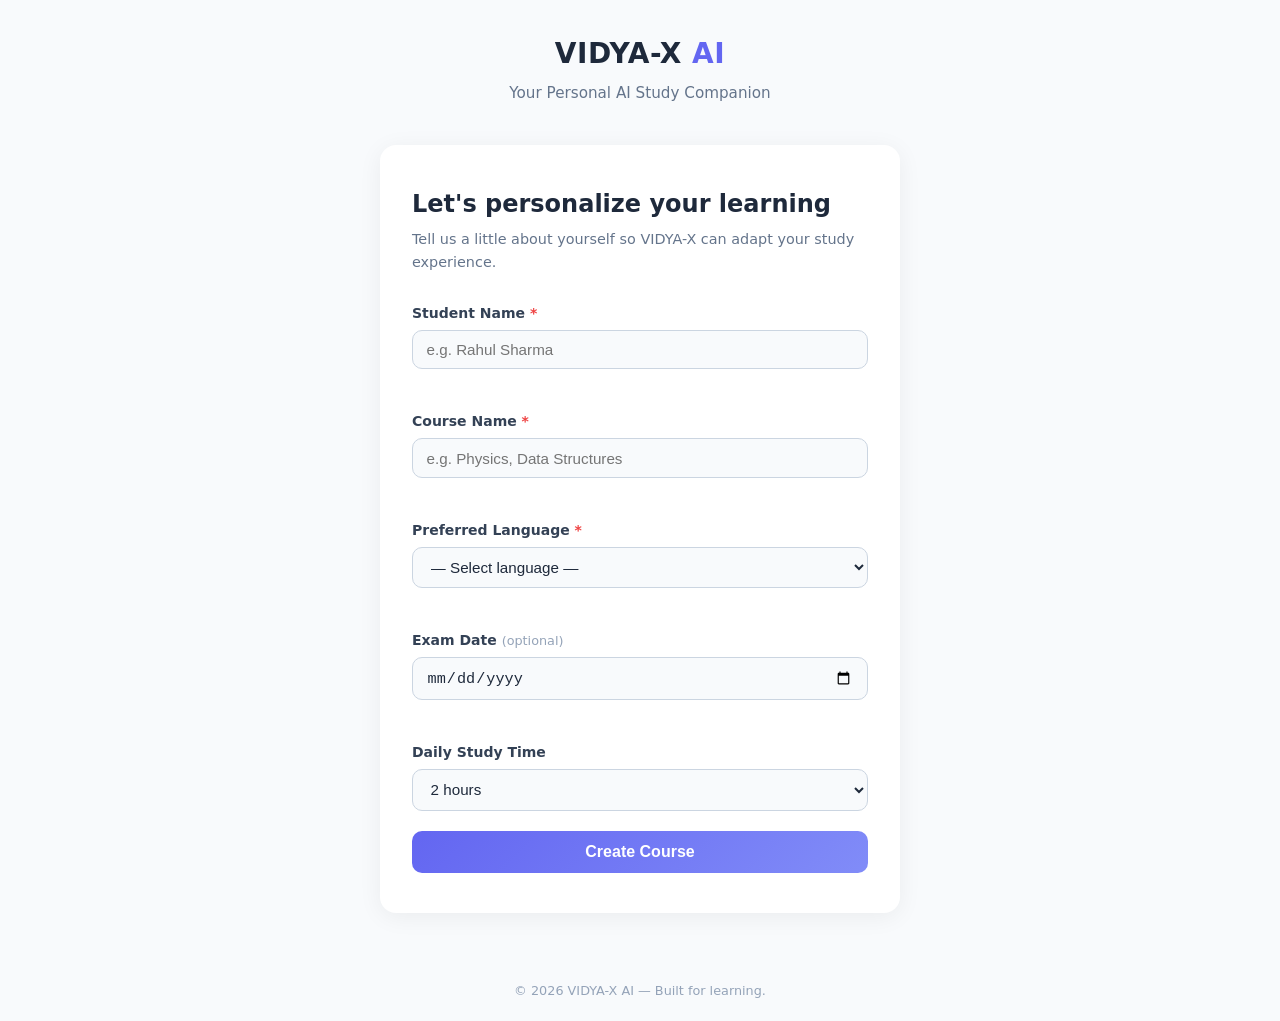
<file: frontend/index.html>
<!DOCTYPE html>
<html lang="en">
<head>
  <meta charset="UTF-8">
  <meta name="viewport" content="width=device-width, initial-scale=1.0">
  <title>VIDYA-X AI — Your Personal AI Study Companion</title>
  <link rel="stylesheet" href="css/style.css">
</head>
<body>

  <!-- ===== Header ===== -->
  <header class="site-header">
    <div class="logo">VIDYA-X <span class="logo-accent">AI</span></div>
    <p class="tagline">Your Personal AI Study Companion</p>
  </header>

  <!-- ===== Main Form Section ===== -->
  <main class="form-section">
    <div class="form-card">
      <h1 class="form-title">Let's personalize your learning</h1>
      <p class="form-subtitle">
        Tell us a little about yourself so VIDYA-X can adapt your study experience.
      </p>

      <form id="profileForm" novalidate>

        <!-- Student Name -->
        <div class="form-group">
          <label for="studentName">Student Name <span class="required">*</span></label>
          <input
            type="text"
            id="studentName"
            name="studentName"
            placeholder="e.g. Rahul Sharma"
            required
          >
          <span class="error-msg" id="studentNameError"></span>
        </div>

        <!-- Course Name -->
        <div class="form-group">
          <label for="courseName">Course Name <span class="required">*</span></label>
          <input
            type="text"
            id="courseName"
            name="courseName"
            placeholder="e.g. Physics, Data Structures"
            required
          >
          <span class="error-msg" id="courseNameError"></span>
        </div>

        <!-- Preferred Language -->
        <div class="form-group">
          <label for="preferredLanguage">Preferred Language <span class="required">*</span></label>
          <select id="preferredLanguage" name="preferredLanguage" required>
            <option value="">— Select language —</option>
            <option value="English">English</option>
            <option value="Hindi">Hindi</option>
            <option value="Hinglish">Hinglish</option>
          </select>
          <span class="error-msg" id="preferredLanguageError"></span>
        </div>

        <!-- Exam Date (optional) -->
        <div class="form-group">
          <label for="examDate">Exam Date <span class="optional-tag">(optional)</span></label>
          <input type="date" id="examDate" name="examDate">
          <span class="error-msg" id="examDateError"></span>
        </div>

        <!-- Daily Study Time -->
        <div class="form-group">
          <label for="dailyStudyTime">Daily Study Time</label>
          <select id="dailyStudyTime" name="dailyStudyTime">
            <option value="30 minutes">30 minutes</option>
            <option value="1 hour">1 hour</option>
            <option value="2 hours" selected>2 hours</option>
            <option value="3 hours">3 hours</option>
            <option value="4+ hours">4+ hours</option>
          </select>
        </div>

        <!-- Submit -->
        <button type="submit" class="btn-primary" id="submitBtn">
          Create Course
        </button>

        <!-- Success message (hidden by default) -->
        <div class="success-msg" id="successMsg">
          🎉 Your study profile is ready!
        </div>

      </form>
    </div>
  </main>

  <!-- ===== Footer ===== -->
  <footer class="site-footer">
    <p>&copy; 2026 VIDYA-X AI &mdash; Built for learning.</p>
  </footer>

  <script src="js/app.js"></script>
</body>
</html>
</file>
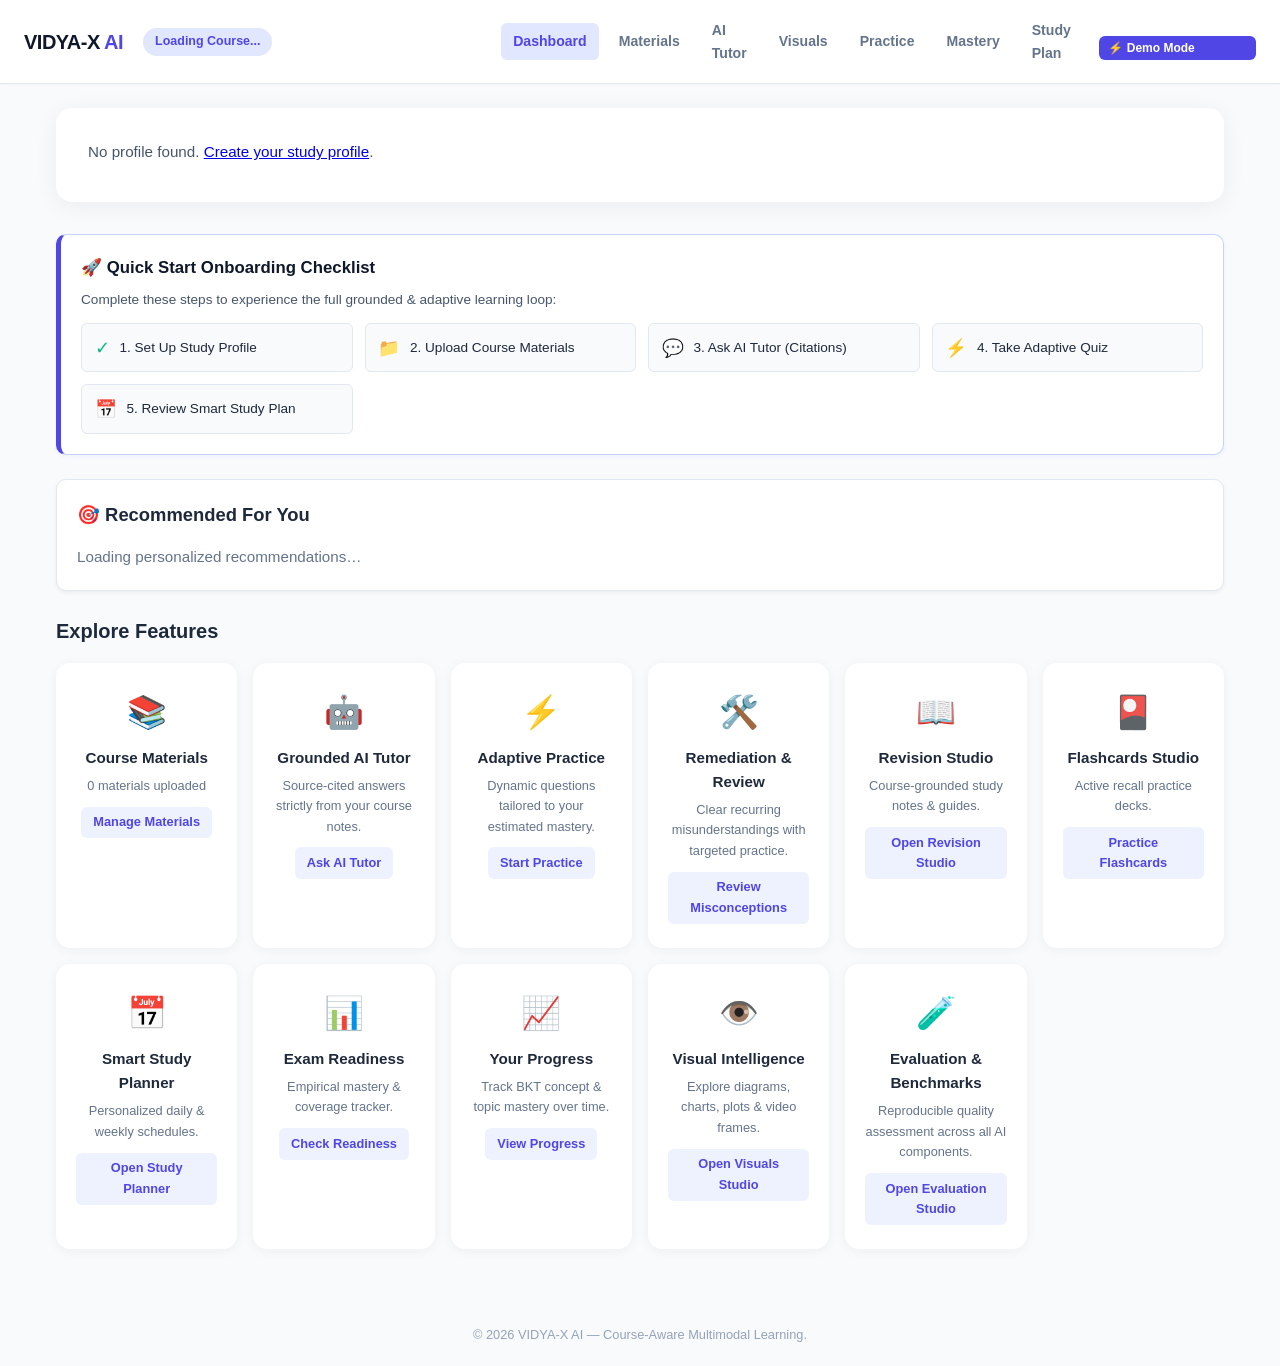
<file: frontend/pages/dashboard.html>
<!DOCTYPE html>
<html lang="en">
<head>
  <meta charset="UTF-8">
  <meta name="viewport" content="width=device-width, initial-scale=1.0">
  <title>Dashboard — VIDYA-X AI</title>
  <link rel="stylesheet" href="../css/style.css">
  <link rel="stylesheet" href="../css/app-shell.css">
</head>
<body>

  <!-- Demo Banner -->
  <div id="demoBanner" class="demo-banner" style="display: none;">
    <span>⚡ <strong>DEMO MODE ACTIVE:</strong> Exploring Newton's Laws &amp; Classical Mechanics</span>
    <div style="display:flex; gap:0.5rem;">
      <button onclick="window.VidyaDemo.resetDemo()">Reset Demo Data</button>
      <button onclick="window.VidyaDemo.exitDemo()">Exit Demo</button>
    </div>
  </div>

  <!-- Shared App Header -->
  <header class="app-header">
    <div class="header-left">
      <a href="dashboard.html" class="app-brand">VIDYA-X <span class="brand-accent">AI</span></a>
      <span class="course-context-pill" id="headerCourseName">Loading Course...</span>
    </div>
    <nav class="header-nav">
      <a href="dashboard.html" class="nav-item active">Dashboard</a>
      <a href="upload.html" class="nav-item">Materials</a>
      <a href="tutor.html" class="nav-item">AI Tutor</a>
      <a href="visuals.html" class="nav-item">Visuals</a>
      <a href="quiz.html" class="nav-item">Practice</a>
      <a href="progress.html" class="nav-item">Mastery</a>
      <a href="study-plan.html" class="nav-item">Study Plan</a>
      <button id="demoToggleBtn" class="btn-primary" style="font-size:0.75rem; padding:0.3rem 0.6rem; margin-left:0.5rem;" onclick="window.VidyaDemo.initDemo()">⚡ Demo Mode</button>
    </nav>
  </header>

  <!-- Dashboard Main Container -->
  <main class="dashboard-section" style="max-width: 1200px; margin: 1.5rem auto; padding: 0 1rem;">

    <!-- Welcome Profile Card -->
    <div class="dashboard-welcome" id="dashboardWelcome">
      <!-- Filled by JS -->
    </div>

    <!-- First-Time Onboarding Checklist (Step 15) -->
    <div class="onboarding-card" id="onboardingCard">
      <h3>🚀 Quick Start Onboarding Checklist</h3>
      <p style="margin: 0; font-size: 0.85rem; color: #475569;">Complete these steps to experience the full grounded &amp; adaptive learning loop:</p>
      <div class="checklist-items">
        <a href="../index.html" class="checklist-step">
          <span class="step-icon step-done">✓</span>
          <span>1. Set Up Study Profile</span>
        </a>
        <a href="upload.html" class="checklist-step">
          <span class="step-icon" id="checkMat">📁</span>
          <span>2. Upload Course Materials</span>
        </a>
        <a href="tutor.html" class="checklist-step">
          <span class="step-icon" id="checkTutor">💬</span>
          <span>3. Ask AI Tutor (Citations)</span>
        </a>
        <a href="quiz.html?mode=adaptive" class="checklist-step">
          <span class="step-icon" id="checkQuiz">⚡</span>
          <span>4. Take Adaptive Quiz</span>
        </a>
        <a href="study-plan.html" class="checklist-step">
          <span class="step-icon" id="checkPlan">📅</span>
          <span>5. Review Smart Study Plan</span>
        </a>
      </div>
    </div>

    <!-- Recommended For You (Step 9) -->
    <div class="recommendations-section" style="margin-top: 1.5rem; margin-bottom: 1.5rem; padding: 1.25rem; background: #ffffff; border: 1px solid #e2e8f0; border-radius: 10px; box-shadow: 0 2px 4px rgba(0,0,0,0.05);">
      <h2 class="section-heading" style="margin-top: 0; display: flex; align-items: center; gap: 0.5rem; font-size: 1.15rem; color: #1e293b;">
        🎯 Recommended For You
      </h2>
      <div id="recommendationsBox">
        <p style="color: #64748b; font-size: 0.95rem;">Loading personalized recommendations&hellip;</p>
      </div>
    </div>

    <!-- Needs Attention / Misconceptions (Step 10) -->
    <div class="misconceptions-section" id="needsAttentionSection" style="margin-top: 1.5rem; margin-bottom: 1.5rem; padding: 1.25rem; background: #fff5f5; border: 1px solid #fed7d7; border-left: 5px solid #e53e3e; border-radius: 10px; box-shadow: 0 2px 4px rgba(0,0,0,0.05);" hidden>
      <h2 class="section-heading" style="margin-top: 0; display: flex; align-items: center; gap: 0.5rem; font-size: 1.15rem; color: #9b2c2c;">
        ⚠️ Needs Attention — Active Misconceptions
      </h2>
      <div id="misconceptionsBox">
        <!-- Filled by JS -->
      </div>
    </div>

    <!-- Feature cards -->
    <h2 class="section-heading" style="font-size: 1.25rem; margin-bottom: 1rem;">Explore Features</h2>

    <div class="feature-grid">
      <div class="feature-card" id="materialsCard">
        <span class="feature-icon">📚</span>
        <h3>Course Materials</h3>
        <p id="materialsCount">Loading materials count...</p>
        <a href="upload.html" class="card-link">Manage Materials</a>
      </div>

      <div class="feature-card">
        <span class="feature-icon">🤖</span>
        <h3>Grounded AI Tutor</h3>
        <p>Source-cited answers strictly from your course notes.</p>
        <a href="tutor.html" class="card-link" style="font-weight: 600;">Ask AI Tutor</a>
      </div>

      <div class="feature-card">
        <span class="feature-icon">⚡</span>
        <h3>Adaptive Practice</h3>
        <p>Dynamic questions tailored to your estimated mastery.</p>
        <a href="quiz.html?mode=adaptive" class="card-link" style="font-weight: 600;">Start Practice</a>
      </div>

      <div class="feature-card">
        <span class="feature-icon">🛠️</span>
        <h3>Remediation &amp; Review</h3>
        <p>Clear recurring misunderstandings with targeted practice.</p>
        <a href="remediation.html" class="card-link">Review Misconceptions</a>
      </div>

      <div class="feature-card">
        <span class="feature-icon">📖</span>
        <h3>Revision Studio</h3>
        <p id="revisionCount">Course-grounded study notes &amp; guides.</p>
        <a href="revision.html" class="card-link" style="font-weight: 600;">Open Revision Studio</a>
      </div>

      <div class="feature-card">
        <span class="feature-icon">🎴</span>
        <h3>Flashcards Studio</h3>
        <p id="flashcardCount">Active recall practice decks.</p>
        <a href="flashcards.html" class="card-link" style="font-weight: 600;">Practice Flashcards</a>
      </div>

      <div class="feature-card">
        <span class="feature-icon">📅</span>
        <h3>Smart Study Planner</h3>
        <p id="todayTasksCount">Personalized daily &amp; weekly schedules.</p>
        <a href="study-plan.html" class="card-link" style="font-weight: 600;">Open Study Planner</a>
      </div>

      <div class="feature-card">
        <span class="feature-icon">📊</span>
        <h3>Exam Readiness</h3>
        <p id="readinessSummary">Empirical mastery &amp; coverage tracker.</p>
        <a href="exam-readiness.html" class="card-link" style="font-weight: 600;">Check Readiness</a>
      </div>

      <div class="feature-card">
        <span class="feature-icon">📈</span>
        <h3>Your Progress</h3>
        <p>Track BKT concept &amp; topic mastery over time.</p>
        <a href="progress.html" class="card-link">View Progress</a>
      </div>

      <div class="feature-card">
        <span class="feature-icon">👁️</span>
        <h3>Visual Intelligence</h3>
        <p id="visualsCount">Explore diagrams, charts, plots &amp; video frames.</p>
        <a href="visuals.html" class="card-link" style="font-weight: 600;">Open Visuals Studio</a>
      </div>

      <div class="feature-card">
        <span class="feature-icon">🧪</span>
        <h3>Evaluation &amp; Benchmarks</h3>
        <p id="evaluationRunSummary">Reproducible quality assessment across all AI components.</p>
        <a href="evaluation.html" class="card-link" style="font-weight: 600;">Open Evaluation Studio</a>
      </div>
    </div>

  </main>

  <footer class="site-footer">
    <p>&copy; 2026 VIDYA-X AI &mdash; Course-Aware Multimodal Learning.</p>
  </footer>

  <script src="../config.js"></script>
  <script src="../js/api.js"></script>
  <script src="../js/demo-mode.js"></script>
  <script src="../js/app.js"></script>
</body>
</html>
</file>
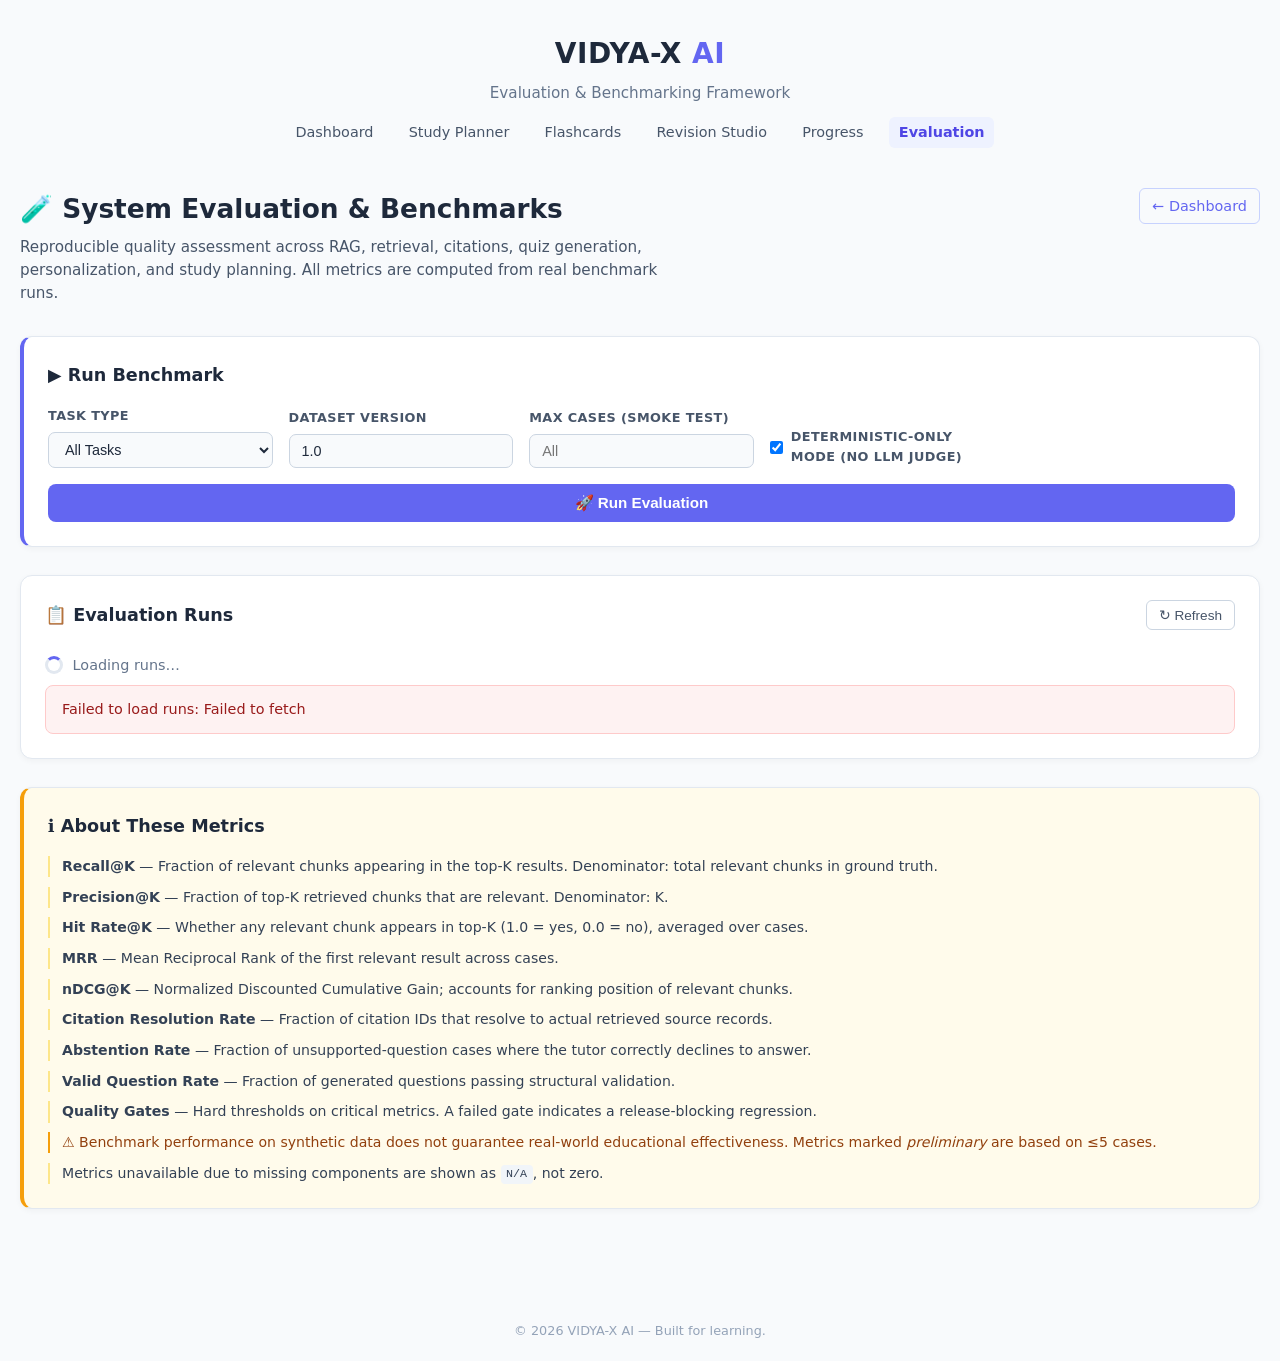
<file: frontend/pages/evaluation.html>
<!DOCTYPE html>
<html lang="en">
<head>
  <meta charset="UTF-8">
  <meta name="viewport" content="width=device-width, initial-scale=1.0">
  <title>Evaluation & Benchmarks — VIDYA-X AI</title>
  <link rel="stylesheet" href="../css/style.css">
  <link rel="stylesheet" href="../css/evaluation.css">
</head>
<body>

  <!-- ===== Header ===== -->
  <header class="site-header">
    <div class="logo">VIDYA-X <span class="logo-accent">AI</span></div>
    <p class="tagline">Evaluation &amp; Benchmarking Framework</p>
    <nav class="nav-links">
      <a href="dashboard.html">Dashboard</a>
      <a href="study-plan.html">Study Planner</a>
      <a href="flashcards.html">Flashcards</a>
      <a href="revision.html">Revision Studio</a>
      <a href="progress.html">Progress</a>
      <a href="evaluation.html" class="active">Evaluation</a>
    </nav>
  </header>

  <!-- ===== Main ===== -->
  <main class="eval-main">

    <!-- ── Page Title ── -->
    <div class="eval-page-header">
      <div>
        <h1 class="eval-page-title">🧪 System Evaluation &amp; Benchmarks</h1>
        <p class="eval-page-subtitle">
          Reproducible quality assessment across RAG, retrieval, citations, quiz generation, 
          personalization, and study planning. All metrics are computed from real benchmark runs.
        </p>
      </div>
      <a href="dashboard.html" class="back-link">&#8592; Dashboard</a>
    </div>

    <!-- ── Run Controls ── -->
    <section class="eval-section eval-controls-card">
      <h2 class="eval-section-title">▶ Run Benchmark</h2>
      <div class="controls-grid">
        <div class="control-group">
          <label for="taskTypeSelect">Task Type</label>
          <select id="taskTypeSelect">
            <option value="">All Tasks</option>
            <option value="retrieval">Retrieval</option>
            <option value="rag">RAG / Grounded Answers</option>
            <option value="citation">Citations</option>
            <option value="quiz">Quiz Quality</option>
            <option value="personalization">Personalization</option>
            <option value="study_plan">Study Planner</option>
          </select>
        </div>
        <div class="control-group">
          <label for="datasetVersionInput">Dataset Version</label>
          <input type="text" id="datasetVersionInput" value="1.0" placeholder="1.0">
        </div>
        <div class="control-group">
          <label for="maxCasesInput">Max Cases (smoke test)</label>
          <input type="number" id="maxCasesInput" placeholder="All" min="1" max="200">
        </div>
        <div class="control-group control-group--checkbox">
          <label class="checkbox-label">
            <input type="checkbox" id="deterministicOnly" checked>
            Deterministic-only mode (no LLM judge)
          </label>
        </div>
        <div class="control-group control-group--action">
          <button class="btn-run" id="triggerRunBtn">🚀 Run Evaluation</button>
        </div>
      </div>
      <div id="runStatus" class="run-status" hidden></div>
    </section>

    <!-- ── Run History ── -->
    <section class="eval-section">
      <div class="section-header-row">
        <h2 class="eval-section-title">📋 Evaluation Runs</h2>
        <button class="btn-refresh" id="refreshRunsBtn" title="Refresh run list">↻ Refresh</button>
      </div>

      <div id="runsLoading" class="eval-loading">
        <div class="spinner-sm"></div> Loading runs…
      </div>
      <div id="runsEmpty" class="eval-empty" hidden>
        No evaluation runs yet. Click <strong>Run Evaluation</strong> above to start.
      </div>
      <div id="runsError" class="eval-error" hidden></div>

      <div id="runsTable" hidden>
        <table class="eval-table" id="runsTableEl">
          <thead>
            <tr>
              <th>Run ID</th>
              <th>Timestamp</th>
              <th>Dataset</th>
              <th>Cases</th>
              <th>Passed</th>
              <th>Failed</th>
              <th>Gate</th>
              <th></th>
            </tr>
          </thead>
          <tbody id="runsTableBody"></tbody>
        </table>
      </div>
    </section>

    <!-- ── Run Detail (shown when a run is selected) ── -->
    <div id="runDetail" hidden>

      <!-- Quality Gate Banner -->
      <div id="qualityGateBanner" class="gate-banner"></div>

      <!-- Metrics Summary Cards -->
      <section class="eval-section">
        <h2 class="eval-section-title">📊 Metrics Overview</h2>
        <div id="metricCategoryCards" class="metric-category-grid"></div>
      </section>

      <!-- Full Metrics Table -->
      <section class="eval-section">
        <div class="section-header-row">
          <h2 class="eval-section-title">📐 All Metrics</h2>
          <small id="metricSampleNote" class="sample-note"></small>
        </div>
        <div id="metricsLoading" class="eval-loading">
          <div class="spinner-sm"></div> Loading metrics…
        </div>
        <div id="metricsError" class="eval-error" hidden></div>
        <div id="metricsTableWrap" hidden>
          <table class="eval-table" id="metricsTableEl">
            <thead>
              <tr>
                <th>Metric</th>
                <th>Category</th>
                <th>Value</th>
                <th>Cases (n)</th>
                <th>Failed / N/A</th>
                <th>Gate</th>
                <th>Definition</th>
              </tr>
            </thead>
            <tbody id="metricsTableBody"></tbody>
          </table>
        </div>
      </section>

      <!-- Case Results Table -->
      <section class="eval-section">
        <div class="section-header-row">
          <h2 class="eval-section-title">🔍 Case Results</h2>
          <div class="case-filter-row">
            <select id="caseFilterStatus">
              <option value="">All statuses</option>
              <option value="pass">Pass</option>
              <option value="fail">Fail</option>
              <option value="skip">Skip / N/A</option>
              <option value="error">Error</option>
            </select>
            <select id="caseFilterType">
              <option value="">All task types</option>
              <option value="retrieval">Retrieval</option>
              <option value="rag">RAG</option>
              <option value="citation">Citation</option>
              <option value="quiz">Quiz</option>
              <option value="personalization">Personalization</option>
              <option value="study_plan">Study Plan</option>
            </select>
          </div>
        </div>
        <div id="casesLoading" class="eval-loading">
          <div class="spinner-sm"></div> Loading case results…
        </div>
        <div id="casesError" class="eval-error" hidden></div>
        <div id="casesTableWrap" hidden>
          <table class="eval-table eval-table--cases" id="casesTableEl">
            <thead>
              <tr>
                <th>Case ID</th>
                <th>Task</th>
                <th>Status</th>
                <th>Score</th>
                <th>Message</th>
              </tr>
            </thead>
            <tbody id="casesTableBody"></tbody>
          </table>
          <p id="casesCount" class="cases-count"></p>
        </div>
      </section>

      <!-- Run Metadata -->
      <section class="eval-section eval-meta-card">
        <h2 class="eval-section-title">🔧 Run Metadata</h2>
        <pre id="runMetadataPre" class="meta-pre"></pre>
      </section>

    </div><!-- /#runDetail -->

    <!-- ── Definitions & Notices ── -->
    <section class="eval-section eval-notice-card">
      <h2 class="eval-section-title">ℹ️ About These Metrics</h2>
      <ul class="notice-list">
        <li><strong>Recall@K</strong> — Fraction of relevant chunks appearing in the top-K results. Denominator: total relevant chunks in ground truth.</li>
        <li><strong>Precision@K</strong> — Fraction of top-K retrieved chunks that are relevant. Denominator: K.</li>
        <li><strong>Hit Rate@K</strong> — Whether any relevant chunk appears in top-K (1.0 = yes, 0.0 = no), averaged over cases.</li>
        <li><strong>MRR</strong> — Mean Reciprocal Rank of the first relevant result across cases.</li>
        <li><strong>nDCG@K</strong> — Normalized Discounted Cumulative Gain; accounts for ranking position of relevant chunks.</li>
        <li><strong>Citation Resolution Rate</strong> — Fraction of citation IDs that resolve to actual retrieved source records.</li>
        <li><strong>Abstention Rate</strong> — Fraction of unsupported-question cases where the tutor correctly declines to answer.</li>
        <li><strong>Valid Question Rate</strong> — Fraction of generated questions passing structural validation.</li>
        <li><strong>Quality Gates</strong> — Hard thresholds on critical metrics. A failed gate indicates a release-blocking regression.</li>
        <li class="notice-warning">⚠️ Benchmark performance on synthetic data does not guarantee real-world educational effectiveness. Metrics marked <em>preliminary</em> are based on ≤5 cases.</li>
        <li>Metrics unavailable due to missing components are shown as <code>N/A</code>, not zero.</li>
      </ul>
    </section>

  </main>

  <!-- ===== Footer ===== -->
  <footer class="site-footer">
    <p>&copy; 2026 VIDYA-X AI &mdash; Built for learning.</p>
  </footer>

  <script src="../js/evaluation.js"></script>
</body>
</html>
</file>
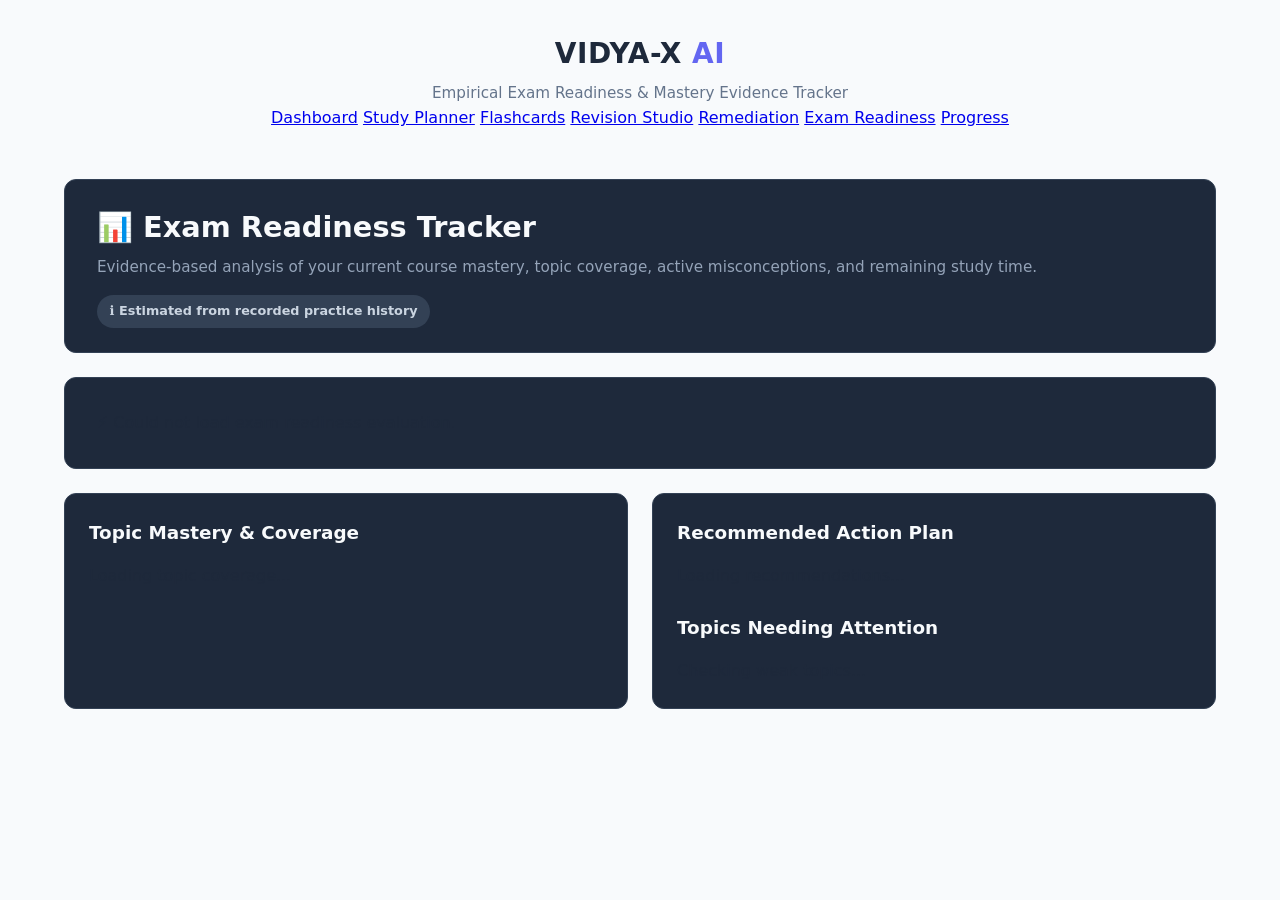
<file: frontend/pages/exam-readiness.html>
<!DOCTYPE html>
<html lang="en">
<head>
  <meta charset="UTF-8">
  <meta name="viewport" content="width=device-width, initial-scale=1.0">
  <title>Exam Readiness Tracker — VIDYA-X AI</title>
  <link rel="stylesheet" href="../css/style.css">
  <link rel="stylesheet" href="../css/exam-readiness.css">
</head>
<body>

  <!-- ===== Header ===== -->
  <header class="site-header">
    <div class="logo">VIDYA-X <span class="logo-accent">AI</span></div>
    <p class="tagline">Empirical Exam Readiness & Mastery Evidence Tracker</p>
    <nav class="nav-links">
      <a href="dashboard.html">Dashboard</a>
      <a href="study-plan.html">Study Planner</a>
      <a href="flashcards.html">Flashcards</a>
      <a href="revision.html">Revision Studio</a>
      <a href="remediation.html">Remediation</a>
      <a href="exam-readiness.html" class="active">Exam Readiness</a>
      <a href="progress.html">Progress</a>
    </nav>
  </header>

  <main class="readiness-container">

    <!-- Header Card -->
    <div class="readiness-header-card">
      <div>
        <h2>📊 Exam Readiness Tracker</h2>
        <p class="subtitle">Evidence-based analysis of your current course mastery, topic coverage, active misconceptions, and remaining study time.</p>
      </div>
      <div class="disclaimer-badge">
        <span>ℹ️ Estimated from recorded practice history</span>
      </div>
    </div>

    <!-- Category Summary Card -->
    <div id="readinessCategoryCard" class="category-card card">
      <div class="loading-state">
        <div class="spinner"></div>
        <p>Evaluating exam readiness from learner evidence...</p>
      </div>
    </div>

    <div class="readiness-grid">

      <!-- LEFT: Mastery & Coverage Breakdown -->
      <section class="readiness-panel">
        <h3 class="panel-title">Topic Mastery & Coverage</h3>
        <div id="topicCoverageList" class="topic-coverage-list">
          <div class="loading-state"><p>Loading topic coverage...</p></div>
        </div>
      </section>

      <!-- RIGHT: Action Plan & Next Steps -->
      <section class="readiness-panel">
        <h3 class="panel-title">Recommended Action Plan</h3>
        <div id="actionPlanContainer" class="action-plan-container">
          <div class="loading-state"><p>Loading recommendations...</p></div>
        </div>

        <h3 class="panel-title" style="margin-top: 1.5rem;">Topics Needing Attention</h3>
        <div id="weakTopicsContainer" class="weak-topics-container">
          <div class="loading-state"><p>Checking weak topics...</p></div>
        </div>
      </section>

    </div>

  </main>

  <script src="../js/exam-readiness.js"></script>
</body>
</html>
</file>
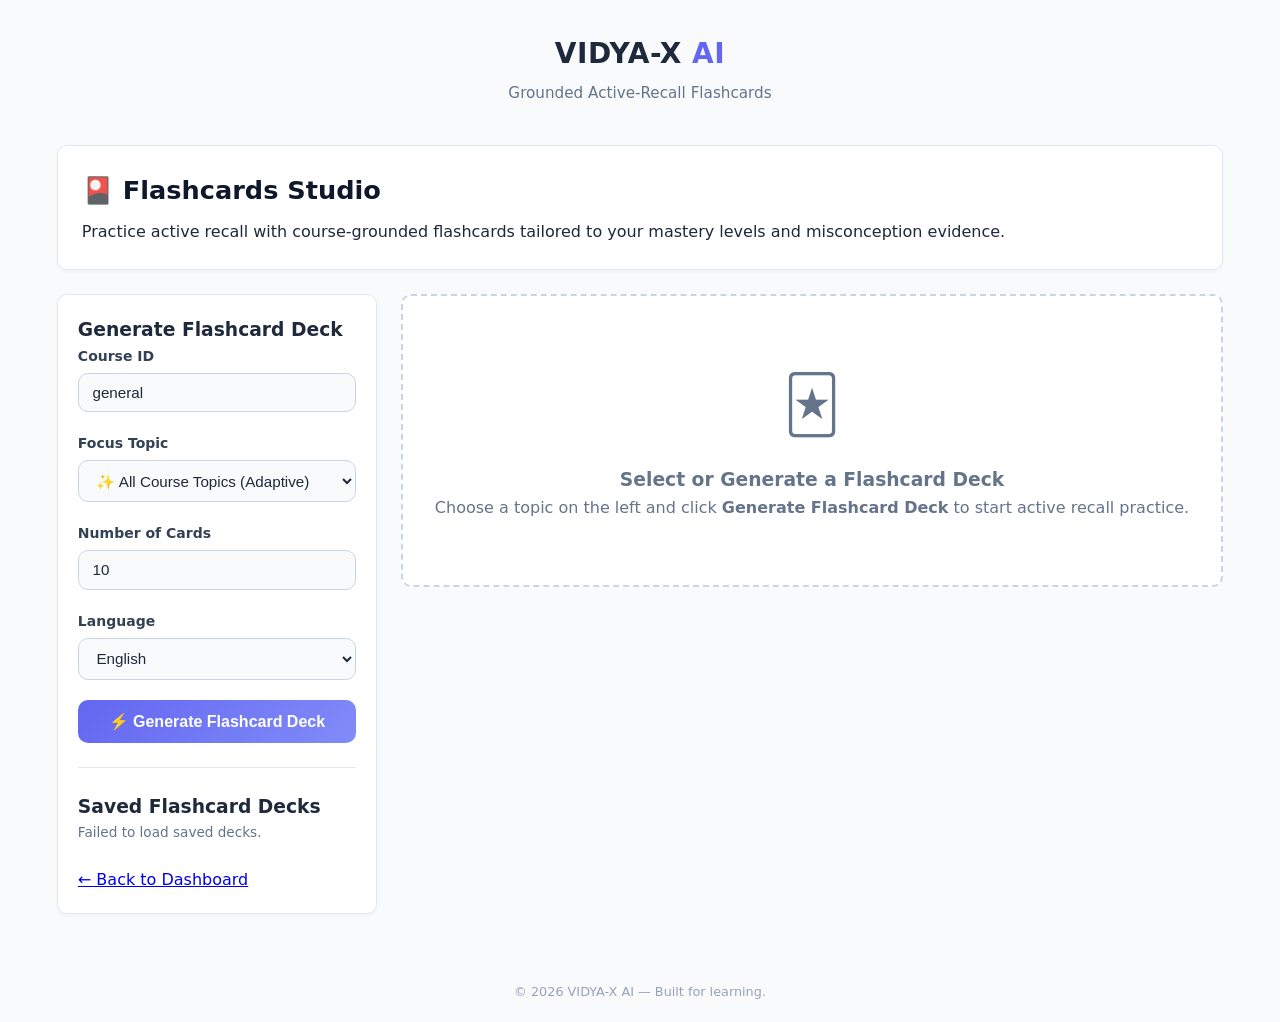
<file: frontend/pages/flashcards.html>
<!DOCTYPE html>
<html lang="en">
<head>
  <meta charset="UTF-8">
  <meta name="viewport" content="width=device-width, initial-scale=1.0">
  <title>Flashcards Studio — VIDYA-X AI</title>
  <link rel="stylesheet" href="../css/style.css">
  <link rel="stylesheet" href="../css/flashcards.css">
</head>
<body>

  <!-- ===== Header ===== -->
  <header class="site-header">
    <div class="logo">VIDYA-X <span class="logo-accent">AI</span></div>
    <p class="tagline">Grounded Active-Recall Flashcards</p>
  </header>

  <main class="flashcards-container">

    <!-- Title Card -->
    <div class="flashcards-header-card">
      <h2>🎴 Flashcards Studio</h2>
      <p class="subtitle">Practice active recall with course-grounded flashcards tailored to your mastery levels and misconception evidence.</p>
    </div>

    <div class="flashcards-layout">

      <!-- ===== LEFT SIDEBAR: Generator & Saved Decks ===== -->
      <aside class="sidebar-panel">
        <h3 class="panel-subtitle">Generate Flashcard Deck</h3>

        <form id="deckForm">
          <div class="form-group">
            <label for="courseIdInput">Course ID</label>
            <input type="text" id="courseIdInput" placeholder="e.g. physics-101" required>
          </div>

          <div class="form-group">
            <label for="topicSelect">Focus Topic</label>
            <select id="topicSelect">
              <option value="">✨ All Course Topics (Adaptive)</option>
            </select>
          </div>

          <div class="form-group">
            <label for="cardCountInput">Number of Cards</label>
            <input type="number" id="cardCountInput" min="3" max="30" value="10">
          </div>

          <div class="form-group">
            <label for="languageSelect">Language</label>
            <select id="languageSelect">
              <option value="English" selected>English</option>
              <option value="Hindi">Hindi</option>
              <option value="Hinglish">Hinglish</option>
            </select>
          </div>

          <div id="deckFormError" class="form-error" hidden></div>

          <button type="submit" id="generateDeckBtn" class="btn-primary" style="width: 100%; margin-top: 1rem;">⚡ Generate Flashcard Deck</button>
        </form>

        <hr style="margin: 1.5rem 0; border: none; border-top: 1px solid #e2e8f0;">

        <!-- Saved Decks -->
        <h3 class="panel-subtitle">Saved Flashcard Decks</h3>
        <div id="savedDecksList">
          <p style="color: #64748b; font-size: 0.85rem;">Loading saved decks&hellip;</p>
        </div>

        <a href="dashboard.html" class="back-link" style="display: inline-block; margin-top: 1.5rem;">&#8592; Back to Dashboard</a>
      </aside>

      <!-- ===== MAIN AREA: Interactive Flashcard Viewer ===== -->
      <section class="viewer-panel">

        <!-- Placeholder State -->
        <div id="placeholderState" class="placeholder-box">
          <div class="placeholder-icon">🃏</div>
          <h3>Select or Generate a Flashcard Deck</h3>
          <p>Choose a topic on the left and click <strong>Generate Flashcard Deck</strong> to start active recall practice.</p>
        </div>

        <!-- Loading State -->
        <div id="loadingState" class="loading-box" hidden>
          <div class="spinner"></div>
          <p id="loadingText">Generating course-grounded flashcards&hellip;</p>
        </div>

        <!-- Flashcard Studio Active Viewer -->
        <div id="deckViewer" class="deck-viewer-card" hidden>

          <!-- Header & Controls -->
          <div class="viewer-top-bar">
            <div>
              <h3 id="deckTitle" class="deck-title"></h3>
              <span id="cardCounter" class="card-counter">Card 1 of 10</span>
            </div>
            <div class="viewer-actions">
              <button id="shuffleBtn" class="btn-secondary" style="padding: 0.35rem 0.75rem; font-size: 0.85rem;">🔀 Shuffle</button>
            </div>
          </div>

          <!-- Progress Bar -->
          <div class="progress-bar-wrap">
            <div id="progressFill" class="progress-bar-fill"></div>
          </div>

          <!-- The Flashcard (Flip Container) -->
          <div id="cardBox" class="flashcard-box">
            
            <!-- Front Face -->
            <div id="cardFront" class="card-face front-face">
              <div class="card-badge" id="cardTypeBadge">Concept</div>
              <div class="card-prompt" id="cardPrompt">Loading question prompt&hellip;</div>
              <div class="flip-hint">👆 Click anywhere on card or press 'Reveal Answer'</div>
            </div>

            <!-- Back Face (Revealed) -->
            <div id="cardBack" class="card-face back-face" hidden>
              <div class="card-badge success-badge" id="cardTypeBadgeBack">Answer</div>
              <div class="card-answer" id="cardAnswer"></div>
              <div class="card-explanation" id="cardExplanation"></div>
              
              <!-- Citations -->
              <div id="cardCitations" class="card-citations" hidden>
                <span class="citation-label">📍 Verified Source:</span>
                <span id="citationText"></span>
              </div>
            </div>

          </div>

          <!-- Reveal & Navigation Bar -->
          <div class="controls-bar">
            <button id="prevCardBtn" class="btn-secondary">← Previous</button>
            <button id="revealBtn" class="btn-primary" style="min-width: 140px;">Eye Reveal Answer</button>
            <button id="nextCardBtn" class="btn-secondary">Next →</button>
          </div>

          <!-- Recall Rating Bar (Shown when answer revealed) -->
          <div id="ratingBar" class="rating-bar" hidden>
            <p class="rating-prompt">Rate your recall of this card:</p>
            <div class="rating-buttons">
              <button class="rate-btn btn-again" data-rating="again">🔴 Again</button>
              <button class="rate-btn btn-hard" data-rating="hard">🟠 Hard</button>
              <button class="rate-btn btn-good" data-rating="good">🟢 Good</button>
              <button class="rate-btn btn-easy" data-rating="easy">🔵 Easy</button>
            </div>
          </div>

        </div>

        <!-- Deck Completion Summary Card -->
        <div id="summaryCard" class="summary-card" hidden>
          <div style="font-size: 3rem; margin-bottom: 0.5rem;">🎉</div>
          <h2>Deck Complete!</h2>
          <p style="color: #475569; margin-bottom: 1.5rem;">Great active recall session! You reviewed all cards in this deck.</p>
          <div id="reviewStats" class="review-stats"></div>
          <div style="margin-top: 1.5rem; display: flex; gap: 1rem; justify-content: center;">
            <button id="restartDeckBtn" class="btn-primary">🔄 Review Deck Again</button>
            <a href="dashboard.html" class="btn-secondary">Back to Dashboard</a>
          </div>
        </div>

      </section>

    </div>

  </main>

  <footer class="site-footer">
    <p>&copy; 2026 VIDYA-X AI &mdash; Built for learning.</p>
  </footer>

  <script src="../js/flashcards.js"></script>
</body>
</html>
</file>
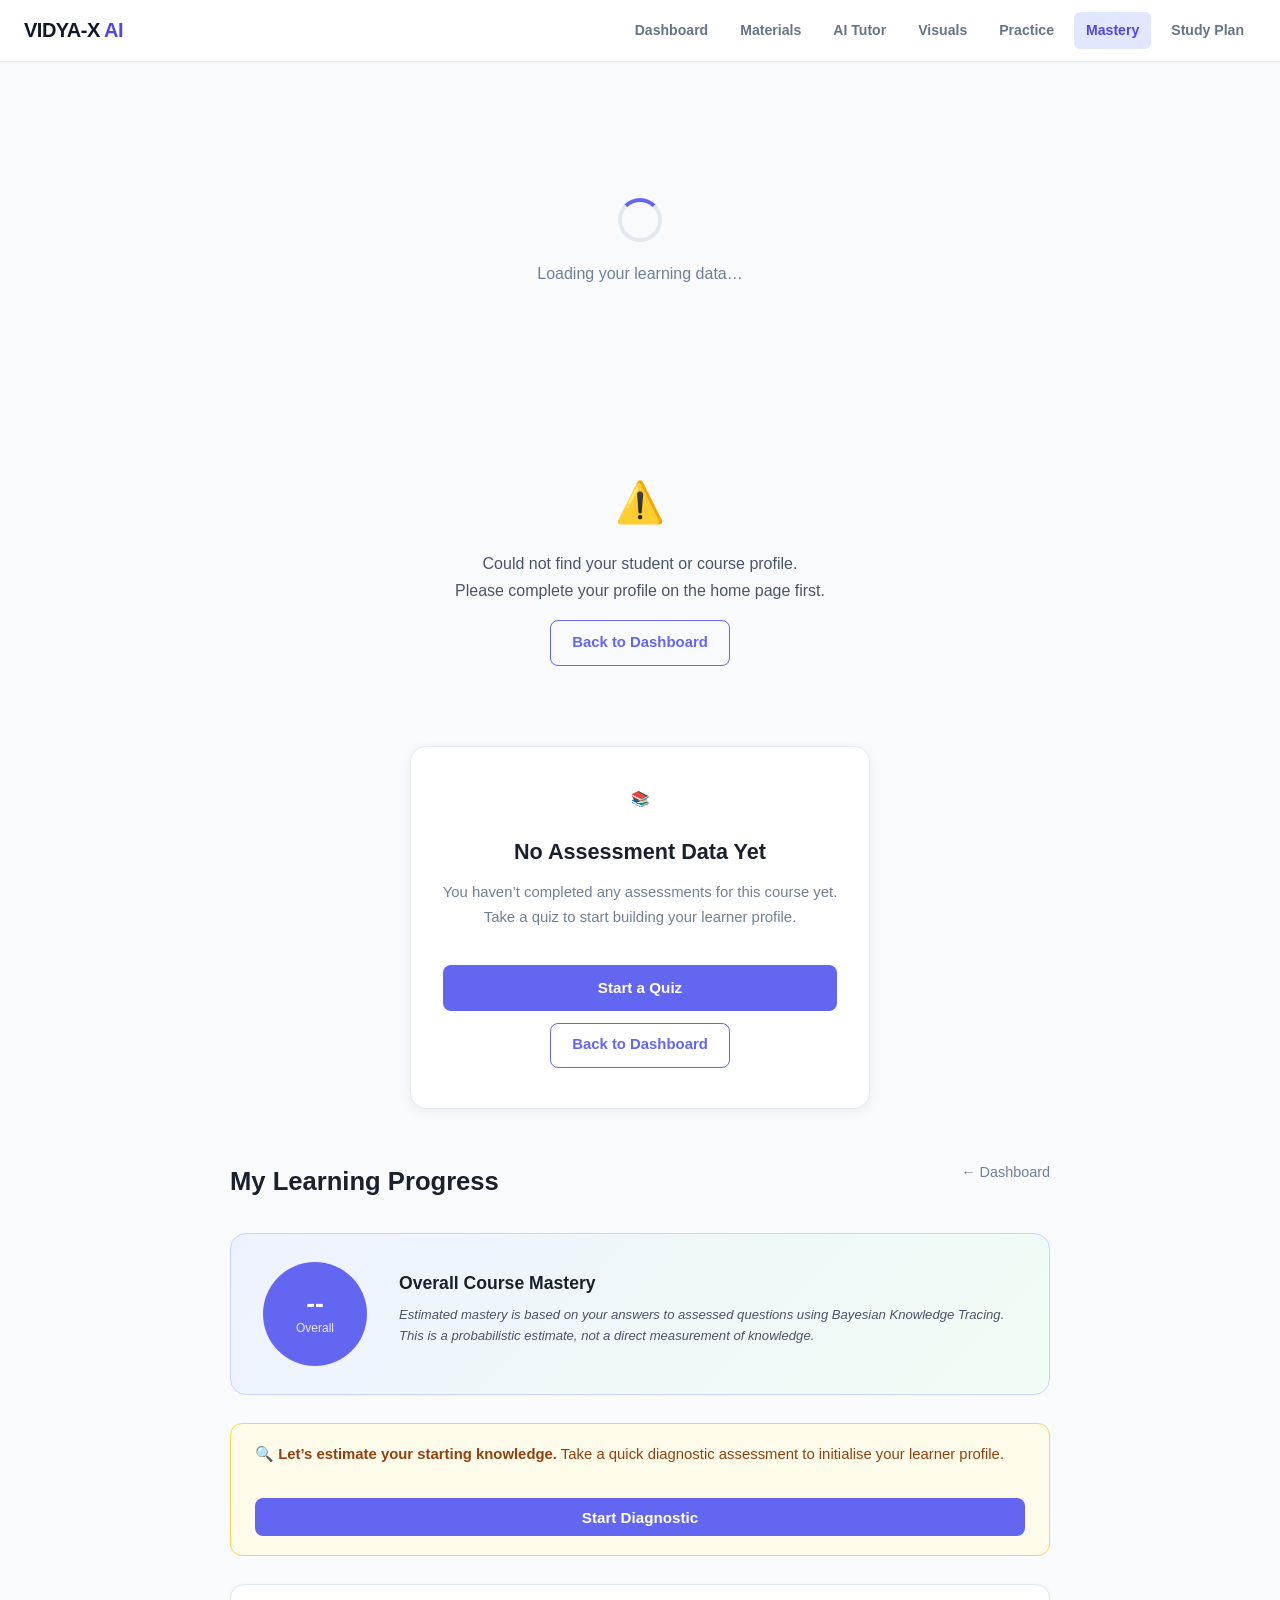
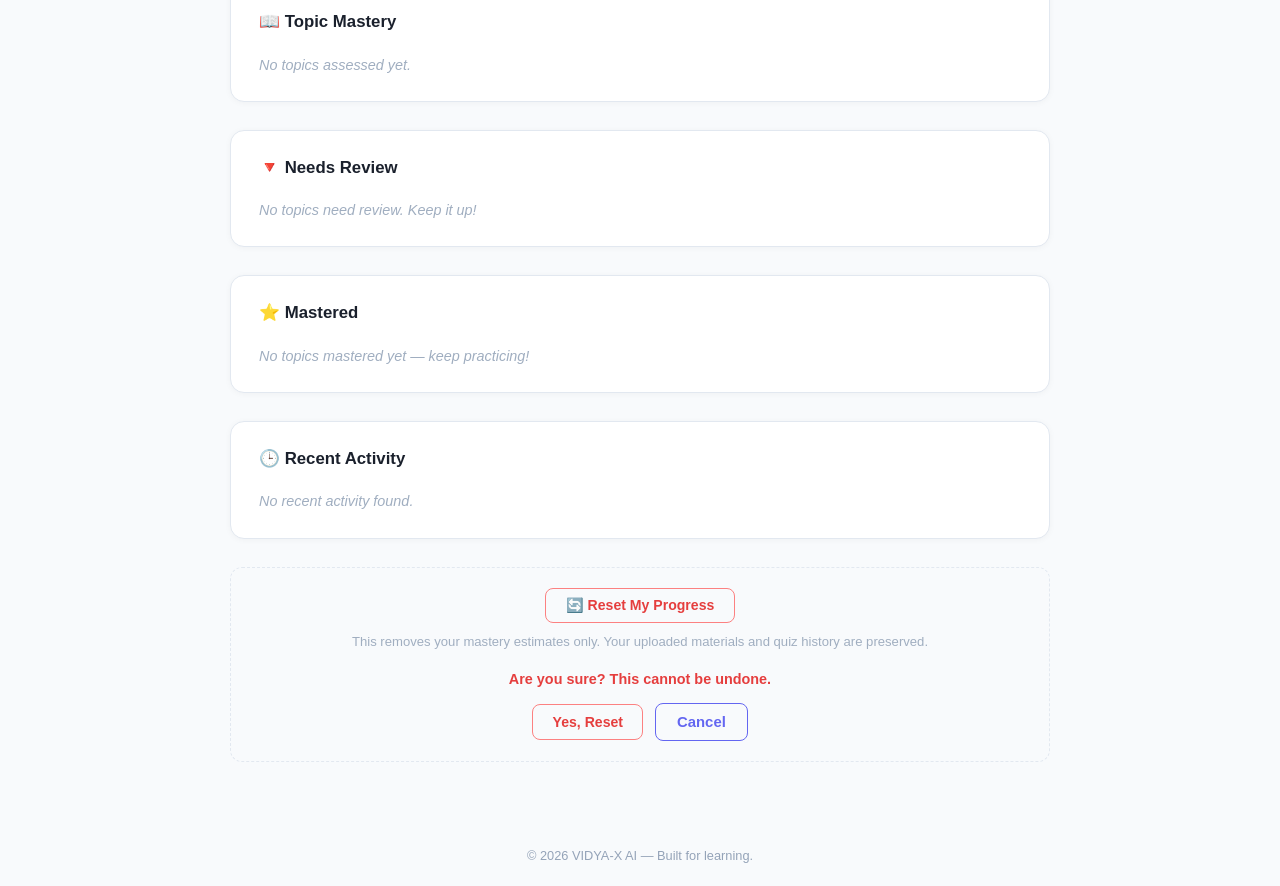
<file: frontend/pages/progress.html>
<!DOCTYPE html>
<html lang="en">
<head>
  <meta charset="UTF-8">
  <meta name="viewport" content="width=device-width, initial-scale=1.0">
  <title>My Progress — VIDYA-X AI</title>
  <link rel="stylesheet" href="../css/style.css">
  <link rel="stylesheet" href="../css/app-shell.css">
  <link rel="stylesheet" href="../css/progress.css">
</head>
<body>

  <!-- App Header -->
  <header class="app-header">
    <div class="header-left">
      <a href="dashboard.html" class="app-brand">VIDYA-X <span class="brand-accent">AI</span></a>
    </div>
    <nav class="header-nav">
      <a href="dashboard.html" class="nav-item">Dashboard</a>
      <a href="upload.html" class="nav-item">Materials</a>
      <a href="tutor.html" class="nav-item">AI Tutor</a>
      <a href="visuals.html" class="nav-item">Visuals</a>
      <a href="quiz.html" class="nav-item">Practice</a>
      <a href="progress.html" class="nav-item active">Mastery</a>
      <a href="study-plan.html" class="nav-item">Study Plan</a>
    </nav>
  </header>

  <!-- ===== Main ===== -->
  <main class="progress-main" id="progressMain">

    <!-- ── Loading State ── -->
    <div class="progress-loading" id="progressLoading">
      <div class="spinner"></div>
      <p>Loading your learning data&hellip;</p>
    </div>

    <!-- ── Error State ── -->
    <div class="progress-error" id="progressError" hidden>
      <p class="error-icon">&#x26A0;&#xFE0F;</p>
      <p class="error-msg-text" id="progressErrorMsg">
        Learning progress is temporarily unavailable.<br>
        Please make sure the backend is running on port 8000.
      </p>
      <a href="dashboard.html" class="btn-secondary">Back to Dashboard</a>
    </div>

    <!-- ── No Data State ── -->
    <div class="progress-no-data" id="progressNoData" hidden>
      <div class="no-data-card">
        <p class="no-data-icon">&#x1F4DA;</p>
        <h2>No Assessment Data Yet</h2>
        <p>
          You haven&rsquo;t completed any assessments for this course yet.<br>
          Take a quiz to start building your learner profile.
        </p>
        <div class="no-data-actions">
          <a href="quiz.html" class="btn-primary">Start a Quiz</a>
          <a href="dashboard.html" class="btn-secondary">Back to Dashboard</a>
        </div>
      </div>
    </div>

    <!-- ── Progress Content ── -->
    <div class="progress-content" id="progressContent" hidden>

      <!-- Header row -->
      <div class="progress-header">
        <div>
          <h2 class="page-title">My Learning Progress</h2>
          <p class="page-sub" id="progressSubtitle"></p>
        </div>
        <a href="dashboard.html" class="back-link">&#8592; Dashboard</a>
      </div>

      <!-- ① Overall Mastery Card -->
      <section class="overall-card" id="overallCard">
        <div class="overall-circle" id="overallCircle">
          <span class="overall-pct" id="overallPct">--</span>
          <span class="overall-label">Overall</span>
        </div>
        <div class="overall-stats">
          <h3>Overall Course Mastery</h3>
          <p class="mastery-note">
            Estimated mastery is based on your answers to assessed questions
            using Bayesian Knowledge Tracing. This is a probabilistic estimate,
            not a direct measurement of knowledge.
          </p>
          <div class="stat-pills" id="statPills"></div>
        </div>
      </section>

      <!-- ② Diagnostic CTA (shown when no history) -->
      <section class="diagnostic-cta" id="diagnosticCta" hidden>
        <p>&#x1F50D; <strong>Let&rsquo;s estimate your starting knowledge.</strong>
          Take a quick diagnostic assessment to initialise your learner profile.</p>
        <button class="btn-primary" id="startDiagnosticBtn">Start Diagnostic</button>
      </section>

      <!-- ③ Topic Mastery -->
      <section class="progress-section" id="topicsSection">
        <h3 class="section-title">&#x1F4D6; Topic Mastery</h3>
        <div class="topic-list" id="topicList">
          <p class="empty-hint">No topics assessed yet.</p>
        </div>
      </section>

      <!-- ④ Concept Drill-down -->
      <section class="progress-section" id="conceptsSection" hidden>
        <div class="concepts-header">
          <h3 class="section-title" id="conceptsSectionTitle">&#x1F9E0; Concepts</h3>
          <button class="close-concepts-btn" id="closeConceptsBtn">&#x2715; Close</button>
        </div>
        <div class="concept-list" id="conceptList"></div>
      </section>

      <!-- ⑤ Weak Topics -->
      <section class="progress-section" id="weakSection">
        <h3 class="section-title">&#x1F53B; Needs Review</h3>
        <div class="weak-list" id="weakList">
          <p class="empty-hint">No topics need review. Keep it up!</p>
        </div>
      </section>

      <!-- ⑥ Strong Topics -->
      <section class="progress-section" id="strongSection">
        <h3 class="section-title">&#x2B50; Mastered</h3>
        <div class="strong-list" id="strongList">
          <p class="empty-hint">No topics mastered yet — keep practicing!</p>
        </div>
      </section>

      <!-- ⑦ Recent Activity -->
      <section class="progress-section" id="activitySection">
        <h3 class="section-title">&#x1F552; Recent Activity</h3>
        <div class="activity-list" id="activityList">
          <p class="empty-hint">No recent activity found.</p>
        </div>
      </section>

      <!-- Reset -->
      <div class="reset-zone">
        <button class="btn-danger" id="resetBtn">&#x1F504; Reset My Progress</button>
        <p class="reset-note">
          This removes your mastery estimates only. Your uploaded materials and quiz history are preserved.
        </p>
        <div class="reset-confirm" id="resetConfirm" hidden>
          <p>Are you sure? This cannot be undone.</p>
          <button class="btn-danger" id="confirmResetBtn">Yes, Reset</button>
          <button class="btn-secondary" id="cancelResetBtn">Cancel</button>
        </div>
      </div>

    </div><!-- /.progress-content -->
  </main>

  <!-- ===== Footer ===== -->
  <footer class="site-footer">
    <p>&copy; 2026 VIDYA-X AI &mdash; Built for learning.</p>
  </footer>

  <script src="../js/progress.js"></script>
</body>
</html>
</file>
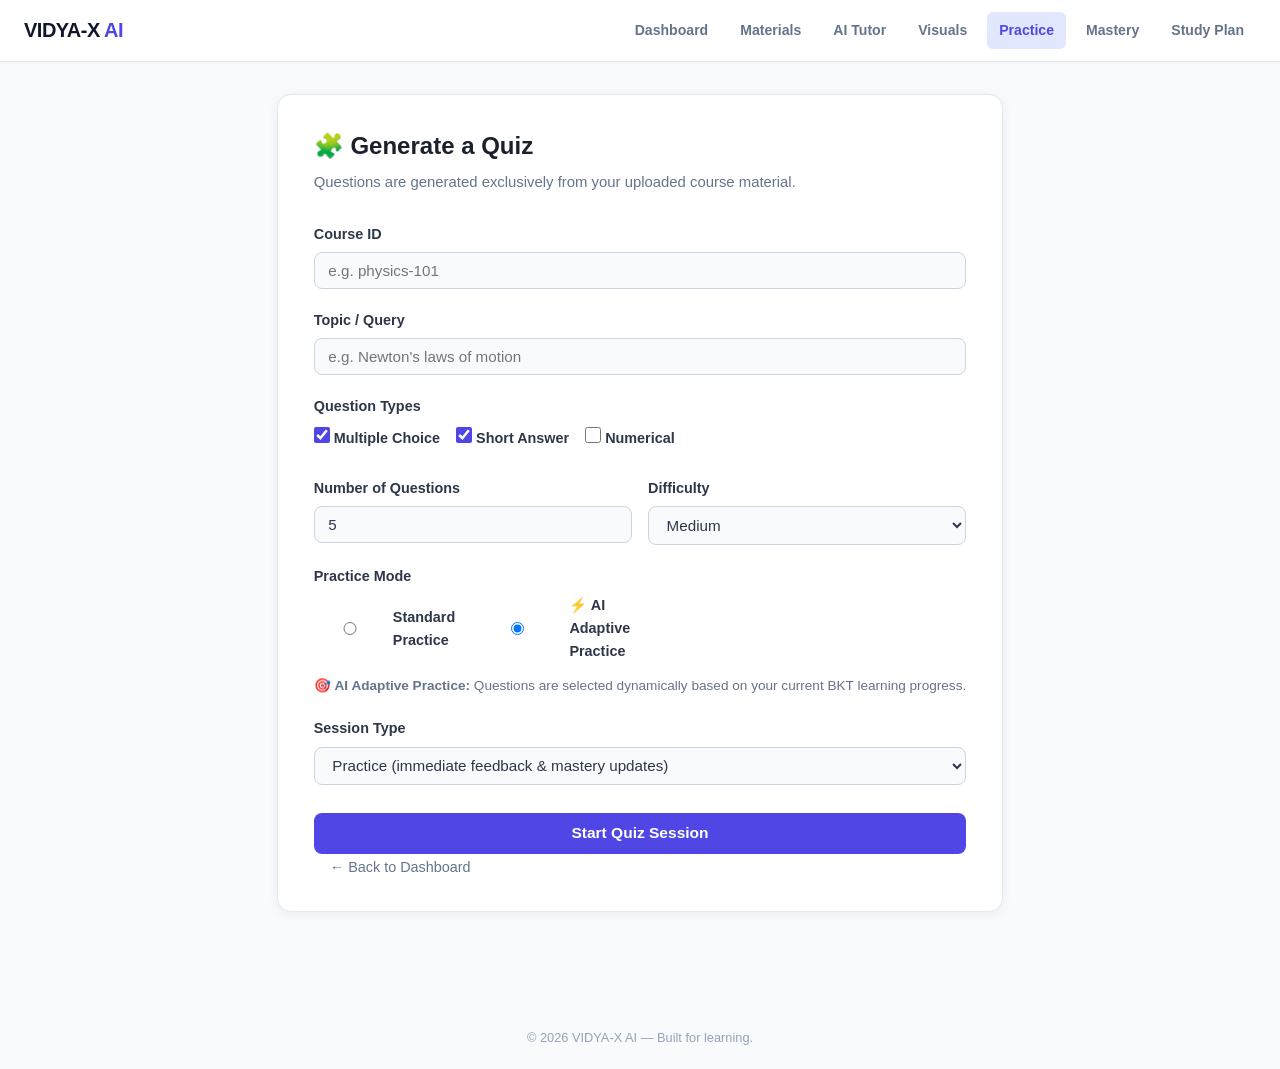
<file: frontend/pages/quiz.html>
<!DOCTYPE html>
<html lang="en">
<head>
  <meta charset="UTF-8">
  <meta name="viewport" content="width=device-width, initial-scale=1.0">
  <title>Adaptive Quiz — VIDYA-X AI</title>
  <link rel="stylesheet" href="../css/style.css">
  <link rel="stylesheet" href="../css/app-shell.css">
  <link rel="stylesheet" href="../css/quiz.css">
</head>
<body>

  <!-- App Header -->
  <header class="app-header">
    <div class="header-left">
      <a href="dashboard.html" class="app-brand">VIDYA-X <span class="brand-accent">AI</span></a>
    </div>
    <nav class="header-nav">
      <a href="dashboard.html" class="nav-item">Dashboard</a>
      <a href="upload.html" class="nav-item">Materials</a>
      <a href="tutor.html" class="nav-item">AI Tutor</a>
      <a href="visuals.html" class="nav-item">Visuals</a>
      <a href="quiz.html" class="nav-item active">Practice</a>
      <a href="progress.html" class="nav-item">Mastery</a>
      <a href="study-plan.html" class="nav-item">Study Plan</a>
    </nav>
  </header>

  <!-- ===== Main ===== -->
  <main class="quiz-main">

    <!-- ── PANEL 1: Setup ── -->
    <section class="quiz-panel" id="setupPanel">
      <h2 class="panel-title">&#x1F9E9; Generate a Quiz</h2>
      <p class="panel-sub">Questions are generated exclusively from your uploaded course material.</p>

      <div class="form-group">
        <label for="courseIdInput">Course ID</label>
        <input type="text" id="courseIdInput" placeholder="e.g. physics-101" autocomplete="off">
      </div>

      <div class="form-group">
        <label for="topicInput">Topic / Query</label>
        <input type="text" id="topicInput" placeholder="e.g. Newton's laws of motion" autocomplete="off">
      </div>

      <div class="form-group">
        <label>Question Types</label>
        <div class="checkbox-row">
          <label class="checkbox-label">
            <input type="checkbox" name="qtype" value="mcq" checked> Multiple Choice
          </label>
          <label class="checkbox-label">
            <input type="checkbox" name="qtype" value="short_answer" checked> Short Answer
          </label>
          <label class="checkbox-label">
            <input type="checkbox" name="qtype" value="numerical"> Numerical
          </label>
        </div>
      </div>

      <div class="form-row">
        <div class="form-group half">
          <label for="countInput">Number of Questions</label>
          <input type="number" id="countInput" min="1" max="20" value="5">
        </div>
        <div class="form-group half">
          <label for="difficultySelect">Difficulty</label>
          <select id="difficultySelect">
            <option value="easy">Easy</option>
            <option value="medium" selected>Medium</option>
            <option value="hard">Hard</option>
          </select>
        </div>
      </div>

      <div class="form-group">
        <label>Practice Mode</label>
        <div class="radio-row" style="display: flex; gap: 1rem; margin-top: 0.25rem;">
          <label class="radio-label" style="display: flex; align-items: center; gap: 0.4rem; cursor: pointer;">
            <input type="radio" name="practiceMode" value="practice"> Standard Practice
          </label>
          <label class="radio-label" style="display: flex; align-items: center; gap: 0.4rem; cursor: pointer;">
            <input type="radio" name="practiceMode" value="adaptive" checked> ⚡ AI Adaptive Practice
          </label>
        </div>
        <p class="mode-tip" id="modeTip" style="font-size: 0.85rem; color: #64748b; margin-top: 0.35rem;">
          🎯 <strong>AI Adaptive Practice:</strong> Questions are selected dynamically based on your current BKT learning progress.
        </p>
      </div>

      <div class="form-group">
        <label for="modeSelect">Session Type</label>
        <select id="modeSelect">
          <option value="practice" selected>Practice (immediate feedback & mastery updates)</option>
          <option value="exam">Exam (see results at end)</option>
        </select>
      </div>

      <!-- Error message area -->
      <div class="form-error" id="setupError" hidden></div>

      <button class="btn-primary" id="generateBtn">Start Quiz Session</button>
      <a href="dashboard.html" class="back-link">&#8592; Back to Dashboard</a>
    </section>

    <!-- ── PANEL 2: Loading ── -->
    <section class="quiz-panel" id="loadingPanel" hidden>
      <div class="loading-box">
        <div class="spinner"></div>
        <p id="loadingMsg">Preparing your adaptive learning session&hellip;</p>
      </div>
    </section>

    <!-- ── PANEL 3: Quiz ── -->
    <section class="quiz-panel" id="quizPanel" hidden>
      <!-- Adaptive Focus & Selection Reason Banner -->
      <div class="adaptive-banner" id="adaptiveBanner" hidden style="background: #f0f9ff; border: 1px solid #bae6fd; border-radius: 8px; padding: 0.75rem 1rem; margin-bottom: 1rem;">
        <span style="font-weight: 600; color: #0284c7;">⚡ Next Focus:</span>
        <span id="adaptiveReasonText" style="color: #0369a1; font-size: 0.95rem;"></span>
      </div>

      <div class="quiz-header">
        <h2 id="quizTitle" class="panel-title"></h2>
        <div class="quiz-meta">
          <span id="questionCounter"></span>
          <span class="difficulty-badge" id="diffBadge"></span>
        </div>
      </div>

      <!-- Progress bar -->
      <div class="progress-bar-wrap">
        <div class="progress-bar-fill" id="progressFill"></div>
      </div>

      <!-- Question display -->
      <div class="question-box" id="questionBox">
        <p class="question-prompt" id="questionPrompt"></p>

        <!-- MCQ options -->
        <div class="options-grid" id="optionsGrid"></div>

        <!-- Short answer / numerical input -->
        <div class="text-answer-wrap" id="textAnswerWrap" hidden>
          <textarea id="textAnswer" rows="3" placeholder="Type your answer here&hellip;"></textarea>
        </div>
      </div>

      <!-- Source citations -->
      <div class="source-refs" id="sourceRefs" hidden>
        <p class="source-label">&#x1F4DA; Source</p>
        <ul class="source-list" id="sourceList"></ul>
      </div>

      <!-- Feedback (practice mode) -->
      <div class="feedback-box" id="feedbackBox" hidden>
        <p class="feedback-result" id="feedbackResult"></p>
        <!-- BKT Mastery Update Badge -->
        <div class="mastery-change-callout" id="masteryChangeCallout" hidden style="margin: 0.5rem 0; padding: 0.6rem 0.8rem; background: #e0f2fe; border-left: 4px solid #0284c7; border-radius: 4px; font-weight: 500; font-size: 0.9rem; color: #0369a1;"></div>
        
        <!-- Step 10 Misconception Callout -->
        <div class="misconception-callout" id="misconceptionCallout" hidden style="margin-top: 0.75rem; padding: 0.85rem; background: #fff5f5; border: 1px solid #fed7d7; border-left: 4px solid #e53e3e; border-radius: 6px;">
          <p style="font-weight: 700; color: #9b2c2c; margin: 0 0 0.35rem 0;" id="misconceptionTitle">⚠️ Possible Misunderstanding Identified</p>
          <p style="margin: 0 0 0.5rem 0; font-size: 0.9rem; color: #742a2a;" id="misconceptionDesc"></p>
          <div id="misconceptionEvidence" style="font-size: 0.85rem; color: #9b2c2c; font-style: italic; margin-bottom: 0.6rem;"></div>
          <a id="remediationLink" href="remediation.html" class="btn-primary" style="display: inline-block; font-size: 0.85rem; padding: 0.4rem 0.8rem; text-decoration: none; border-radius: 4px; background: #c53030;">Review This Concept in Remediation →</a>
        </div>

        <p class="feedback-text" id="feedbackText"></p>
        <p class="explanation-text" id="explanationText"></p>
      </div>

      <!-- Navigation -->
      <div class="quiz-nav">
        <button class="btn-secondary" id="skipBtn">Skip</button>
        <button class="btn-primary" id="submitAnswerBtn">Submit Answer</button>
        <button class="btn-primary" id="nextBtn" hidden>Next Question &#8594;</button>
      </div>
    </section>

    <!-- ── PANEL 4: Results ── -->
    <section class="quiz-panel" id="resultsPanel" hidden>
      <h2 class="panel-title" id="resultsPanelTitle">&#x1F4CA; Quiz Results</h2>
      <div class="score-card">
        <div class="score-circle" id="scoreCircle">
          <span class="score-pct" id="scorePct"></span>
          <span class="score-grade" id="scoreGrade"></span>
        </div>
        <div class="score-stats">
          <p><strong id="correctCount"></strong> correct out of <strong id="totalCount"></strong></p>
          <p class="score-message" id="scoreMessage"></p>
        </div>
      </div>

      <!-- Adaptive Session Mastery Changes Summary -->
      <div class="adaptive-summary-card" id="adaptiveSummaryCard" hidden style="margin: 1rem 0; padding: 1rem; background: #f8fafc; border: 1px solid #e2e8f0; border-radius: 8px;">
        <h3 style="margin-bottom: 0.5rem; color: #1e293b;">⚡ Mastery Progress Summary</h3>
        <div id="masteryChangesList"></div>
      </div>

      <!-- Per-question breakdown -->
      <div class="results-breakdown" id="resultsBreakdown"></div>

      <div class="results-actions">
        <button class="btn-primary" id="retryBtn">Try Again</button>
        <a href="dashboard.html" class="btn-secondary">Back to Dashboard</a>
      </div>
    </section>

  </main>

  <!-- ===== Footer ===== -->
  <footer class="site-footer">
    <p>&copy; 2026 VIDYA-X AI &mdash; Built for learning.</p>
  </footer>

  <script src="../js/quiz.js"></script>
</body>
</html>
</file>
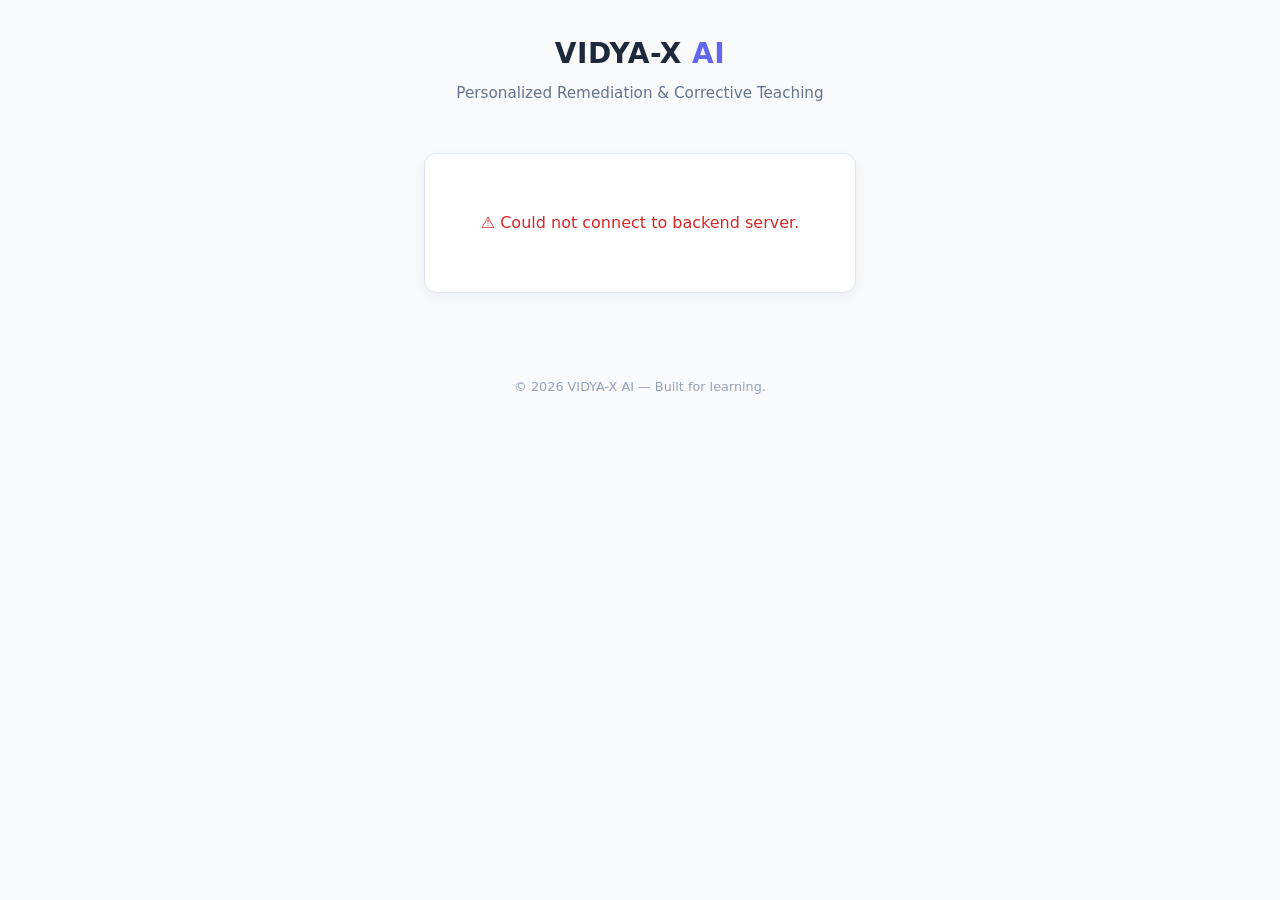
<file: frontend/pages/remediation.html>
<!DOCTYPE html>
<html lang="en">
<head>
  <meta charset="UTF-8">
  <meta name="viewport" content="width=device-width, initial-scale=1.0">
  <title>Personalized Remediation — VIDYA-X AI</title>
  <link rel="stylesheet" href="../css/style.css">
  <link rel="stylesheet" href="../css/remediation.css">
</head>
<body>

  <!-- ===== Header ===== -->
  <header class="site-header">
    <div class="logo">VIDYA-X <span class="logo-accent">AI</span></div>
    <p class="tagline">Personalized Remediation & Corrective Teaching</p>
  </header>

  <!-- ===== Main Content ===== -->
  <main class="remediation-main">

    <!-- Loading State -->
    <div class="remediation-panel" id="loadingPanel">
      <div class="loading-box" style="text-align: center; padding: 2rem;">
        <div class="spinner" style="margin: 0 auto 1rem;"></div>
        <p>Loading your personalized learning remediation&hellip;</p>
      </div>
    </div>

    <!-- Remediation Session Panel -->
    <div class="remediation-panel" id="sessionPanel" hidden>
      
      <!-- Prerequisite Callout (if applicable) -->
      <div class="prereq-callout" id="prereqCallout" hidden>
        <span class="callout-icon">💡</span>
        <div id="prereqText"></div>
      </div>

      <!-- Header Card -->
      <div class="rem-header-card">
        <div class="rem-topic-badge" id="topicBadge">Topic & Concept</div>
        <h1 class="rem-title" id="remTitle">Targeted Concept Remediation</h1>
        <p class="rem-misconception-subtitle" id="misconceptionSubtitle" hidden></p>
      </div>

      <!-- Grounded Corrective Explanation -->
      <section class="rem-section">
        <h2 class="section-title">📘 Corrective Explanation</h2>
        <p class="rem-text" id="explanationText"></p>
        <div class="concept-key-box" id="conceptSummaryBox"></div>
      </section>

      <!-- Mistake vs Correct Comparison -->
      <section class="rem-section" id="comparisonSection">
        <h2 class="section-title">⚖️ Common Mistake vs. Correct Approach</h2>
        <div class="comparison-grid">
          <div class="comparison-card mistaken-card">
            <h3>❌ Mistaken Approach</h3>
            <p id="mistakenText"></p>
          </div>
          <div class="comparison-card correct-card">
            <h3>✅ Correct Approach</h3>
            <p id="correctText"></p>
          </div>
        </div>
        <div class="takeaway-banner" id="takeawayBanner"></div>
      </section>

      <!-- Worked Example (if available) -->
      <section class="rem-section" id="workedExampleSection" hidden>
        <h2 class="section-title">📝 Step-by-Step Worked Example</h2>
        <div class="worked-example-card">
          <p class="example-problem" id="exampleProblem"></p>
          <ol class="example-steps" id="exampleSteps"></ol>
        </div>
      </section>

      <!-- Verified Source Citations -->
      <section class="rem-section" id="citationsSection">
        <h2 class="section-title">📚 Verified Course Material Source</h2>
        <ul class="citation-list" id="citationList"></ul>
      </section>

      <!-- Interactive Self-Check -->
      <section class="rem-section" id="selfCheckSection" hidden>
        <h2 class="section-title">🔍 Quick Self-Check</h2>
        <div class="self-check-card">
          <p class="self-check-prompt" id="selfCheckPrompt"></p>
          <div class="self-check-options" id="selfCheckOptions"></div>
          <div class="self-check-feedback" id="selfCheckFeedback" hidden></div>
        </div>
      </section>

      <!-- Targeted Practice Question Action -->
      <section class="rem-section" id="practiceSection" hidden>
        <h2 class="section-title">🎯 Targeted Practice Question</h2>
        <div class="practice-card">
          <p id="practicePrompt" style="font-weight: 500; font-size: 1.05rem; margin-bottom: 1rem;"></p>
          <div id="practiceOptionsGrid" class="options-grid" style="display: grid; gap: 0.5rem; margin-bottom: 1rem;"></div>
          <button class="btn-primary" id="submitPracticeBtn">Submit Practice Answer</button>
          <div class="feedback-box" id="practiceFeedbackBox" hidden style="margin-top: 1rem;"></div>
        </div>
      </section>

      <!-- Session Actions -->
      <div class="rem-actions">
        <button class="btn-primary" id="completeSessionBtn">Mark Remediation Complete</button>
        <a href="quiz.html?mode=adaptive" class="btn-secondary">Continue Adaptive Practice</a>
        <a href="dashboard.html" class="back-link">&#8592; Back to Dashboard</a>
      </div>

    </div>

  </main>

  <!-- ===== Footer ===== -->
  <footer class="site-footer">
    <p>&copy; 2026 VIDYA-X AI &mdash; Built for learning.</p>
  </footer>

  <script src="../js/remediation.js"></script>
</body>
</html>
</file>
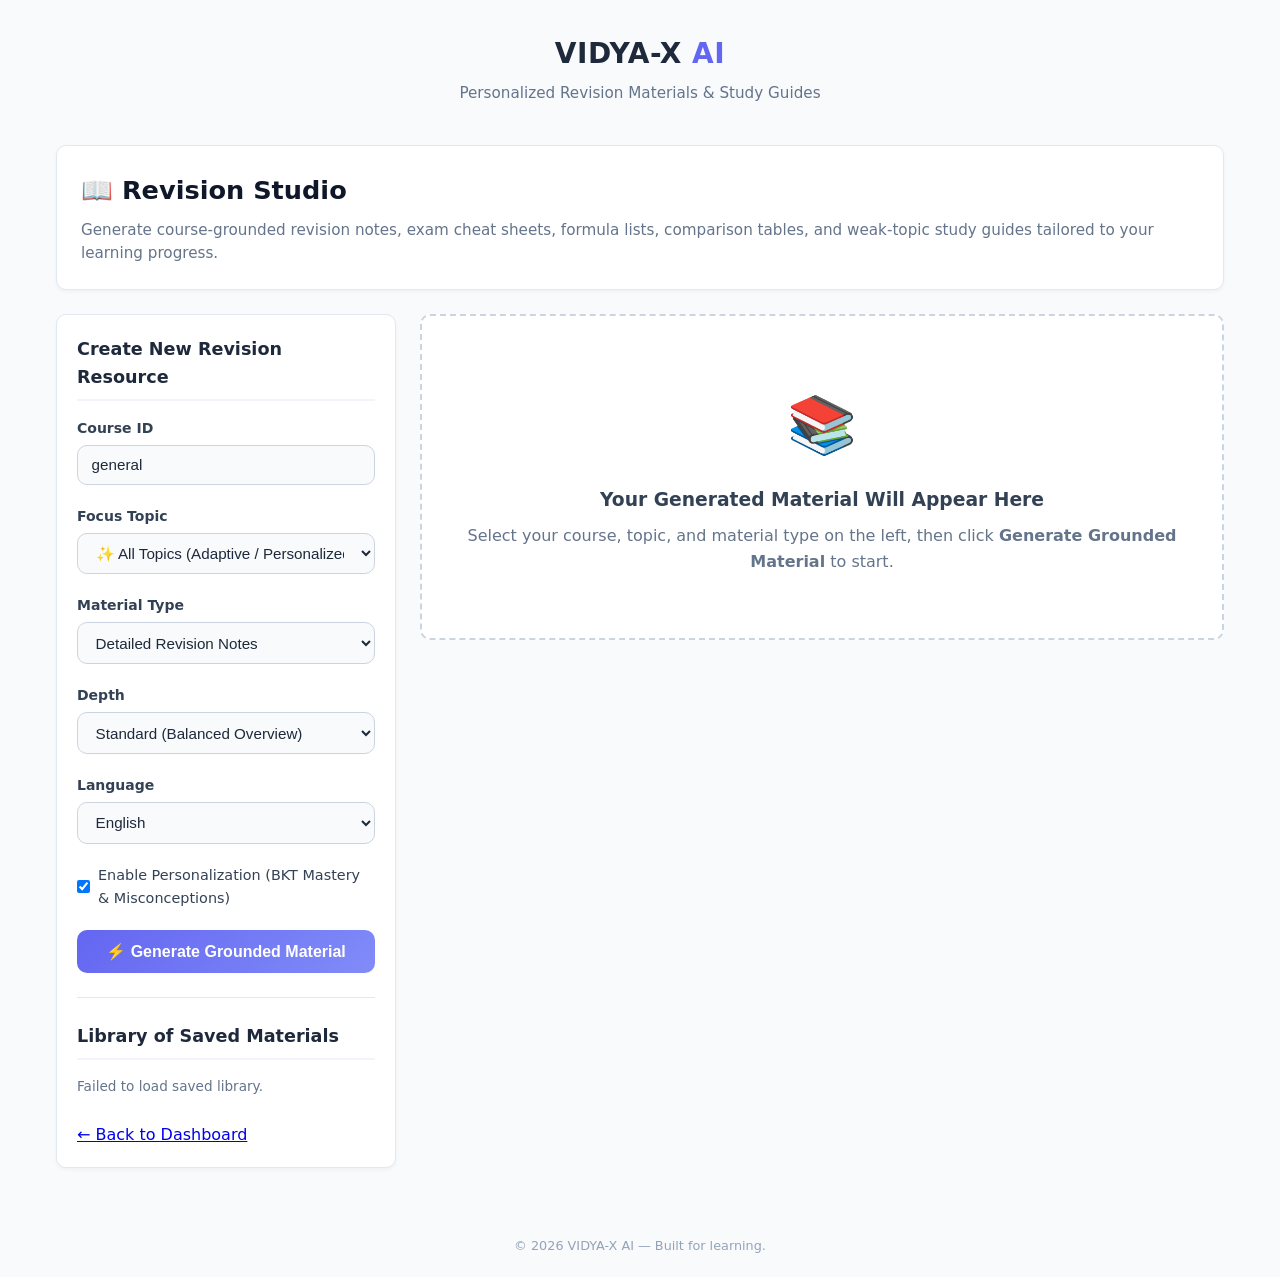
<file: frontend/pages/revision.html>
<!DOCTYPE html>
<html lang="en">
<head>
  <meta charset="UTF-8">
  <meta name="viewport" content="width=device-width, initial-scale=1.0">
  <title>Revision Studio — VIDYA-X AI</title>
  <link rel="stylesheet" href="../css/style.css">
  <link rel="stylesheet" href="../css/revision.css">
</head>
<body>

  <!-- ===== Header ===== -->
  <header class="site-header">
    <div class="logo">VIDYA-X <span class="logo-accent">AI</span></div>
    <p class="tagline">Personalized Revision Materials & Study Guides</p>
  </header>

  <main class="revision-container">

    <!-- Title & Intro -->
    <div class="revision-header-card">
      <h2>📖 Revision Studio</h2>
      <p class="subtitle">Generate course-grounded revision notes, exam cheat sheets, formula lists, comparison tables, and weak-topic study guides tailored to your learning progress.</p>
    </div>

    <div class="revision-grid">

      <!-- ===== LEFT PANEL: Controls ===== -->
      <section class="control-panel">
        <h3 class="panel-subtitle">Create New Revision Resource</h3>

        <form id="revisionForm">
          <div class="form-group">
            <label for="courseIdInput">Course ID</label>
            <input type="text" id="courseIdInput" placeholder="e.g. physics-101" required>
          </div>

          <div class="form-group">
            <label for="topicSelect">Focus Topic</label>
            <select id="topicSelect">
              <option value="">✨ All Topics (Adaptive / Personalized)</option>
            </select>
          </div>

          <div class="form-group">
            <label for="materialTypeSelect">Material Type</label>
            <select id="materialTypeSelect">
              <option value="topic_summary">Topic Summary</option>
              <option value="revision_notes" selected>Detailed Revision Notes</option>
              <option value="exam_revision_sheet">Exam Revision Sheet</option>
              <option value="formula_sheet">Formula & Variable Sheet</option>
              <option value="concept_comparison">Concept Comparison Table</option>
              <option value="definitions_terminology">Key Definitions & Terminology</option>
              <option value="quick_checklist">Quick-Review Checklist</option>
              <option value="weak_topic_study_guide">Targeted Weak-Topic Study Guide</option>
            </select>
          </div>

          <div class="form-group">
            <label for="depthSelect">Depth</label>
            <select id="depthSelect">
              <option value="concise">Concise (Bullet Points & Quick Recall)</option>
              <option value="standard" selected>Standard (Balanced Overview)</option>
              <option value="detailed">Detailed (Comprehensive In-Depth Notes)</option>
            </select>
          </div>

          <div class="form-group">
            <label for="languageSelect">Language</label>
            <select id="languageSelect">
              <option value="English" selected>English</option>
              <option value="Hindi">Hindi</option>
              <option value="Hinglish">Hinglish</option>
            </select>
          </div>

          <div class="form-group" style="display: flex; align-items: center; gap: 0.5rem; margin-top: 0.5rem;">
            <input type="checkbox" id="personalizationToggle" checked style="width: auto;">
            <label for="personalizationToggle" style="margin: 0; font-weight: 500; font-size: 0.9rem;">Enable Personalization (BKT Mastery & Misconceptions)</label>
          </div>

          <div id="formError" class="form-error" hidden></div>

          <button type="submit" id="generateBtn" class="btn-primary" style="width: 100%; margin-top: 1rem;">⚡ Generate Grounded Material</button>
        </form>

        <hr style="margin: 1.5rem 0; border: none; border-top: 1px solid #e2e8f0;">

        <!-- Saved Materials List -->
        <h3 class="panel-subtitle">Library of Saved Materials</h3>
        <div id="savedMaterialsList">
          <p style="color: #64748b; font-size: 0.85rem;">Loading saved materials&hellip;</p>
        </div>

        <a href="dashboard.html" class="back-link" style="display: inline-block; margin-top: 1.5rem;">&#8592; Back to Dashboard</a>
      </section>

      <!-- ===== RIGHT PANEL: Display ===== -->
      <section class="display-panel">

        <!-- Initial Placeholder State -->
        <div id="placeholderState" class="placeholder-box">
          <div class="placeholder-icon">📚</div>
          <h3>Your Generated Material Will Appear Here</h3>
          <p>Select your course, topic, and material type on the left, then click <strong>Generate Grounded Material</strong> to start.</p>
        </div>

        <!-- Loading State -->
        <div id="loadingState" class="loading-box" hidden>
          <div class="spinner"></div>
          <p id="loadingText">Synthesizing course-grounded revision material&hellip;</p>
        </div>

        <!-- Resource View Container -->
        <div id="resourceView" class="resource-card" hidden>

          <div class="resource-header">
            <div>
              <span id="resBadge" class="type-badge">Revision Notes</span>
              <h2 id="resTitle" class="res-title"></h2>
            </div>
            <div class="res-meta" id="resMeta"></div>
          </div>

          <!-- Personalization Banner -->
          <div id="personalizationBanner" class="personalization-banner" hidden>
            <p id="personalizationTitle" style="font-weight: 700; margin: 0 0 0.35rem 0; font-size: 0.95rem;"></p>
            <div id="personalizationReasons" style="font-size: 0.85rem;"></div>
          </div>

          <!-- Overview -->
          <div id="resOverview" class="res-overview" hidden></div>

          <!-- Sections List -->
          <div id="resSections" class="res-sections"></div>

          <!-- Comparison Matrix -->
          <div id="comparisonWrap" class="comparison-wrap" hidden>
            <h3 class="section-title">📊 Concept Comparisons</h3>
            <div id="comparisonBox"></div>
          </div>

          <!-- Misconception Corrections -->
          <div id="misconceptionsWrap" class="misconceptions-wrap" hidden>
            <h3 class="section-title" style="color: #9b2c2c;">⚠️ Misconception Clarifications</h3>
            <div id="misconceptionsList"></div>
          </div>

          <!-- Self Check -->
          <div id="selfCheckWrap" class="self-check-wrap" hidden>
            <h3 class="section-title">💡 Quick Self-Check</h3>
            <div id="selfCheckList"></div>
          </div>

          <!-- Grounded Sources Footer -->
          <div id="sourcesWrap" class="sources-wrap" hidden>
            <h4 class="sources-title">📚 Verified Course Sources</h4>
            <ul id="sourcesList" class="sources-list"></ul>
          </div>

        </div>

      </section>

    </div>

  </main>

  <footer class="site-footer">
    <p>&copy; 2026 VIDYA-X AI &mdash; Built for learning.</p>
  </footer>

  <script src="../js/revision.js"></script>
</body>
</html>
</file>
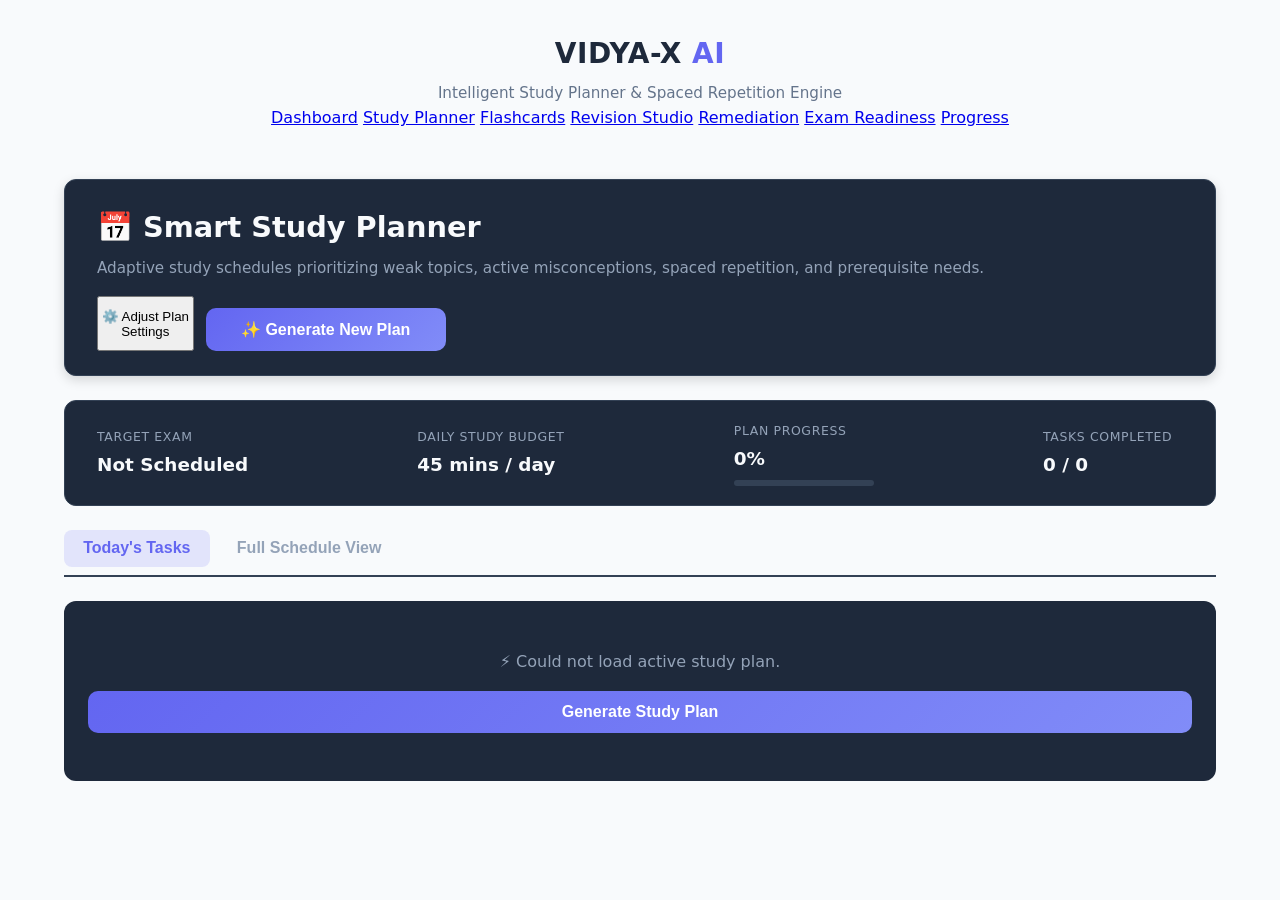
<file: frontend/pages/study-plan.html>
<!DOCTYPE html>
<html lang="en">
<head>
  <meta charset="UTF-8">
  <meta name="viewport" content="width=device-width, initial-scale=1.0">
  <title>Smart Study Planner — VIDYA-X AI</title>
  <link rel="stylesheet" href="../css/style.css">
  <link rel="stylesheet" href="../css/study-plan.css">
</head>
<body>

  <!-- ===== Header ===== -->
  <header class="site-header">
    <div class="logo">VIDYA-X <span class="logo-accent">AI</span></div>
    <p class="tagline">Intelligent Study Planner & Spaced Repetition Engine</p>
    <nav class="nav-links">
      <a href="dashboard.html">Dashboard</a>
      <a href="study-plan.html" class="active">Study Planner</a>
      <a href="flashcards.html">Flashcards</a>
      <a href="revision.html">Revision Studio</a>
      <a href="remediation.html">Remediation</a>
      <a href="exam-readiness.html">Exam Readiness</a>
      <a href="progress.html">Progress</a>
    </nav>
  </header>

  <main class="study-planner-container">

    <!-- Header & Config Card -->
    <div class="plan-header-card">
      <div class="plan-header-main">
        <div>
          <h2>📅 Smart Study Planner</h2>
          <p class="subtitle">Adaptive study schedules prioritizing weak topics, active misconceptions, spaced repetition, and prerequisite needs.</p>
        </div>
        <div class="header-actions">
          <button id="toggleConfigBtn" class="btn btn-secondary">⚙️ Adjust Plan Settings</button>
          <button id="generatePlanBtn" class="btn btn-primary">✨ Generate New Plan</button>
        </div>
      </div>

      <!-- Config Panel (Collapsible) -->
      <div id="planConfigPanel" class="plan-config-panel hidden">
        <h3>Plan Generation & Preferences</h3>
        <div class="config-grid">
          <div class="form-group">
            <label for="courseIdInput">Course ID</label>
            <input type="text" id="courseIdInput" placeholder="e.g. physics-101">
          </div>
          <div class="form-group">
            <label for="horizonSelect">Planning Horizon</label>
            <select id="horizonSelect">
              <option value="7" selected>7 Days (Weekly Plan)</option>
              <option value="14">14 Days (2-Week Plan)</option>
            </select>
          </div>
          <div class="form-group">
            <label for="dailyBudgetInput">Daily Study Budget (Minutes)</label>
            <input type="number" id="dailyBudgetInput" min="15" max="240" step="15" value="45">
          </div>
          <div class="form-group">
            <label for="examDateInput">Upcoming Exam Date (Optional)</label>
            <input type="date" id="examDateInput">
          </div>
        </div>
        <div class="config-actions">
          <button id="savePrefsBtn" class="btn btn-secondary">Save Preferences</button>
          <button id="confirmGenerateBtn" class="btn btn-primary">Generate Plan Now</button>
        </div>
      </div>
    </div>

    <!-- Active Plan Summary Bar -->
    <div id="planSummaryBar" class="plan-summary-bar card">
      <div class="summary-metric">
        <span class="metric-label">Target Exam</span>
        <span id="examDateMetric" class="metric-value">Not Scheduled</span>
      </div>
      <div class="summary-metric">
        <span class="metric-label">Daily Study Budget</span>
        <span id="budgetMetric" class="metric-value">45 mins / day</span>
      </div>
      <div class="summary-metric">
        <span class="metric-label">Plan Progress</span>
        <span id="progressMetric" class="metric-value">0%</span>
        <div class="progress-bar-bg">
          <div id="planProgressBarFill" class="progress-bar-fill" style="width: 0%;"></div>
        </div>
      </div>
      <div class="summary-metric">
        <span class="metric-label">Tasks Completed</span>
        <span id="taskCountMetric" class="metric-value">0 / 0</span>
      </div>
    </div>

    <!-- Planner Tabs: Today vs Full Week -->
    <div class="view-toggle-bar">
      <button id="todayViewTab" class="tab-btn active">Today's Tasks</button>
      <button id="weekViewTab" class="tab-btn">Full Schedule View</button>
    </div>

    <!-- Main Schedule Container -->
    <div id="scheduleContainer" class="schedule-container">
      <div class="loading-state">
        <div class="spinner"></div>
        <p>Loading your personalized study plan...</p>
      </div>
    </div>

  </main>

  <script src="../js/study-plan.js"></script>
</body>
</html>
</file>
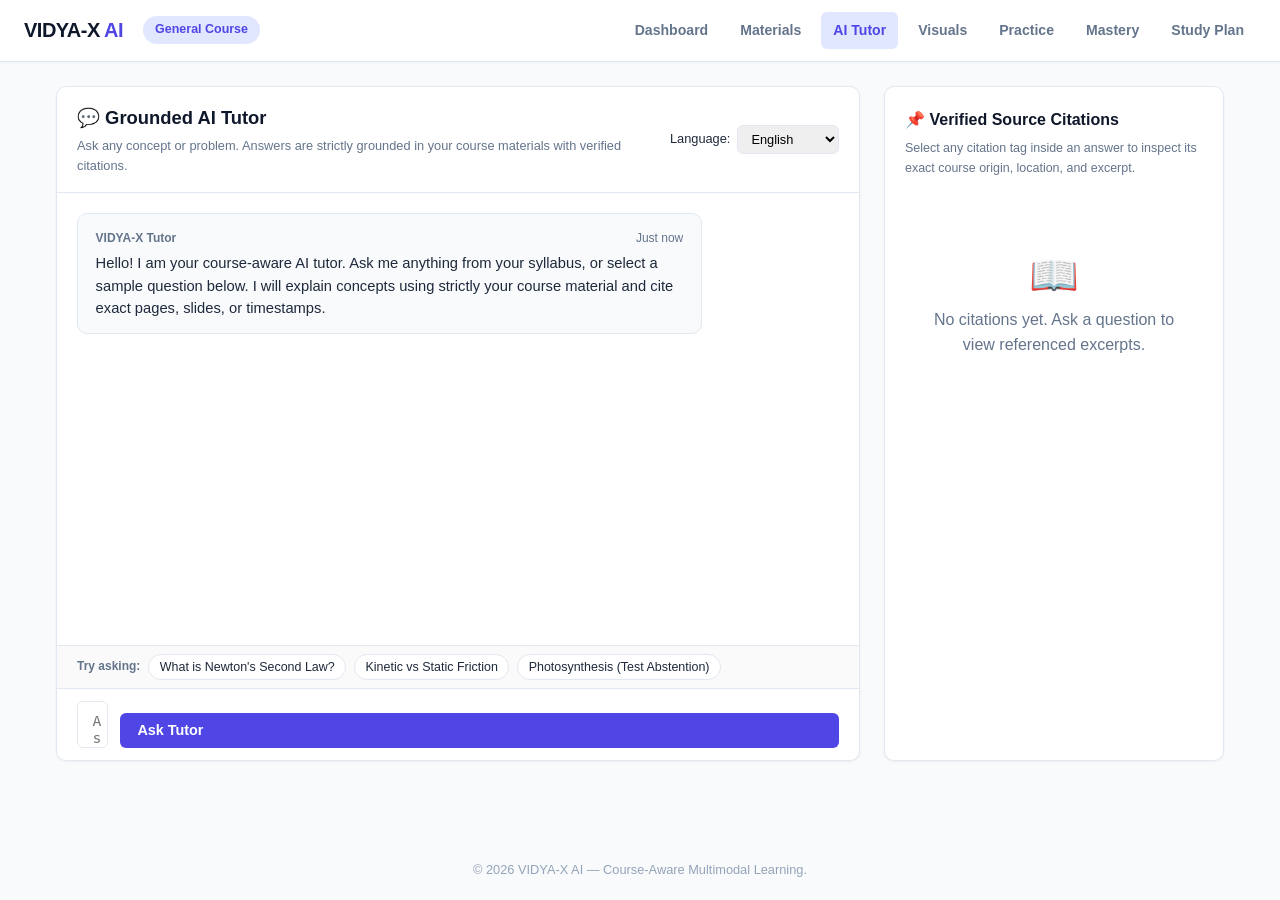
<file: frontend/pages/tutor.html>
<!DOCTYPE html>
<html lang="en">
<head>
  <meta charset="UTF-8">
  <meta name="viewport" content="width=device-width, initial-scale=1.0">
  <title>Grounded AI Tutor — VIDYA-X AI</title>
  <link rel="stylesheet" href="../css/style.css">
  <link rel="stylesheet" href="../css/app-shell.css">
  <link rel="stylesheet" href="../css/tutor.css">
</head>
<body>

  <!-- Demo Banner (Auto toggled) -->
  <div id="demoBanner" class="demo-banner" style="display: none;">
    <span>⚡ <strong>DEMO MODE ACTIVE:</strong> Exploring Newton's Laws &amp; Classical Mechanics</span>
    <button id="exitDemoBtn">Exit Demo</button>
  </div>

  <!-- Header -->
  <header class="app-header">
    <div class="header-left">
      <a href="dashboard.html" class="app-brand">VIDYA-X <span class="brand-accent">AI</span></a>
      <span class="course-context-pill" id="headerCourseName">General Course</span>
    </div>
    <nav class="header-nav">
      <a href="dashboard.html" class="nav-item">Dashboard</a>
      <a href="upload.html" class="nav-item">Materials</a>
      <a href="tutor.html" class="nav-item active">AI Tutor</a>
      <a href="visuals.html" class="nav-item">Visuals</a>
      <a href="quiz.html" class="nav-item">Practice</a>
      <a href="progress.html" class="nav-item">Mastery</a>
      <a href="study-plan.html" class="nav-item">Study Plan</a>
    </nav>
  </header>

  <!-- Main Tutor Chat -->
  <main class="tutor-container">
    <section class="tutor-chat-pane">
      <div class="chat-header">
        <div>
          <h2>💬 Grounded AI Tutor</h2>
          <p class="subtitle">Ask any concept or problem. Answers are strictly grounded in your course materials with verified citations.</p>
        </div>
        <div class="language-selector">
          <label for="tutorLanguage">Language:</label>
          <select id="tutorLanguage">
            <option value="English">English</option>
            <option value="Hindi">Hindi (हिंदी)</option>
            <option value="Hinglish">Hinglish</option>
          </select>
        </div>
      </div>

      <!-- Messages Stream -->
      <div class="chat-messages" id="chatMessages">
        <div class="chat-bubble bot-bubble">
          <div class="bubble-header">
            <strong>VIDYA-X Tutor</strong>
            <span class="time-stamp">Just now</span>
          </div>
          <p>Hello! I am your course-aware AI tutor. Ask me anything from your syllabus, or select a sample question below. I will explain concepts using strictly your course material and cite exact pages, slides, or timestamps.</p>
        </div>
      </div>

      <!-- Suggested Starter Questions -->
      <div class="suggested-prompts" id="suggestedPrompts">
        <span class="prompts-label">Try asking:</span>
        <button class="prompt-chip" data-q="What is Newton's Second Law relating force and acceleration?">What is Newton's Second Law?</button>
        <button class="prompt-chip" data-q="Explain how kinetic friction differs from static friction.">Kinetic vs Static Friction</button>
        <button class="prompt-chip" data-q="What is the chemical mechanism of photosynthesis in plants?">Photosynthesis (Test Abstention)</button>
      </div>

      <!-- Input Bar -->
      <form class="chat-input-bar" id="tutorForm">
        <textarea id="tutorInput" placeholder="Ask a question about your uploaded materials (e.g. 'Explain Newton's third law with examples')..." rows="1" required></textarea>
        <button type="submit" id="sendBtn" class="btn-primary">Ask Tutor</button>
      </form>
    </section>

    <!-- Side Citation Inspector Pane -->
    <aside class="citations-sidebar">
      <h3>📌 Verified Source Citations</h3>
      <p class="citations-help">Select any citation tag inside an answer to inspect its exact course origin, location, and excerpt.</p>
      <div id="citationsList" class="citations-list">
        <div class="citation-empty">
          <span>📖</span>
          <p>No citations yet. Ask a question to view referenced excerpts.</p>
        </div>
      </div>
    </aside>
  </main>

  <footer class="site-footer">
    <p>&copy; 2026 VIDYA-X AI &mdash; Course-Aware Multimodal Learning.</p>
  </footer>

  <script src="../config.js"></script>
  <script src="../js/api.js"></script>
  <script src="../js/tutor.js"></script>
</body>
</html>
</file>
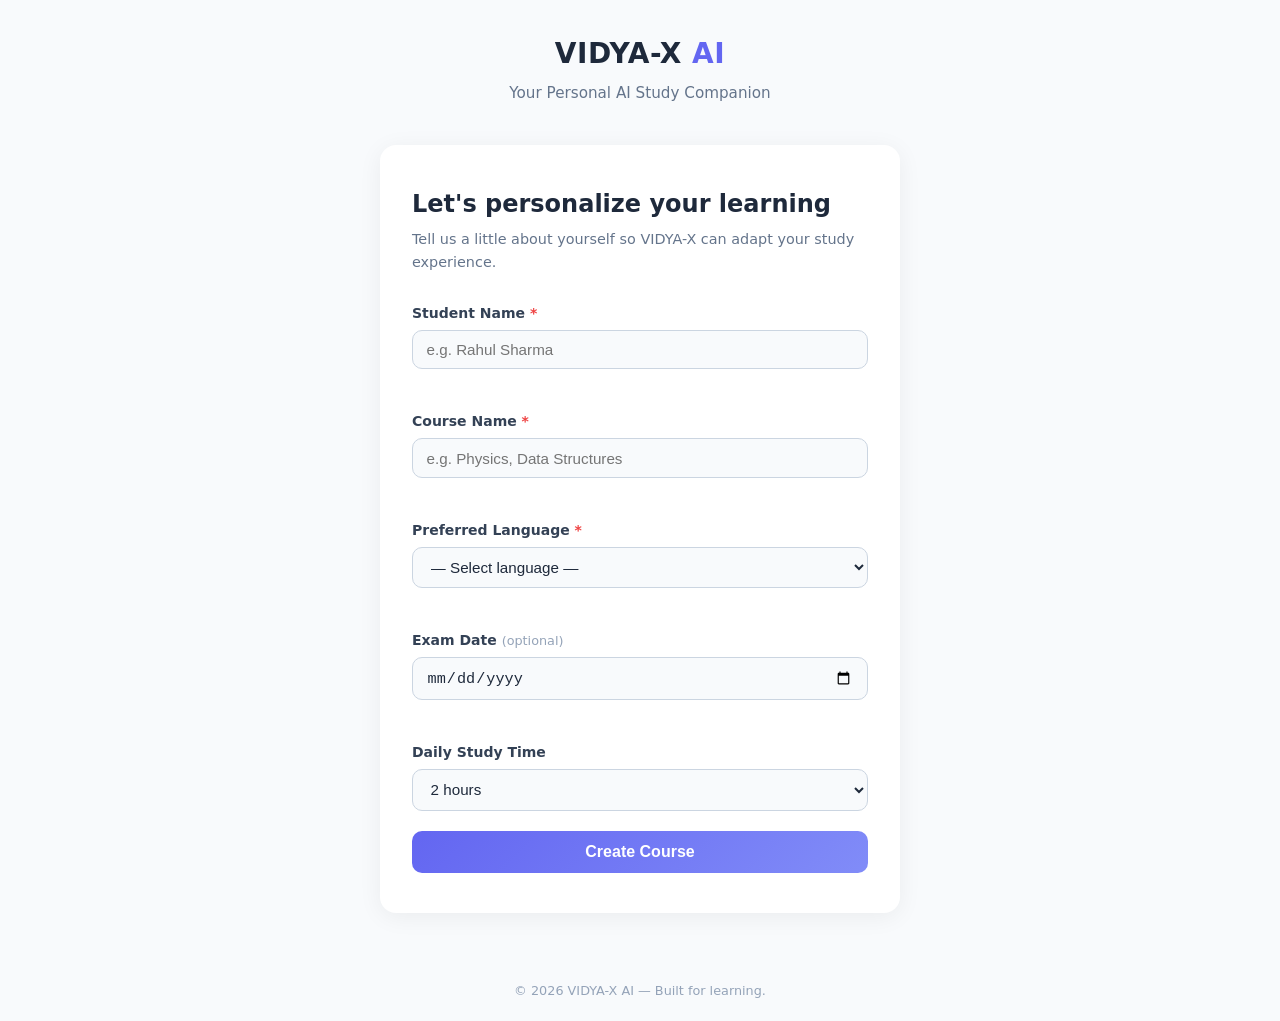
<file: frontend/pages/upload.html>
<!DOCTYPE html>
<html lang="en">
<head>
  <meta charset="UTF-8">
  <meta name="viewport" content="width=device-width, initial-scale=1.0">
  <title>Upload Materials — VIDYA-X AI</title>
  <link rel="stylesheet" href="../css/style.css">
  <link rel="stylesheet" href="../css/app-shell.css">
  <link rel="stylesheet" href="../css/upload.css">
</head>
<body>

  <!-- App Header -->
  <header class="app-header">
    <div class="header-left">
      <a href="dashboard.html" class="app-brand">VIDYA-X <span class="brand-accent">AI</span></a>
    </div>
    <nav class="header-nav">
      <a href="dashboard.html" class="nav-item">Dashboard</a>
      <a href="upload.html" class="nav-item active">Materials</a>
      <a href="tutor.html" class="nav-item">AI Tutor</a>
      <a href="visuals.html" class="nav-item">Visuals</a>
      <a href="quiz.html" class="nav-item">Practice</a>
      <a href="progress.html" class="nav-item">Mastery</a>
      <a href="study-plan.html" class="nav-item">Study Plan</a>
    </nav>
  </header>

  <!-- ===== Upload Page ===== -->
  <main class="upload-section">
    <a href="dashboard.html" class="nav-back">← Back to Dashboard</a>

    <div class="upload-card">
      <h1 class="upload-title">Add Your Course Material</h1>
      <p class="upload-subtitle">
        Upload textbooks, slides and lecture videos to build your personalized course.
      </p>

      <!-- Drop Zone -->
      <div class="drop-zone" id="dropZone">
        <span class="drop-zone-icon">📁</span>
        <p class="drop-zone-text">Drag &amp; Drop your course materials here</p>
        <p class="drop-zone-or">or</p>
        <button type="button" class="btn-choose" id="chooseBtn">Choose Files</button>
        <input
          type="file"
          id="fileInput"
          class="file-input"
          accept=".pdf,.ppt,.pptx,.mp4"
          multiple
          aria-label="Select course material files"
        >
        <p class="drop-zone-hint">Supported formats: PDF, PPT, PPTX, MP4</p>
        <p class="drop-zone-hint">Maximum file size: 500 MB per file</p>
      </div>

      <!-- Selected Files (hidden until files are picked) -->
      <div id="selectedSection" class="selected-section" style="display:none;">
        <h2 class="section-label">Selected Files</h2>
        <div id="selectedList" class="file-list"></div>
        <button type="button" class="btn-primary btn-upload" id="uploadBtn" disabled>
          Upload Materials
        </button>
      </div>
    </div>

    <!-- Uploaded Materials (hidden until at least one exists) -->
    <div id="uploadedSection" class="uploaded-section" style="display:none;">
      <h2 class="section-heading">Your Course Materials</h2>
      <div id="uploadedList" class="file-list"></div>
    </div>
  </main>

  <!-- ===== Footer ===== -->
  <footer class="site-footer">
    <p>&copy; 2026 VIDYA-X AI &mdash; Built for learning.</p>
  </footer>

  <script src="../js/upload.js"></script>
</body>
</html>
</file>
<file: frontend/css/style.css>
/* ============================================
   VIDYA-X AI — Global Styles (Step 1)
   ============================================ */

/* ---------- Reset & Base ---------- */
*,
*::before,
*::after {
  margin: 0;
  padding: 0;
  box-sizing: border-box;
}

html {
  font-size: 16px;
  scroll-behavior: smooth;
}

body {
  font-family: "Segoe UI", system-ui, -apple-system, sans-serif;
  color: #1e293b;
  background-color: #f8fafc;
  line-height: 1.6;
  min-height: 100vh;
  display: flex;
  flex-direction: column;
}

/* ---------- Header ---------- */
.site-header {
  text-align: center;
  padding: 2rem 1rem 1rem;
}

.logo {
  font-size: 1.75rem;
  font-weight: 800;
  letter-spacing: 0.5px;
  color: #1e293b;
}

.logo-accent {
  color: #6366f1;          /* indigo accent */
}

.tagline {
  margin-top: 0.25rem;
  font-size: 0.95rem;
  color: #64748b;
}

/* ---------- Form Section ---------- */
.form-section {
  flex: 1;
  display: flex;
  justify-content: center;
  align-items: flex-start;
  padding: 1.5rem 1rem 3rem;
}

.form-card {
  width: 100%;
  max-width: 520px;
  background: #ffffff;
  border-radius: 16px;
  box-shadow: 0 4px 24px rgba(0, 0, 0, 0.06);
  padding: 2.5rem 2rem;
}

.form-title {
  font-size: 1.5rem;
  font-weight: 700;
  margin-bottom: 0.25rem;
}

.form-subtitle {
  font-size: 0.9rem;
  color: #64748b;
  margin-bottom: 1.75rem;
}

/* ---------- Form Elements ---------- */
.form-group {
  margin-bottom: 1.25rem;
}

.form-group label {
  display: block;
  font-weight: 600;
  font-size: 0.875rem;
  margin-bottom: 0.35rem;
  color: #334155;
}

.required {
  color: #ef4444;
}

.optional-tag {
  font-weight: 400;
  color: #94a3b8;
  font-size: 0.8rem;
}

.form-group input,
.form-group select {
  width: 100%;
  padding: 0.65rem 0.85rem;
  font-size: 0.95rem;
  border: 1.5px solid #cbd5e1;
  border-radius: 10px;
  background: #f8fafc;
  color: #1e293b;
  transition: border-color 0.2s, box-shadow 0.2s;
}

.form-group input:focus,
.form-group select:focus {
  outline: none;
  border-color: #6366f1;
  box-shadow: 0 0 0 3px rgba(99, 102, 241, 0.15);
}

/* Field‑level error state */
.form-group input.input-error,
.form-group select.input-error {
  border-color: #ef4444;
}

.error-msg {
  display: block;
  min-height: 1.1rem;          /* reserve space so layout doesn't jump */
  font-size: 0.78rem;
  color: #ef4444;
  margin-top: 0.2rem;
}

/* ---------- Button ---------- */
.btn-primary {
  display: block;
  width: 100%;
  padding: 0.75rem;
  margin-top: 0.75rem;
  font-size: 1rem;
  font-weight: 700;
  color: #ffffff;
  background: linear-gradient(135deg, #6366f1, #818cf8);
  border: none;
  border-radius: 10px;
  cursor: pointer;
  transition: transform 0.15s, box-shadow 0.2s;
}

.btn-primary:hover {
  transform: translateY(-2px);
  box-shadow: 0 6px 20px rgba(99, 102, 241, 0.35);
}

.btn-primary:active {
  transform: translateY(0);
}

.btn-primary:focus-visible {
  outline: 3px solid #6366f1;
  outline-offset: 2px;
}

/* ---------- Success Message ---------- */
.success-msg {
  display: none;                /* hidden by default */
  text-align: center;
  margin-top: 1.25rem;
  padding: 0.75rem 1rem;
  font-size: 0.95rem;
  font-weight: 600;
  color: #15803d;
  background: #dcfce7;
  border-radius: 10px;
}

.success-msg.show {
  display: block;
}

/* ---------- Dashboard ---------- */
.dashboard-section {
  flex: 1;
  max-width: 840px;
  width: 100%;
  margin: 0 auto;
  padding: 1rem 1rem 3rem;
}

.dashboard-welcome {
  background: #ffffff;
  border-radius: 16px;
  box-shadow: 0 4px 24px rgba(0, 0, 0, 0.06);
  padding: 2rem;
  margin-bottom: 2rem;
}

.dashboard-welcome h2 {
  font-size: 1.4rem;
  font-weight: 700;
  margin-bottom: 0.75rem;
}

.dashboard-welcome p {
  font-size: 0.95rem;
  color: #475569;
  margin-bottom: 0.3rem;
}

.section-heading {
  font-size: 1.15rem;
  font-weight: 700;
  margin-bottom: 1rem;
}

/* Feature cards grid */
.feature-grid {
  display: grid;
  grid-template-columns: repeat(auto-fill, minmax(180px, 1fr));
  gap: 1rem;
  margin-bottom: 2rem;
}

.feature-card {
  background: #ffffff;
  border-radius: 14px;
  box-shadow: 0 2px 12px rgba(0, 0, 0, 0.05);
  padding: 1.5rem 1.25rem;
  text-align: center;
  transition: transform 0.15s, box-shadow 0.2s;
}

.feature-card:hover {
  transform: translateY(-3px);
  box-shadow: 0 6px 20px rgba(0, 0, 0, 0.1);
}

.feature-icon {
  font-size: 2rem;
  display: block;
  margin-bottom: 0.5rem;
}

.feature-card h3 {
  font-size: 0.95rem;
  font-weight: 700;
  margin-bottom: 0.35rem;
}

.feature-card p {
  font-size: 0.8rem;
  color: #64748b;
}

.card-link {
  display: inline-block;
  margin-top: 0.65rem;
  padding: 0.35rem 0.75rem;
  font-size: 0.8rem;
  font-weight: 600;
  color: #4f46e5;
  background-color: #eef2ff;
  border-radius: 6px;
  text-decoration: none;
  transition: all 0.2s ease;
}

.card-link:hover {
  background-color: #6366f1;
  color: #ffffff;
  text-decoration: none;
}

.card-link:focus-visible {
  outline: 2px solid #6366f1;
  outline-offset: 2px;
}

.coming-soon {
  text-align: center;
  font-size: 0.85rem;
  color: #94a3b8;
}

/* ---------- Footer ---------- */
.site-footer {
  text-align: center;
  padding: 1.25rem 1rem;
  font-size: 0.8rem;
  color: #94a3b8;
}

/* ---------- Responsive ---------- */
@media (max-width: 600px) {
  .form-card {
    padding: 1.75rem 1.25rem;
  }

  .feature-grid {
    grid-template-columns: repeat(2, 1fr);
  }
}
</file>
<file: frontend/css/app-shell.css>
/* ==========================================================================
   VIDYA-X AI — Unified Application Shell Styles (Step 15)
   Provides:
     - Global navigation bar with logo and course context
     - Responsive topbar / navigation links
     - Standardized badges, alert boxes, and action cards
     - Demo Mode indicator banner
   ========================================================================== */

:root {
  --primary-color: #4f46e5;
  --primary-hover: #4338ca;
  --primary-light: #e0e7ff;
  --secondary-color: #0f172a;
  --surface-color: #ffffff;
  --bg-color: #f8fafc;
  --border-color: #e2e8f0;
  --text-main: #1e293b;
  --text-muted: #64748b;
  --success-color: #10b981;
  --warning-color: #f59e0b;
  --danger-color: #ef4444;
  --radius-sm: 6px;
  --radius-md: 10px;
  --radius-lg: 14px;
}

body {
  background-color: var(--bg-color);
  color: var(--text-main);
  font-family: -apple-system, BlinkMacSystemFont, "Segoe UI", Roboto, Helvetica, Arial, sans-serif;
  margin: 0;
  padding: 0;
  min-height: 100vh;
  display: flex;
  flex-direction: column;
}

/* Demo Mode Banner */
.demo-banner {
  background: linear-gradient(90deg, #f59e0b, #d97706);
  color: #ffffff;
  padding: 0.4rem 1rem;
  font-size: 0.82rem;
  font-weight: 600;
  display: flex;
  justify-content: space-between;
  align-items: center;
  box-shadow: 0 1px 3px rgba(0,0,0,0.1);
  z-index: 1000;
}

.demo-banner button {
  background: rgba(255, 255, 255, 0.25);
  border: 1px solid rgba(255, 255, 255, 0.5);
  color: #ffffff;
  padding: 0.2rem 0.6rem;
  border-radius: var(--radius-sm);
  font-size: 0.75rem;
  cursor: pointer;
  font-weight: 600;
}

.demo-banner button:hover {
  background: rgba(255, 255, 255, 0.4);
}

/* App Header & Navigation */
.app-header {
  background-color: var(--surface-color);
  border-bottom: 1px solid var(--border-color);
  padding: 0.75rem 1.5rem;
  display: flex;
  justify-content: space-between;
  align-items: center;
  position: sticky;
  top: 0;
  z-index: 900;
  box-shadow: 0 1px 2px rgba(0,0,0,0.03);
}

.header-left {
  display: flex;
  align-items: center;
  gap: 1.25rem;
}

.app-brand {
  text-decoration: none;
  font-size: 1.25rem;
  font-weight: 800;
  color: var(--secondary-color);
  letter-spacing: -0.5px;
}

.brand-accent {
  color: var(--primary-color);
}

.course-context-pill {
  background: var(--primary-light);
  color: var(--primary-color);
  font-size: 0.78rem;
  font-weight: 700;
  padding: 0.25rem 0.75rem;
  border-radius: 20px;
  max-width: 260px;
  white-space: nowrap;
  overflow: hidden;
  text-overflow: ellipsis;
}

.header-nav {
  display: flex;
  align-items: center;
  gap: 0.5rem;
}

.nav-item {
  color: var(--text-muted);
  text-decoration: none;
  font-size: 0.88rem;
  font-weight: 600;
  padding: 0.45rem 0.75rem;
  border-radius: var(--radius-sm);
  transition: all 0.15s ease;
}

.nav-item:hover {
  color: var(--text-main);
  background-color: #f1f5f9;
}

.nav-item.active {
  color: var(--primary-color);
  background-color: var(--primary-light);
}

/* Onboarding Checklist */
.onboarding-card {
  background: #ffffff;
  border: 1px solid #c7d2fe;
  border-left: 5px solid var(--primary-color);
  border-radius: var(--radius-md);
  padding: 1.25rem;
  margin-bottom: 1.5rem;
  box-shadow: 0 2px 4px rgba(79, 70, 229, 0.05);
}

.onboarding-card h3 {
  margin: 0 0 0.5rem;
  font-size: 1.05rem;
  color: var(--secondary-color);
}

.checklist-items {
  display: grid;
  grid-template-columns: repeat(auto-fit, minmax(240px, 1fr));
  gap: 0.75rem;
  margin-top: 0.75rem;
}

.checklist-step {
  display: flex;
  align-items: center;
  gap: 0.6rem;
  padding: 0.6rem 0.8rem;
  background: #f8fafc;
  border: 1px solid var(--border-color);
  border-radius: var(--radius-sm);
  text-decoration: none;
  color: var(--text-main);
  font-size: 0.85rem;
  font-weight: 500;
  transition: all 0.15s ease;
}

.checklist-step:hover {
  border-color: var(--primary-color);
  background: #ffffff;
}

.step-icon {
  font-size: 1.1rem;
}

.step-done {
  color: var(--success-color);
}

/* Reusable Buttons */
.btn-primary {
  background: var(--primary-color);
  color: #ffffff;
  border: none;
  padding: 0.6rem 1.1rem;
  border-radius: var(--radius-sm);
  font-weight: 600;
  font-size: 0.9rem;
  cursor: pointer;
  text-decoration: none;
  display: inline-flex;
  align-items: center;
  gap: 0.4rem;
}

.btn-primary:hover {
  background: var(--primary-hover);
}

.btn-secondary {
  background: #ffffff;
  color: var(--text-main);
  border: 1px solid var(--border-color);
  padding: 0.6rem 1.1rem;
  border-radius: var(--radius-sm);
  font-weight: 600;
  font-size: 0.9rem;
  cursor: pointer;
  text-decoration: none;
}

.btn-secondary:hover {
  background: #f8fafc;
}
</file>
<file: frontend/css/evaluation.css>
/* ============================================================
   VIDYA-X AI — Evaluation Dashboard Styles (Step 13)
   ============================================================ */

/* ── Layout ── */
.eval-main {
  flex: 1;
  max-width: 1280px;
  margin: 0 auto;
  padding: 1.5rem 1.25rem 4rem;
  width: 100%;
}

/* ── Page Header ── */
.eval-page-header {
  display: flex;
  justify-content: space-between;
  align-items: flex-start;
  gap: 1rem;
  margin-bottom: 2rem;
  flex-wrap: wrap;
}

.eval-page-title {
  font-size: 1.65rem;
  font-weight: 800;
  color: #1e293b;
  margin-bottom: 0.35rem;
}

.eval-page-subtitle {
  font-size: 0.95rem;
  color: #475569;
  max-width: 680px;
  line-height: 1.5;
}

.back-link {
  font-size: 0.9rem;
  color: #6366f1;
  text-decoration: none;
  white-space: nowrap;
  padding: 0.35rem 0.75rem;
  border: 1px solid #c7d2fe;
  border-radius: 6px;
  transition: background 0.15s;
}
.back-link:hover { background: #eef2ff; }

/* ── Section ── */
.eval-section {
  background: #ffffff;
  border: 1px solid #e2e8f0;
  border-radius: 12px;
  padding: 1.5rem;
  margin-bottom: 1.75rem;
  box-shadow: 0 2px 6px rgba(0,0,0,0.04);
}

.eval-section-title {
  font-size: 1.1rem;
  font-weight: 700;
  color: #1e293b;
  margin-bottom: 1rem;
}

.section-header-row {
  display: flex;
  justify-content: space-between;
  align-items: center;
  margin-bottom: 1rem;
  flex-wrap: wrap;
  gap: 0.5rem;
}
.section-header-row .eval-section-title { margin-bottom: 0; }

/* ── Run Controls ── */
.eval-controls-card {
  border-left: 4px solid #6366f1;
}

.controls-grid {
  display: grid;
  grid-template-columns: repeat(auto-fill, minmax(200px, 1fr));
  gap: 1rem;
  align-items: end;
}

.control-group {
  display: flex;
  flex-direction: column;
  gap: 0.35rem;
}

.control-group label {
  font-size: 0.8rem;
  font-weight: 600;
  color: #475569;
  text-transform: uppercase;
  letter-spacing: 0.4px;
}

.control-group input,
.control-group select {
  padding: 0.5rem 0.75rem;
  border: 1px solid #cbd5e1;
  border-radius: 7px;
  font-size: 0.9rem;
  color: #1e293b;
  background: #f8fafc;
  transition: border-color 0.15s;
}
.control-group input:focus,
.control-group select:focus {
  outline: none;
  border-color: #6366f1;
  background: #ffffff;
}

.control-group--checkbox {
  justify-content: flex-end;
}

.checkbox-label {
  display: flex;
  align-items: center;
  gap: 0.5rem;
  font-size: 0.9rem;
  color: #334155;
  cursor: pointer;
}

.control-group--action {
  grid-column: 1 / -1;
}

.btn-run {
  background: #6366f1;
  color: white;
  border: none;
  border-radius: 8px;
  padding: 0.65rem 1.5rem;
  font-size: 0.95rem;
  font-weight: 600;
  cursor: pointer;
  transition: background 0.15s, transform 0.1s;
}
.btn-run:hover { background: #4f46e5; }
.btn-run:active { transform: scale(0.98); }
.btn-run:disabled { background: #a5b4fc; cursor: not-allowed; }

.run-status {
  margin-top: 1rem;
  padding: 0.75rem 1rem;
  border-radius: 8px;
  font-size: 0.9rem;
  font-weight: 500;
}
.run-status--running {
  background: #eff6ff;
  color: #1d4ed8;
  border: 1px solid #bfdbfe;
}
.run-status--success {
  background: #f0fdf4;
  color: #166534;
  border: 1px solid #bbf7d0;
}
.run-status--error {
  background: #fef2f2;
  color: #991b1b;
  border: 1px solid #fecaca;
}

/* ── Refresh Button ── */
.btn-refresh {
  background: none;
  border: 1px solid #cbd5e1;
  border-radius: 6px;
  padding: 0.35rem 0.75rem;
  font-size: 0.85rem;
  color: #475569;
  cursor: pointer;
  transition: background 0.15s;
}
.btn-refresh:hover { background: #f1f5f9; }

/* ── Loading / Empty / Error states ── */
.eval-loading {
  display: flex;
  align-items: center;
  gap: 0.6rem;
  color: #64748b;
  font-size: 0.9rem;
  padding: 0.5rem 0;
}

.spinner-sm {
  width: 18px;
  height: 18px;
  border: 3px solid #e2e8f0;
  border-top-color: #6366f1;
  border-radius: 50%;
  animation: spin 0.7s linear infinite;
  flex-shrink: 0;
}
@keyframes spin { to { transform: rotate(360deg); } }

.eval-empty {
  text-align: center;
  padding: 2rem 1rem;
  color: #64748b;
  font-size: 0.95rem;
  background: #f8fafc;
  border-radius: 8px;
  border: 1px dashed #cbd5e1;
}

.eval-error {
  padding: 0.75rem 1rem;
  background: #fef2f2;
  border: 1px solid #fecaca;
  border-radius: 8px;
  color: #991b1b;
  font-size: 0.9rem;
}

/* ── Tables ── */
.eval-table {
  width: 100%;
  border-collapse: collapse;
  font-size: 0.88rem;
}

.eval-table th {
  text-align: left;
  padding: 0.6rem 0.75rem;
  font-size: 0.78rem;
  font-weight: 700;
  text-transform: uppercase;
  letter-spacing: 0.4px;
  color: #475569;
  background: #f8fafc;
  border-bottom: 2px solid #e2e8f0;
  white-space: nowrap;
}

.eval-table td {
  padding: 0.6rem 0.75rem;
  border-bottom: 1px solid #f1f5f9;
  vertical-align: top;
  color: #334155;
}

.eval-table tr:last-child td { border-bottom: none; }
.eval-table tr:hover td { background: #f8fafc; }

.eval-table--cases td { font-size: 0.85rem; }

/* ── Status badges ── */
.badge {
  display: inline-block;
  padding: 0.2rem 0.55rem;
  border-radius: 99px;
  font-size: 0.76rem;
  font-weight: 700;
  text-transform: uppercase;
  letter-spacing: 0.3px;
}
.badge--pass    { background: #dcfce7; color: #166534; }
.badge--fail    { background: #fee2e2; color: #991b1b; }
.badge--skip    { background: #fef9c3; color: #854d0e; }
.badge--error   { background: #fee2e2; color: #991b1b; }
.badge--na      { background: #f1f5f9; color: #64748b; }
.badge--running { background: #eff6ff; color: #1d4ed8; }

/* ── Gate badge ── */
.gate-badge {
  display: inline-flex;
  align-items: center;
  gap: 0.35rem;
  padding: 0.25rem 0.7rem;
  border-radius: 6px;
  font-size: 0.82rem;
  font-weight: 700;
}
.gate-badge--pass   { background: #dcfce7; color: #166534; border: 1px solid #86efac; }
.gate-badge--fail   { background: #fee2e2; color: #991b1b; border: 1px solid #fca5a5; }
.gate-badge--na     { background: #f1f5f9; color: #64748b; border: 1px solid #e2e8f0; }

.btn-view-run {
  background: #eef2ff;
  color: #4f46e5;
  border: 1px solid #c7d2fe;
  border-radius: 6px;
  padding: 0.3rem 0.7rem;
  font-size: 0.8rem;
  font-weight: 600;
  cursor: pointer;
  white-space: nowrap;
  transition: background 0.15s;
}
.btn-view-run:hover { background: #e0e7ff; }

/* ── Quality Gate Banner ── */
.gate-banner {
  border-radius: 10px;
  padding: 1rem 1.25rem;
  margin-bottom: 1.5rem;
  font-size: 0.95rem;
  font-weight: 600;
  display: flex;
  align-items: center;
  gap: 0.75rem;
}
.gate-banner--pass {
  background: #f0fdf4;
  border: 1.5px solid #86efac;
  color: #166534;
}
.gate-banner--fail {
  background: #fef2f2;
  border: 1.5px solid #fca5a5;
  color: #991b1b;
}
.gate-banner--na {
  background: #f8fafc;
  border: 1.5px solid #e2e8f0;
  color: #64748b;
}
.gate-banner__icon { font-size: 1.3rem; }
.gate-banner__msg  { flex: 1; }

/* ── Metric Category Cards ── */
.metric-category-grid {
  display: grid;
  grid-template-columns: repeat(auto-fill, minmax(220px, 1fr));
  gap: 1rem;
}

.metric-cat-card {
  background: #f8fafc;
  border: 1px solid #e2e8f0;
  border-radius: 10px;
  padding: 1rem;
  transition: box-shadow 0.15s;
}
.metric-cat-card:hover { box-shadow: 0 4px 12px rgba(0,0,0,0.06); }

.metric-cat-card__label {
  font-size: 0.78rem;
  font-weight: 700;
  text-transform: uppercase;
  letter-spacing: 0.5px;
  color: #64748b;
  margin-bottom: 0.4rem;
}

.metric-cat-card__value {
  font-size: 1.65rem;
  font-weight: 800;
  color: #1e293b;
  line-height: 1;
  margin-bottom: 0.3rem;
}
.metric-cat-card__value--na { color: #94a3b8; font-size: 1.2rem; }
.metric-cat-card__value--good { color: #16a34a; }
.metric-cat-card__value--warn { color: #d97706; }
.metric-cat-card__value--bad  { color: #dc2626; }

.metric-cat-card__sub {
  font-size: 0.8rem;
  color: #64748b;
}

/* ── Metrics Table ── */
.sample-note {
  color: #94a3b8;
  font-size: 0.8rem;
}

/* ── Case Filter ── */
.case-filter-row {
  display: flex;
  gap: 0.5rem;
  flex-wrap: wrap;
}

.case-filter-row select {
  padding: 0.35rem 0.65rem;
  border: 1px solid #cbd5e1;
  border-radius: 6px;
  font-size: 0.85rem;
  color: #334155;
  background: #f8fafc;
  cursor: pointer;
}

.cases-count {
  margin-top: 0.75rem;
  font-size: 0.82rem;
  color: #64748b;
}

/* ── Run Metadata ── */
.eval-meta-card {
  background: #1e293b;
  border: none;
}
.eval-meta-card .eval-section-title { color: #94a3b8; }

.meta-pre {
  background: transparent;
  color: #a3e635;
  font-family: "Cascadia Code", "Consolas", "Fira Code", monospace;
  font-size: 0.8rem;
  line-height: 1.6;
  white-space: pre-wrap;
  word-break: break-all;
  max-height: 320px;
  overflow-y: auto;
}

/* ── Notices ── */
.eval-notice-card {
  border-left: 4px solid #f59e0b;
  background: #fffbeb;
}

.notice-list {
  list-style: none;
  display: flex;
  flex-direction: column;
  gap: 0.6rem;
  font-size: 0.88rem;
  color: #334155;
}

.notice-list li {
  padding-left: 0.75rem;
  border-left: 2px solid #fde68a;
  line-height: 1.5;
}

.notice-warning {
  border-left-color: #f59e0b !important;
  color: #92400e;
  font-weight: 500;
}

code {
  font-family: "Cascadia Code", "Consolas", monospace;
  background: #f1f5f9;
  padding: 0.15rem 0.35rem;
  border-radius: 4px;
  font-size: 0.83em;
}

/* ── Nav links (reused from study-plan) ── */
.nav-links {
  display: flex;
  justify-content: center;
  gap: 1rem;
  flex-wrap: wrap;
  margin-top: 0.75rem;
  font-size: 0.9rem;
}

.nav-links a {
  color: #475569;
  text-decoration: none;
  padding: 0.25rem 0.6rem;
  border-radius: 6px;
  transition: background 0.15s, color 0.15s;
}

.nav-links a:hover { background: #f1f5f9; color: #1e293b; }
.nav-links a.active {
  background: #eef2ff;
  color: #4f46e5;
  font-weight: 700;
}

/* ── Responsive ── */
@media (max-width: 640px) {
  .eval-page-header { flex-direction: column; }
  .controls-grid { grid-template-columns: 1fr; }
  .metric-category-grid { grid-template-columns: 1fr 1fr; }
  .eval-table { font-size: 0.8rem; }
  .eval-table th, .eval-table td { padding: 0.5rem; }
}
</file>
<file: frontend/css/exam-readiness.css>
/* VIDYA-X AI — Exam Readiness Tracker Styles */

.readiness-container {
  max-width: 1200px;
  margin: 0 auto;
  padding: 2rem 1.5rem;
}

.readiness-header-card {
  display: flex;
  justify-content: space-between;
  align-items: center;
  flex-wrap: wrap;
  gap: 1rem;
  background: var(--card-bg, #1e293b);
  border: 1px solid var(--border-color, #334155);
  border-radius: 12px;
  padding: 1.5rem 2rem;
  margin-bottom: 1.5rem;
}

.readiness-header-card h2 {
  font-size: 1.8rem;
  margin: 0 0 0.3rem 0;
  color: var(--text-heading, #f8fafc);
}

.readiness-header-card .subtitle {
  color: var(--text-muted, #94a3b8);
  margin: 0;
  font-size: 0.95rem;
}

.disclaimer-badge {
  font-size: 0.8rem;
  background: #334155;
  color: #cbd5e1;
  padding: 0.4rem 0.8rem;
  border-radius: 20px;
  font-weight: 600;
}

/* Main Category Card */
.category-card {
  background: var(--card-bg, #1e293b);
  border: 1px solid var(--border-color, #334155);
  border-radius: 12px;
  padding: 2rem;
  margin-bottom: 1.5rem;
  display: flex;
  align-items: center;
  justify-content: space-between;
  flex-wrap: wrap;
  gap: 1.5rem;
}

.category-main {
  flex: 1;
}

.category-tag {
  display: inline-block;
  font-size: 0.85rem;
  font-weight: 700;
  padding: 0.3rem 0.8rem;
  border-radius: 16px;
  text-transform: uppercase;
  margin-bottom: 0.75rem;
}

.cat-insufficient_data { background: rgba(148, 163, 184, 0.2); color: #94a3b8; }
.cat-needs_substantial_review { background: rgba(239, 68, 68, 0.2); color: #f87171; }
.cat-building_readiness { background: rgba(245, 158, 11, 0.2); color: #fbbf24; }
.cat-reasonably_prepared { background: rgba(16, 185, 129, 0.2); color: #34d399; }

.category-title {
  font-size: 1.6rem;
  font-weight: 700;
  color: var(--text-heading, #f8fafc);
  margin: 0 0 0.5rem 0;
}

.category-desc {
  font-size: 1rem;
  color: var(--text-muted, #94a3b8);
  margin: 0;
  max-width: 650px;
}

.category-stats {
  display: flex;
  gap: 1.5rem;
}

.stat-box {
  background: var(--input-bg, #0f172a);
  border: 1px solid var(--border-color, #334155);
  border-radius: 10px;
  padding: 1rem 1.25rem;
  text-align: center;
  min-width: 110px;
}

.stat-num {
  font-size: 1.5rem;
  font-weight: 800;
  color: #6366f1;
}

.stat-lbl {
  font-size: 0.75rem;
  color: #94a3b8;
  margin-top: 0.2rem;
  text-transform: uppercase;
}

/* Grid layout */
.readiness-grid {
  display: grid;
  grid-template-columns: 1fr 1fr;
  gap: 1.5rem;
}

@media (max-width: 850px) {
  .readiness-grid {
    grid-template-columns: 1fr;
  }
}

.readiness-panel {
  background: var(--card-bg, #1e293b);
  border: 1px solid var(--border-color, #334155);
  border-radius: 12px;
  padding: 1.5rem;
}

.panel-title {
  font-size: 1.15rem;
  font-weight: 700;
  color: var(--text-heading, #f8fafc);
  margin: 0 0 1rem 0;
}

.topic-row {
  display: flex;
  justify-content: space-between;
  align-items: center;
  padding: 0.75rem 0;
  border-bottom: 1px solid var(--border-color, #334155);
}

.topic-name {
  font-size: 0.95rem;
  font-weight: 600;
  color: var(--text-main, #e2e8f0);
}

.topic-bar-wrapper {
  display: flex;
  align-items: center;
  gap: 0.75rem;
  width: 50%;
}

.mini-bar-bg {
  flex: 1;
  height: 8px;
  background: #334155;
  border-radius: 4px;
  overflow: hidden;
}

.mini-bar-fill {
  height: 100%;
  background: #6366f1;
  border-radius: 4px;
}

.step-item {
  display: flex;
  align-items: flex-start;
  gap: 0.75rem;
  background: var(--input-bg, #0f172a);
  border-radius: 8px;
  padding: 0.8rem 1rem;
  margin-bottom: 0.75rem;
  font-size: 0.92rem;
  color: var(--text-main, #e2e8f0);
}

.step-icon {
  font-size: 1.1rem;
}
</file>
<file: frontend/css/flashcards.css>
/* VIDYA-X AI — Flashcards Studio Styles (Step 11) */

.flashcards-container {
  max-width: 1200px;
  margin: 0 auto;
  padding: 1.5rem 1rem 3rem 1rem;
}

.flashcards-header-card {
  background: #ffffff;
  border: 1px solid #e2e8f0;
  border-radius: 10px;
  padding: 1.5rem;
  margin-bottom: 1.5rem;
  box-shadow: 0 2px 4px rgba(0, 0, 0, 0.04);
}

.flashcards-header-card h2 {
  margin: 0 0 0.5rem 0;
  color: #0f172a;
  font-size: 1.6rem;
}

.flashcards-layout {
  display: grid;
  grid-template-columns: 320px 1fr;
  gap: 1.5rem;
}

@media (max-width: 850px) {
  .flashcards-layout {
    grid-template-columns: 1fr;
  }
}

.sidebar-panel {
  background: #ffffff;
  border: 1px solid #e2e8f0;
  border-radius: 10px;
  padding: 1.25rem;
  box-shadow: 0 2px 4px rgba(0, 0, 0, 0.04);
  height: fit-content;
}

.viewer-panel {
  min-height: 480px;
}

.placeholder-box {
  background: #ffffff;
  border: 2px dashed #cbd5e1;
  border-radius: 10px;
  padding: 4rem 2rem;
  text-align: center;
  color: #64748b;
}

.placeholder-icon {
  font-size: 3.5rem;
  margin-bottom: 1rem;
}

.loading-box {
  background: #ffffff;
  border: 1px solid #e2e8f0;
  border-radius: 10px;
  padding: 4rem 2rem;
  text-align: center;
}

.spinner {
  width: 40px;
  height: 40px;
  border: 4px solid #e2e8f0;
  border-top-color: #2563eb;
  border-radius: 50%;
  animation: spin 0.9s linear infinite;
  margin: 0 auto 1rem auto;
}

@keyframes spin {
  to { transform: rotate(360deg); }
}

.deck-viewer-card {
  background: #ffffff;
  border: 1px solid #e2e8f0;
  border-radius: 10px;
  padding: 1.75rem;
  box-shadow: 0 4px 6px rgba(0, 0, 0, 0.05);
}

.viewer-top-bar {
  display: flex;
  justify-content: space-between;
  align-items: center;
  margin-bottom: 1rem;
}

.deck-title {
  margin: 0;
  font-size: 1.25rem;
  color: #0f172a;
}

.card-counter {
  font-size: 0.85rem;
  color: #64748b;
  font-weight: 500;
}

.progress-bar-wrap {
  width: 100%;
  height: 6px;
  background: #e2e8f0;
  border-radius: 3px;
  overflow: hidden;
  margin-bottom: 1.5rem;
}

.progress-bar-fill {
  height: 100%;
  background: #2563eb;
  width: 10%;
  transition: width 0.3s ease;
}

.flashcard-box {
  min-height: 260px;
  background: #f8fafc;
  border: 2px solid #cbd5e1;
  border-radius: 12px;
  padding: 2rem;
  cursor: pointer;
  display: flex;
  flex-direction: column;
  justify-content: center;
  align-items: center;
  text-align: center;
  transition: transform 0.2s ease, box-shadow 0.2s ease, border-color 0.2s ease;
  position: relative;
  box-shadow: 0 2px 8px rgba(0,0,0,0.04);
}

.flashcard-box:hover {
  transform: translateY(-2px);
  border-color: #93c5fd;
  box-shadow: 0 4px 12px rgba(37, 99, 235, 0.1);
}

.card-face {
  width: 100%;
}

.card-badge {
  display: inline-block;
  background: #e0f2fe;
  color: #0369a1;
  font-size: 0.75rem;
  font-weight: 700;
  padding: 0.2rem 0.6rem;
  border-radius: 12px;
  text-transform: uppercase;
  letter-spacing: 0.5px;
  margin-bottom: 1rem;
}

.success-badge {
  background: #dcfce7;
  color: #15803d;
}

.card-prompt {
  font-size: 1.35rem;
  font-weight: 600;
  color: #1e293b;
  line-height: 1.5;
  margin-bottom: 1rem;
}

.flip-hint {
  font-size: 0.8rem;
  color: #94a3b8;
  margin-top: 1rem;
}

.card-answer {
  font-size: 1.25rem;
  font-weight: 600;
  color: #0f172a;
  line-height: 1.5;
  margin-bottom: 0.75rem;
}

.card-explanation {
  font-size: 0.95rem;
  color: #475569;
  line-height: 1.5;
  margin-bottom: 1rem;
}

.card-citations {
  font-size: 0.8rem;
  color: #64748b;
  background: #ffffff;
  border: 1px solid #e2e8f0;
  padding: 0.4rem 0.75rem;
  border-radius: 6px;
  display: inline-block;
}

.citation-label {
  font-weight: 600;
  margin-right: 0.25rem;
}

.controls-bar {
  display: flex;
  justify-content: space-between;
  align-items: center;
  margin-top: 1.5rem;
  gap: 1rem;
}

.rating-bar {
  margin-top: 1.5rem;
  padding-top: 1.25rem;
  border-top: 1px solid #e2e8f0;
  text-align: center;
}

.rating-prompt {
  font-size: 0.9rem;
  font-weight: 600;
  color: #334155;
  margin-bottom: 0.75rem;
}

.rating-buttons {
  display: flex;
  gap: 0.75rem;
  justify-content: center;
}

.rate-btn {
  flex: 1;
  max-width: 120px;
  padding: 0.5rem 0.75rem;
  font-size: 0.85rem;
  font-weight: 600;
  border: 1px solid transparent;
  border-radius: 6px;
  cursor: pointer;
  transition: filter 0.2s ease, transform 0.1s ease;
}

.rate-btn:hover {
  filter: brightness(0.95);
  transform: translateY(-1px);
}

.btn-again { background: #fee2e2; color: #991b1b; border-color: #fca5a5; }
.btn-hard  { background: #ffedd5; color: #9a3412; border-color: #fdba74; }
.btn-good  { background: #dcfce7; color: #166534; border-color: #86efac; }
.btn-easy  { background: #e0f2fe; color: #075985; border-color: #7dd3fc; }

.summary-card {
  background: #ffffff;
  border: 1px solid #e2e8f0;
  border-radius: 10px;
  padding: 3rem 2rem;
  text-align: center;
  box-shadow: 0 4px 6px rgba(0, 0, 0, 0.05);
}

.review-stats {
  display: flex;
  justify-content: center;
  gap: 1.5rem;
  margin-top: 1rem;
}

.stat-box {
  background: #f8fafc;
  border: 1px solid #e2e8f0;
  padding: 0.75rem 1.25rem;
  border-radius: 8px;
}

.stat-num {
  font-size: 1.4rem;
  font-weight: 700;
  color: #1e293b;
}

.stat-lbl {
  font-size: 0.8rem;
  color: #64748b;
}

.saved-deck-item {
  display: flex;
  justify-content: space-between;
  align-items: center;
  padding: 0.6rem 0.4rem;
  border-bottom: 1px solid #f1f5f9;
}

.saved-deck-item:last-child {
  border-bottom: none;
}

.saved-deck-title {
  font-weight: 600;
  font-size: 0.85rem;
  color: #1e293b;
  cursor: pointer;
}

.saved-deck-title:hover {
  color: #2563eb;
}

.delete-deck-btn {
  background: none;
  border: none;
  color: #ef4444;
  cursor: pointer;
  font-size: 0.9rem;
  padding: 0.2rem 0.4rem;
}

.delete-deck-btn:hover {
  background: #fee2e2;
  border-radius: 4px;
}
</file>
<file: frontend/css/progress.css>
/* ============================================================
   VIDYA-X AI — Learning Progress Page Styles (Step 8)
   File: frontend/css/progress.css
   ============================================================ */

/* ── Layout ── */
.progress-main {
  max-width: 860px;
  margin: 0 auto;
  padding: 0 1.25rem 4rem;
}

.progress-content {
  display: flex;
  flex-direction: column;
  gap: 1.75rem;
}

/* ── Loading ── */
.progress-loading {
  display: flex;
  flex-direction: column;
  align-items: center;
  justify-content: center;
  min-height: 40vh;
  gap: 1.2rem;
  color: #718096;
}

.spinner {
  width: 44px;
  height: 44px;
  border: 4px solid #e2e8f0;
  border-top-color: #6366f1;
  border-radius: 50%;
  animation: spin 0.8s linear infinite;
}

@keyframes spin { to { transform: rotate(360deg); } }

/* ── Error State ── */
.progress-error {
  display: flex;
  flex-direction: column;
  align-items: center;
  gap: 1rem;
  padding: 3rem 1rem;
  text-align: center;
}

.error-icon { font-size: 2.5rem; }

.error-msg-text {
  color: #4a5568;
  line-height: 1.7;
}

/* ── No Data ── */
.progress-no-data {
  display: flex;
  justify-content: center;
  padding: 2rem 1rem;
}

.no-data-card {
  background: #fff;
  border: 1px solid #e2e8f0;
  border-radius: 16px;
  padding: 2.5rem 2rem;
  max-width: 480px;
  text-align: center;
  box-shadow: 0 2px 12px rgba(0,0,0,0.06);
}

.no-data-icon {
  font-size: 3rem;
  margin-bottom: 0.75rem;
}

.no-data-card h2 {
  font-size: 1.35rem;
  font-weight: 700;
  margin-bottom: 0.65rem;
  color: #1a202c;
}

.no-data-card p {
  color: #718096;
  font-size: 0.93rem;
  line-height: 1.65;
  margin-bottom: 1.5rem;
}

.no-data-actions {
  display: flex;
  gap: 0.75rem;
  justify-content: center;
  flex-wrap: wrap;
}

/* ── Page Header ── */
.progress-header {
  display: flex;
  justify-content: space-between;
  align-items: flex-start;
  flex-wrap: wrap;
  gap: 0.75rem;
  padding-top: 1.25rem;
}

.page-title {
  font-size: 1.6rem;
  font-weight: 700;
  color: #1a202c;
  margin-bottom: 0.2rem;
}

.page-sub {
  color: #718096;
  font-size: 0.9rem;
}

.back-link {
  color: #718096;
  text-decoration: none;
  font-size: 0.9rem;
  white-space: nowrap;
}

.back-link:hover {
  color: #6366f1;
  text-decoration: underline;
}

/* ── Overall Card ── */
.overall-card {
  display: flex;
  align-items: center;
  gap: 2rem;
  background: linear-gradient(135deg, #eef2ff 0%, #f0fdf4 100%);
  border: 1px solid #c7d2fe;
  border-radius: 16px;
  padding: 1.75rem 2rem;
}

@media (max-width: 520px) {
  .overall-card { flex-direction: column; gap: 1.25rem; text-align: center; }
}

.overall-circle {
  display: flex;
  flex-direction: column;
  align-items: center;
  justify-content: center;
  width: 104px;
  height: 104px;
  border-radius: 50%;
  background: #6366f1;
  color: #fff;
  flex-shrink: 0;
}

.overall-pct {
  font-size: 1.65rem;
  font-weight: 700;
  line-height: 1;
}

.overall-label {
  font-size: 0.75rem;
  opacity: 0.85;
  margin-top: 0.15rem;
}

.overall-stats h3 {
  font-size: 1.1rem;
  font-weight: 700;
  margin-bottom: 0.4rem;
  color: #1a202c;
}

.mastery-note {
  font-size: 0.82rem;
  color: #4a5568;
  font-style: italic;
  line-height: 1.6;
  margin-bottom: 0.85rem;
}

.stat-pills {
  display: flex;
  flex-wrap: wrap;
  gap: 0.5rem;
}

.stat-pill {
  padding: 0.25rem 0.75rem;
  border-radius: 20px;
  font-size: 0.8rem;
  font-weight: 600;
}

.pill-mastered    { background: #f0fff4; color: #276749; border: 1px solid #9ae6b4; }
.pill-developing  { background: #fffbeb; color: #92400e; border: 1px solid #fcd34d; }
.pill-weak        { background: #fff5f5; color: #9b2c2c; border: 1px solid #fc8181; }

/* ── Diagnostic CTA ── */
.diagnostic-cta {
  background: #fffbeb;
  border: 1px solid #fcd34d;
  border-radius: 12px;
  padding: 1.2rem 1.5rem;
  display: flex;
  align-items: center;
  gap: 1.25rem;
  flex-wrap: wrap;
}

.diagnostic-cta p {
  flex: 1;
  color: #92400e;
  font-size: 0.93rem;
  line-height: 1.55;
}

/* ── Generic section ── */
.progress-section {
  background: #fff;
  border: 1px solid #e2e8f0;
  border-radius: 14px;
  padding: 1.5rem 1.75rem;
  box-shadow: 0 1px 6px rgba(0,0,0,0.04);
}

.section-title {
  font-size: 1.05rem;
  font-weight: 700;
  color: #1a202c;
  margin-bottom: 1.1rem;
}

.empty-hint {
  color: #a0aec0;
  font-size: 0.9rem;
  font-style: italic;
}

/* ── Topic Card ── */
.topic-card {
  border: 1px solid #e2e8f0;
  border-radius: 10px;
  padding: 1rem 1.2rem;
  margin-bottom: 0.85rem;
  cursor: pointer;
  transition: border-color 0.18s, box-shadow 0.18s;
}

.topic-card:hover {
  border-color: #6366f1;
  box-shadow: 0 2px 10px rgba(99,102,241,0.12);
}

.topic-card-header {
  display: flex;
  justify-content: space-between;
  align-items: center;
  margin-bottom: 0.5rem;
  flex-wrap: wrap;
  gap: 0.4rem;
}

.topic-name {
  font-weight: 700;
  font-size: 0.97rem;
  color: #1a202c;
}

.topic-state-badge {
  font-size: 0.75rem;
  font-weight: 600;
  padding: 0.18rem 0.65rem;
  border-radius: 20px;
  text-transform: capitalize;
}

.badge-mastered    { background: #f0fff4; color: #276749; border: 1px solid #9ae6b4; }
.badge-developing  { background: #fffbeb; color: #92400e; border: 1px solid #fcd34d; }
.badge-needs-review { background: #fff5f5; color: #9b2c2c; border: 1px solid #fc8181; }

/* ── Progress Bar ── */
.topic-bar-wrap {
  width: 100%;
  height: 8px;
  background: #e2e8f0;
  border-radius: 99px;
  overflow: hidden;
  margin-bottom: 0.5rem;
}

.topic-bar-fill {
  height: 100%;
  border-radius: 99px;
  transition: width 0.5s ease;
}

.bar-mastered    { background: #38a169; }
.bar-developing  { background: #d69e2e; }
.bar-needs-review{ background: #e53e3e; }

.topic-stats {
  display: flex;
  gap: 1rem;
  font-size: 0.8rem;
  color: #718096;
}

.topic-pct-text {
  font-size: 0.85rem;
  font-weight: 700;
  color: #2d3748;
  margin-bottom: 0.3rem;
}

.drill-hint {
  font-size: 0.75rem;
  color: #a0aec0;
  margin-top: 0.2rem;
}

/* ── Concepts section ── */
.concepts-header {
  display: flex;
  justify-content: space-between;
  align-items: center;
  margin-bottom: 1rem;
}

.close-concepts-btn {
  background: none;
  border: none;
  color: #718096;
  cursor: pointer;
  font-size: 0.88rem;
  padding: 0.25rem 0.5rem;
}

.close-concepts-btn:hover { color: #e53e3e; }

.concept-row {
  display: flex;
  align-items: center;
  gap: 1rem;
  padding: 0.65rem 0;
  border-bottom: 1px solid #f7fafc;
}

.concept-row:last-child { border-bottom: none; }

.concept-name {
  flex: 1;
  font-size: 0.93rem;
  color: #2d3748;
}

.concept-pct {
  font-weight: 700;
  font-size: 0.9rem;
  min-width: 44px;
  text-align: right;
}

.concept-bar-wrap {
  flex: 1;
  max-width: 140px;
  height: 6px;
  background: #e2e8f0;
  border-radius: 99px;
  overflow: hidden;
}

.concept-bar-fill {
  height: 100%;
  border-radius: 99px;
}

.concept-state {
  font-size: 0.75rem;
  font-weight: 600;
  min-width: 90px;
  text-align: right;
}

/* ── Weak / Strong lists ── */
.weak-item, .strong-item {
  display: flex;
  justify-content: space-between;
  align-items: center;
  padding: 0.8rem 1rem;
  border-radius: 8px;
  margin-bottom: 0.5rem;
  gap: 0.75rem;
  flex-wrap: wrap;
}

.weak-item {
  background: #fff5f5;
  border: 1px solid #fc8181;
}

.strong-item {
  background: #f0fff4;
  border: 1px solid #9ae6b4;
}

.weak-item-name, .strong-item-name {
  font-weight: 600;
  font-size: 0.93rem;
}

.weak-item-name  { color: #9b2c2c; }
.strong-item-name { color: #276749; }

.weak-item-pct  { color: #e53e3e; font-weight: 700; }
.strong-item-pct { color: #38a169; font-weight: 700; }

.weak-reason {
  font-size: 0.8rem;
  color: #c53030;
  flex-basis: 100%;
}

/* ── Activity list ── */
.activity-item {
  display: flex;
  gap: 1rem;
  padding: 0.75rem 0;
  border-bottom: 1px solid #f7fafc;
  align-items: flex-start;
}

.activity-item:last-child { border-bottom: none; }

.activity-icon {
  font-size: 1.2rem;
  flex-shrink: 0;
  margin-top: 2px;
}

.activity-body { flex: 1; }

.activity-name {
  font-weight: 600;
  font-size: 0.93rem;
  color: #2d3748;
}

.activity-result {
  font-size: 0.82rem;
  margin-top: 0.15rem;
}

.result-correct   { color: #38a169; }
.result-incorrect { color: #e53e3e; }

.activity-mastery-change {
  font-size: 0.8rem;
  color: #718096;
}

.activity-time {
  font-size: 0.78rem;
  color: #a0aec0;
  white-space: nowrap;
}

/* ── Reset zone ── */
.reset-zone {
  border: 1px dashed #e2e8f0;
  border-radius: 12px;
  padding: 1.25rem 1.5rem;
  text-align: center;
}

.reset-note {
  font-size: 0.82rem;
  color: #a0aec0;
  margin-top: 0.5rem;
}

.reset-confirm {
  margin-top: 1rem;
  display: flex;
  gap: 0.75rem;
  justify-content: center;
  align-items: center;
  flex-wrap: wrap;
}

.reset-confirm p {
  font-weight: 600;
  color: #e53e3e;
  font-size: 0.9rem;
  flex-basis: 100%;
}

/* ── Buttons ── */
.btn-primary {
  display: inline-block;
  padding: 0.65rem 1.5rem;
  background: #6366f1;
  color: #fff;
  border: none;
  border-radius: 8px;
  font-size: 0.95rem;
  font-weight: 600;
  cursor: pointer;
  text-decoration: none;
  transition: background 0.2s, transform 0.1s;
}

.btn-primary:hover { background: #4338ca; transform: translateY(-1px); }

.btn-secondary {
  display: inline-block;
  padding: 0.62rem 1.3rem;
  background: transparent;
  color: #6366f1;
  border: 1.5px solid #6366f1;
  border-radius: 8px;
  font-size: 0.93rem;
  font-weight: 600;
  cursor: pointer;
  text-decoration: none;
  transition: background 0.2s;
}

.btn-secondary:hover { background: #eef2ff; }

.btn-danger {
  display: inline-block;
  padding: 0.55rem 1.2rem;
  background: transparent;
  color: #e53e3e;
  border: 1.5px solid #fc8181;
  border-radius: 8px;
  font-size: 0.88rem;
  font-weight: 600;
  cursor: pointer;
  transition: background 0.2s;
}

.btn-danger:hover { background: #fff5f5; }
</file>
<file: frontend/css/quiz.css>
/* ============================================================
   VIDYA-X AI — Quiz Engine Styles (Step 7)
   File: frontend/css/quiz.css
   ============================================================ */

/* ── Layout ── */
.quiz-main {
  max-width: 780px;
  margin: 2rem auto;
  padding: 0 1.25rem 4rem;
}

.quiz-panel {
  background: var(--card-bg, #ffffff);
  border: 1px solid var(--border, #e2e8f0);
  border-radius: 14px;
  padding: 2rem 2.25rem;
  box-shadow: 0 2px 12px rgba(0, 0, 0, 0.06);
}

.panel-title {
  font-size: 1.5rem;
  font-weight: 700;
  color: var(--text-dark, #1a202c);
  margin-bottom: 0.35rem;
}

.panel-sub {
  color: var(--text-muted, #718096);
  font-size: 0.93rem;
  margin-bottom: 1.75rem;
}

/* ── Form Controls ── */
.form-group {
  margin-bottom: 1.25rem;
}

.form-group label {
  display: block;
  font-weight: 600;
  font-size: 0.9rem;
  color: var(--text-dark, #2d3748);
  margin-bottom: 0.4rem;
}

.form-group input[type="text"],
.form-group input[type="number"],
.form-group select,
.form-group textarea {
  width: 100%;
  padding: 0.55rem 0.85rem;
  border: 1.5px solid var(--border, #cbd5e0);
  border-radius: 8px;
  font-size: 0.95rem;
  color: var(--text-dark, #2d3748);
  background: #f9fafb;
  transition: border-color 0.2s;
  box-sizing: border-box;
}

.form-group input:focus,
.form-group select:focus,
.form-group textarea:focus {
  outline: none;
  border-color: var(--accent, #4f46e5);
  background: #fff;
}

.form-row {
  display: flex;
  gap: 1rem;
}

.form-group.half {
  flex: 1;
}

.checkbox-row {
  display: flex;
  flex-wrap: wrap;
  gap: 1rem;
  padding-top: 0.2rem;
}

.checkbox-label {
  display: flex;
  align-items: center;
  gap: 0.4rem;
  font-size: 0.92rem;
  cursor: pointer;
}

.checkbox-label input[type="checkbox"] {
  width: 16px;
  height: 16px;
  accent-color: var(--accent, #4f46e5);
}

/* ── Buttons ── */
.btn-primary {
  display: inline-block;
  padding: 0.7rem 1.6rem;
  background: var(--accent, #4f46e5);
  color: #fff;
  border: none;
  border-radius: 8px;
  font-size: 0.97rem;
  font-weight: 600;
  cursor: pointer;
  transition: background 0.2s, transform 0.1s;
  margin-top: 0.5rem;
}

.btn-primary:hover {
  background: #4338ca;
  transform: translateY(-1px);
}

.btn-primary:active {
  transform: translateY(0);
}

.btn-primary:disabled {
  background: #a5b4fc;
  cursor: not-allowed;
  transform: none;
}

.btn-secondary {
  display: inline-block;
  padding: 0.65rem 1.4rem;
  background: transparent;
  color: var(--accent, #4f46e5);
  border: 1.5px solid var(--accent, #4f46e5);
  border-radius: 8px;
  font-size: 0.95rem;
  font-weight: 600;
  cursor: pointer;
  transition: background 0.2s;
  text-decoration: none;
}

.btn-secondary:hover {
  background: #eef2ff;
}

.back-link {
  display: inline-block;
  margin-left: 1rem;
  color: var(--text-muted, #718096);
  font-size: 0.9rem;
  text-decoration: none;
}

.back-link:hover {
  color: var(--accent, #4f46e5);
  text-decoration: underline;
}

/* ── Error ── */
.form-error {
  background: #fff5f5;
  border: 1px solid #fc8181;
  border-radius: 8px;
  color: #c53030;
  padding: 0.65rem 1rem;
  font-size: 0.9rem;
  margin-bottom: 1rem;
}

/* ── Loading ── */
.loading-box {
  display: flex;
  flex-direction: column;
  align-items: center;
  padding: 3rem 1rem;
  gap: 1.2rem;
  color: var(--text-muted, #718096);
}

.spinner {
  width: 44px;
  height: 44px;
  border: 4px solid #e2e8f0;
  border-top-color: var(--accent, #4f46e5);
  border-radius: 50%;
  animation: spin 0.8s linear infinite;
}

@keyframes spin {
  to { transform: rotate(360deg); }
}

/* ── Quiz Header ── */
.quiz-header {
  display: flex;
  justify-content: space-between;
  align-items: flex-start;
  margin-bottom: 0.5rem;
  flex-wrap: wrap;
  gap: 0.5rem;
}

.quiz-meta {
  display: flex;
  align-items: center;
  gap: 0.6rem;
  font-size: 0.88rem;
  color: var(--text-muted, #718096);
}

.difficulty-badge {
  padding: 0.2rem 0.65rem;
  border-radius: 20px;
  font-size: 0.78rem;
  font-weight: 600;
  text-transform: capitalize;
}

.difficulty-badge.easy   { background: #f0fff4; color: #276749; border: 1px solid #9ae6b4; }
.difficulty-badge.medium { background: #fffbeb; color: #92400e; border: 1px solid #fcd34d; }
.difficulty-badge.hard   { background: #fff5f5; color: #9b2c2c; border: 1px solid #fc8181; }

/* ── Progress Bar ── */
.progress-bar-wrap {
  width: 100%;
  height: 6px;
  background: #e2e8f0;
  border-radius: 99px;
  margin-bottom: 1.5rem;
  overflow: hidden;
}

.progress-bar-fill {
  height: 100%;
  background: var(--accent, #4f46e5);
  border-radius: 99px;
  transition: width 0.35s ease;
}

/* ── Question Box ── */
.question-box {
  margin-bottom: 1.25rem;
}

.question-prompt {
  font-size: 1.08rem;
  font-weight: 600;
  color: var(--text-dark, #1a202c);
  line-height: 1.6;
  margin-bottom: 1.25rem;
}

/* MCQ Options */
.options-grid {
  display: grid;
  grid-template-columns: 1fr 1fr;
  gap: 0.75rem;
}

@media (max-width: 540px) {
  .options-grid { grid-template-columns: 1fr; }
}

.option-btn {
  display: flex;
  align-items: flex-start;
  gap: 0.6rem;
  padding: 0.75rem 1rem;
  border: 1.5px solid var(--border, #cbd5e0);
  border-radius: 10px;
  background: #fff;
  font-size: 0.93rem;
  text-align: left;
  cursor: pointer;
  transition: border-color 0.18s, background 0.18s;
  line-height: 1.45;
}

.option-btn:hover:not(:disabled) {
  border-color: var(--accent, #4f46e5);
  background: #eef2ff;
}

.option-btn.selected {
  border-color: var(--accent, #4f46e5);
  background: #eef2ff;
}

.option-btn.correct {
  border-color: #38a169;
  background: #f0fff4;
}

.option-btn.wrong {
  border-color: #e53e3e;
  background: #fff5f5;
}

.option-btn:disabled {
  cursor: default;
}

.option-key {
  font-weight: 700;
  color: var(--accent, #4f46e5);
  flex-shrink: 0;
  min-width: 18px;
}

/* Text / numerical answer */
.text-answer-wrap textarea {
  width: 100%;
  padding: 0.65rem 0.9rem;
  border: 1.5px solid var(--border, #cbd5e0);
  border-radius: 8px;
  font-size: 0.95rem;
  font-family: inherit;
  resize: vertical;
  box-sizing: border-box;
  transition: border-color 0.2s;
}

.text-answer-wrap textarea:focus {
  outline: none;
  border-color: var(--accent, #4f46e5);
}

/* ── Source References ── */
.source-refs {
  background: #f7f9fc;
  border: 1px solid #e2e8f0;
  border-radius: 8px;
  padding: 0.75rem 1rem;
  margin-bottom: 1rem;
}

.source-label {
  font-size: 0.8rem;
  font-weight: 700;
  color: var(--text-muted, #718096);
  text-transform: uppercase;
  letter-spacing: 0.05em;
  margin-bottom: 0.4rem;
}

.source-list {
  margin: 0;
  padding-left: 1.1rem;
  font-size: 0.86rem;
  color: var(--text-muted, #4a5568);
  line-height: 1.6;
}

/* ── Feedback Box ── */
.feedback-box {
  border-radius: 10px;
  padding: 1rem 1.25rem;
  margin-bottom: 1.1rem;
}

.feedback-box.correct-fb {
  background: #f0fff4;
  border: 1px solid #9ae6b4;
}

.feedback-box.wrong-fb {
  background: #fff5f5;
  border: 1px solid #fc8181;
}

.feedback-box.partial-fb {
  background: #fffbeb;
  border: 1px solid #fcd34d;
}

.feedback-result {
  font-weight: 700;
  font-size: 1rem;
  margin-bottom: 0.3rem;
}

.feedback-text,
.explanation-text {
  font-size: 0.9rem;
  color: var(--text-dark, #2d3748);
  line-height: 1.55;
}

.explanation-text {
  margin-top: 0.4rem;
  color: #4a5568;
  font-style: italic;
}

/* ── Navigation ── */
.quiz-nav {
  display: flex;
  gap: 0.75rem;
  align-items: center;
  flex-wrap: wrap;
}

/* ── Results ── */
.score-card {
  display: flex;
  align-items: center;
  gap: 2rem;
  background: linear-gradient(135deg, #eef2ff 0%, #f0fdf4 100%);
  border: 1px solid #c7d2fe;
  border-radius: 14px;
  padding: 1.75rem 2rem;
  margin-bottom: 2rem;
}

@media (max-width: 480px) {
  .score-card { flex-direction: column; gap: 1rem; text-align: center; }
}

.score-circle {
  display: flex;
  flex-direction: column;
  align-items: center;
  justify-content: center;
  width: 96px;
  height: 96px;
  border-radius: 50%;
  background: var(--accent, #4f46e5);
  color: #fff;
  flex-shrink: 0;
}

.score-pct {
  font-size: 1.45rem;
  font-weight: 700;
  line-height: 1;
}

.score-grade {
  font-size: 0.85rem;
  opacity: 0.85;
  margin-top: 0.15rem;
}

.score-stats p {
  margin: 0.3rem 0;
  font-size: 1rem;
  color: var(--text-dark, #2d3748);
}

.score-message {
  color: var(--text-muted, #718096);
  font-size: 0.92rem;
}

/* ── Results Breakdown ── */
.results-breakdown {
  display: flex;
  flex-direction: column;
  gap: 1rem;
  margin-bottom: 1.75rem;
}

.result-item {
  border: 1px solid var(--border, #e2e8f0);
  border-radius: 10px;
  padding: 1rem 1.25rem;
}

.result-item.item-correct { border-left: 4px solid #38a169; }
.result-item.item-wrong   { border-left: 4px solid #e53e3e; }
.result-item.item-skipped { border-left: 4px solid #a0aec0; }

.result-prompt {
  font-weight: 600;
  font-size: 0.96rem;
  color: var(--text-dark, #1a202c);
  margin-bottom: 0.4rem;
}

.result-answer-row {
  display: flex;
  flex-wrap: wrap;
  gap: 0.5rem 1.5rem;
  font-size: 0.88rem;
}

.result-label {
  color: var(--text-muted, #718096);
}

.result-value {
  font-weight: 500;
  color: var(--text-dark, #2d3748);
}

.result-explain {
  font-size: 0.86rem;
  color: #4a5568;
  margin-top: 0.4rem;
  font-style: italic;
}

/* ── Results Actions ── */
.results-actions {
  display: flex;
  gap: 0.85rem;
  align-items: center;
  flex-wrap: wrap;
}
</file>
<file: frontend/css/remediation.css>
/* ===========================================================================
   VIDYA-X AI — Remediation Page CSS (Step 10)
   =========================================================================== */

.remediation-main {
  max-width: 900px;
  margin: 2rem auto;
  padding: 0 1rem;
}

.remediation-panel {
  background: #ffffff;
  border-radius: 12px;
  border: 1px solid #e2e8f0;
  box-shadow: 0 4px 12px rgba(0, 0, 0, 0.05);
  padding: 2rem;
  margin-bottom: 2rem;
}

.prereq-callout {
  display: flex;
  align-items: flex-start;
  gap: 0.75rem;
  background: #fffbe6;
  border: 1px solid #ffe58f;
  border-radius: 8px;
  padding: 1rem;
  margin-bottom: 1.5rem;
  color: #873800;
  font-size: 0.95rem;
}

.callout-icon {
  font-size: 1.3rem;
}

.rem-header-card {
  border-bottom: 2px solid #f1f5f9;
  padding-bottom: 1.25rem;
  margin-bottom: 1.5rem;
}

.rem-topic-badge {
  display: inline-block;
  background: #e0f2fe;
  color: #0369a1;
  font-size: 0.8rem;
  font-weight: 700;
  text-transform: uppercase;
  letter-spacing: 0.05em;
  padding: 0.25rem 0.6rem;
  border-radius: 12px;
  margin-bottom: 0.5rem;
}

.rem-title {
  font-size: 1.6rem;
  color: #0f172a;
  margin: 0.25rem 0;
}

.rem-misconception-subtitle {
  color: #dc2626;
  font-weight: 600;
  font-size: 1rem;
  margin-top: 0.4rem;
}

.rem-section {
  margin-bottom: 2rem;
}

.section-title {
  font-size: 1.2rem;
  color: #1e293b;
  margin-bottom: 0.75rem;
  display: flex;
  align-items: center;
  gap: 0.5rem;
}

.rem-text {
  font-size: 1rem;
  line-height: 1.6;
  color: #334155;
  margin-bottom: 1rem;
}

.concept-key-box {
  background: #f8fafc;
  border-left: 4px solid #0284c7;
  padding: 0.85rem 1.1rem;
  border-radius: 4px;
  font-weight: 600;
  color: #0f172a;
  margin-top: 0.75rem;
}

.comparison-grid {
  display: grid;
  grid-template-columns: repeat(auto-fit, minmax(280px, 1fr));
  gap: 1rem;
  margin-bottom: 1rem;
}

.comparison-card {
  padding: 1.25rem;
  border-radius: 8px;
  border: 1px solid #e2e8f0;
}

.mistaken-card {
  background: #fef2f2;
  border-color: #fecaca;
}

.mistaken-card h3 {
  color: #991b1b;
  margin-top: 0;
  font-size: 1rem;
}

.correct-card {
  background: #f0fdf4;
  border-color: #bbf7d0;
}

.correct-card h3 {
  color: #166534;
  margin-top: 0;
  font-size: 1rem;
}

.takeaway-banner {
  background: #eef2ff;
  border: 1px solid #c7d2fe;
  color: #3730a3;
  padding: 0.75rem 1rem;
  border-radius: 6px;
  font-weight: 600;
  font-size: 0.95rem;
}

.worked-example-card {
  background: #f8fafc;
  border: 1px solid #e2e8f0;
  border-radius: 8px;
  padding: 1.25rem;
}

.example-problem {
  font-weight: 600;
  color: #1e293b;
  margin-top: 0;
  margin-bottom: 0.75rem;
}

.example-steps {
  padding-left: 1.25rem;
  color: #334155;
  line-height: 1.6;
}

.citation-list {
  list-style: none;
  padding: 0;
  margin: 0;
}

.citation-list li {
  background: #f8fafc;
  border: 1px solid #e2e8f0;
  padding: 0.6rem 0.9rem;
  border-radius: 6px;
  margin-bottom: 0.5rem;
  font-size: 0.9rem;
  color: #475569;
}

.self-check-card, .practice-card {
  background: #ffffff;
  border: 1px solid #cbd5e1;
  border-radius: 8px;
  padding: 1.25rem;
}

.self-check-options button {
  display: block;
  width: 100%;
  text-align: left;
  padding: 0.65rem 0.9rem;
  margin-bottom: 0.5rem;
  background: #f8fafc;
  border: 1px solid #cbd5e1;
  border-radius: 6px;
  cursor: pointer;
  font-size: 0.95rem;
}

.self-check-options button:hover {
  background: #e2e8f0;
}

.self-check-feedback {
  margin-top: 0.75rem;
  padding: 0.75rem;
  border-radius: 6px;
  font-weight: 500;
}

.rem-actions {
  display: flex;
  flex-wrap: wrap;
  align-items: center;
  gap: 1rem;
  margin-top: 2rem;
  padding-top: 1.5rem;
  border-top: 1px solid #e2e8f0;
}
</file>
<file: frontend/css/revision.css>
/* VIDYA-X AI — Revision Studio Styles (Step 11) */

.revision-container {
  max-width: 1200px;
  margin: 0 auto;
  padding: 1.5rem 1rem 3rem 1rem;
}

.revision-header-card {
  background: #ffffff;
  border: 1px solid #e2e8f0;
  border-radius: 10px;
  padding: 1.5rem;
  margin-bottom: 1.5rem;
  box-shadow: 0 2px 4px rgba(0, 0, 0, 0.04);
}

.revision-header-card h2 {
  margin: 0 0 0.5rem 0;
  color: #0f172a;
  font-size: 1.6rem;
}

.subtitle {
  color: #64748b;
  margin: 0;
  font-size: 0.95rem;
  line-height: 1.5;
}

.revision-grid {
  display: grid;
  grid-template-columns: 340px 1fr;
  gap: 1.5rem;
}

@media (max-width: 900px) {
  .revision-grid {
    grid-template-columns: 1fr;
  }
}

.control-panel {
  background: #ffffff;
  border: 1px solid #e2e8f0;
  border-radius: 10px;
  padding: 1.25rem;
  box-shadow: 0 2px 4px rgba(0, 0, 0, 0.04);
  height: fit-content;
}

.panel-subtitle {
  margin-top: 0;
  margin-bottom: 1rem;
  font-size: 1.1rem;
  color: #1e293b;
  border-bottom: 2px solid #f1f5f9;
  padding-bottom: 0.5rem;
}

.display-panel {
  min-height: 500px;
}

.placeholder-box {
  background: #ffffff;
  border: 2px dashed #cbd5e1;
  border-radius: 10px;
  padding: 4rem 2rem;
  text-align: center;
  color: #64748b;
}

.placeholder-icon {
  font-size: 3.5rem;
  margin-bottom: 1rem;
}

.placeholder-box h3 {
  color: #334155;
  margin-bottom: 0.5rem;
}

.loading-box {
  background: #ffffff;
  border: 1px solid #e2e8f0;
  border-radius: 10px;
  padding: 4rem 2rem;
  text-align: center;
}

.spinner {
  width: 40px;
  height: 40px;
  border: 4px solid #e2e8f0;
  border-top-color: #2563eb;
  border-radius: 50%;
  animation: spin 0.9s linear infinite;
  margin: 0 auto 1rem auto;
}

@keyframes spin {
  to { transform: rotate(360deg); }
}

.resource-card {
  background: #ffffff;
  border: 1px solid #e2e8f0;
  border-radius: 10px;
  padding: 1.75rem;
  box-shadow: 0 4px 6px rgba(0, 0, 0, 0.05);
}

.type-badge {
  display: inline-block;
  background: #eff6ff;
  color: #2563eb;
  border: 1px solid #bfdbfe;
  font-size: 0.75rem;
  font-weight: 700;
  padding: 0.2rem 0.6rem;
  border-radius: 12px;
  text-transform: uppercase;
  letter-spacing: 0.5px;
  margin-bottom: 0.5rem;
}

.res-title {
  margin: 0;
  font-size: 1.4rem;
  color: #0f172a;
}

.res-meta {
  font-size: 0.85rem;
  color: #64748b;
  margin-top: 0.35rem;
}

.personalization-banner {
  background: #f0f9ff;
  border-left: 4px solid #0284c7;
  padding: 0.85rem;
  border-radius: 4px;
  margin: 1.25rem 0;
  color: #0369a1;
}

.res-overview {
  font-size: 1rem;
  line-height: 1.6;
  color: #334155;
  background: #f8fafc;
  padding: 1rem;
  border-radius: 6px;
  margin-bottom: 1.5rem;
  border: 1px solid #f1f5f9;
}

.section-title {
  font-size: 1.15rem;
  color: #1e293b;
  margin-top: 1.5rem;
  margin-bottom: 0.75rem;
  border-bottom: 1px solid #e2e8f0;
  padding-bottom: 0.35rem;
}

.res-section-card {
  background: #ffffff;
  border: 1px solid #e2e8f0;
  border-radius: 8px;
  padding: 1.25rem;
  margin-bottom: 1rem;
}

.res-section-card h4 {
  margin-top: 0;
  margin-bottom: 0.5rem;
  color: #1e293b;
  font-size: 1.05rem;
}

.res-key-points {
  margin-top: 0.75rem;
  padding-left: 1.2rem;
  color: #475569;
}

.res-key-points li {
  margin-bottom: 0.35rem;
}

.citations-row {
  margin-top: 0.75rem;
  font-size: 0.75rem;
  color: #64748b;
  display: flex;
  flex-wrap: wrap;
  gap: 0.4rem;
}

.citation-chip {
  background: #f1f5f9;
  border: 1px solid #cbd5e1;
  border-radius: 4px;
  padding: 0.15rem 0.45rem;
  font-weight: 500;
}

.comparison-card {
  background: #fafafa;
  border: 1px solid #e5e7eb;
  border-radius: 6px;
  padding: 0.85rem;
  margin-bottom: 0.75rem;
}

.misconception-card-res {
  background: #fff5f5;
  border: 1px solid #fed7d7;
  border-left: 4px solid #e53e3e;
  border-radius: 6px;
  padding: 0.85rem;
  margin-bottom: 0.75rem;
}

.self-check-card {
  background: #f0fdf4;
  border: 1px solid #bbf7d0;
  border-radius: 6px;
  padding: 0.85rem;
  margin-bottom: 0.75rem;
}

.sources-wrap {
  margin-top: 2rem;
  padding-top: 1rem;
  border-top: 2px dashed #e2e8f0;
}

.sources-title {
  margin-top: 0;
  margin-bottom: 0.5rem;
  color: #334155;
  font-size: 0.95rem;
}

.sources-list {
  padding-left: 1.2rem;
  font-size: 0.85rem;
  color: #475569;
  margin: 0;
}

.saved-item {
  display: flex;
  justify-content: space-between;
  align-items: center;
  padding: 0.6rem 0.4rem;
  border-bottom: 1px solid #f1f5f9;
}

.saved-item:last-child {
  border-bottom: none;
}

.saved-item-title {
  font-weight: 600;
  font-size: 0.85rem;
  color: #1e293b;
  cursor: pointer;
  text-decoration: none;
}

.saved-item-title:hover {
  color: #2563eb;
}

.delete-btn {
  background: none;
  border: none;
  color: #ef4444;
  cursor: pointer;
  font-size: 0.9rem;
  padding: 0.2rem 0.4rem;
  border-radius: 4px;
}

.delete-btn:hover {
  background: #fee2e2;
}
</file>
<file: frontend/css/study-plan.css>
/* VIDYA-X AI — Smart Study Planner & Spaced Repetition Styles */

.study-planner-container {
  max-width: 1200px;
  margin: 0 auto;
  padding: 2rem 1.5rem;
}

.plan-header-card {
  background: var(--card-bg, #1e293b);
  border: 1px solid var(--border-color, #334155);
  border-radius: 12px;
  padding: 1.5rem 2rem;
  margin-bottom: 1.5rem;
  box-shadow: 0 4px 12px rgba(0, 0, 0, 0.15);
}

.plan-header-main {
  display: flex;
  justify-content: space-between;
  align-items: center;
  flex-wrap: wrap;
  gap: 1rem;
}

.plan-header-card h2 {
  font-size: 1.8rem;
  margin: 0 0 0.4rem 0;
  color: var(--text-heading, #f8fafc);
}

.plan-header-card .subtitle {
  color: var(--text-muted, #94a3b8);
  margin: 0;
  font-size: 0.95rem;
}

.header-actions {
  display: flex;
  gap: 0.75rem;
}

.plan-config-panel {
  margin-top: 1.5rem;
  padding-top: 1.5rem;
  border-top: 1px solid var(--border-color, #334155);
}

.plan-config-panel.hidden {
  display: none;
}

.plan-config-panel h3 {
  font-size: 1.1rem;
  margin-bottom: 1rem;
  color: #6366f1;
}

.config-grid {
  display: grid;
  grid-template-columns: repeat(auto-fit, minmax(220px, 1fr));
  gap: 1rem;
  margin-bottom: 1rem;
}

.form-group label {
  display: block;
  font-size: 0.85rem;
  font-weight: 600;
  color: var(--text-muted, #94a3b8);
  margin-bottom: 0.35rem;
}

.form-group input,
.form-group select {
  width: 100%;
  padding: 0.6rem 0.8rem;
  border-radius: 8px;
  border: 1px solid var(--border-color, #334155);
  background: var(--input-bg, #0f172a);
  color: var(--text-main, #e2e8f0);
  font-size: 0.9rem;
}

.config-actions {
  display: flex;
  justify-content: flex-end;
  gap: 0.75rem;
}

/* Summary Bar */
.plan-summary-bar {
  display: flex;
  justify-content: space-between;
  align-items: center;
  flex-wrap: wrap;
  gap: 1.5rem;
  background: var(--card-bg, #1e293b);
  border: 1px solid var(--border-color, #334155);
  border-radius: 12px;
  padding: 1.2rem 2rem;
  margin-bottom: 1.5rem;
}

.summary-metric {
  display: flex;
  flex-direction: column;
  min-width: 140px;
}

.metric-label {
  font-size: 0.78rem;
  text-transform: uppercase;
  letter-spacing: 0.05em;
  color: var(--text-muted, #94a3b8);
  margin-bottom: 0.2rem;
}

.metric-value {
  font-size: 1.15rem;
  font-weight: 700;
  color: var(--text-heading, #f8fafc);
}

.progress-bar-bg {
  width: 100%;
  height: 6px;
  background: #334155;
  border-radius: 4px;
  margin-top: 0.4rem;
  overflow: hidden;
}

.progress-bar-fill {
  height: 100%;
  background: linear-gradient(90deg, #6366f1, #10b981);
  transition: width 0.4s ease;
}

/* Tabs */
.view-toggle-bar {
  display: flex;
  gap: 0.5rem;
  margin-bottom: 1.5rem;
  border-bottom: 2px solid var(--border-color, #334155);
  padding-bottom: 0.5rem;
}

.tab-btn {
  background: transparent;
  border: none;
  color: var(--text-muted, #94a3b8);
  font-size: 1rem;
  font-weight: 600;
  padding: 0.6rem 1.2rem;
  border-radius: 8px;
  cursor: pointer;
  transition: all 0.2s;
}

.tab-btn:hover {
  color: var(--text-main, #e2e8f0);
  background: rgba(255, 255, 255, 0.05);
}

.tab-btn.active {
  color: #6366f1;
  background: rgba(99, 102, 241, 0.15);
}

/* Schedule Days & Task Cards */
.day-card {
  background: var(--card-bg, #1e293b);
  border: 1px solid var(--border-color, #334155);
  border-radius: 12px;
  padding: 1.5rem;
  margin-bottom: 1.5rem;
}

.day-header {
  display: flex;
  justify-content: space-between;
  align-items: center;
  border-bottom: 1px solid var(--border-color, #334155);
  padding-bottom: 0.75rem;
  margin-bottom: 1rem;
}

.day-title {
  font-size: 1.2rem;
  font-weight: 700;
  color: var(--text-heading, #f8fafc);
}

.day-badge {
  font-size: 0.75rem;
  font-weight: 700;
  padding: 0.25rem 0.6rem;
  border-radius: 12px;
  text-transform: uppercase;
}

.badge-pending { background: rgba(99, 102, 241, 0.2); color: #818cf8; }
.badge-completed { background: rgba(16, 185, 129, 0.2); color: #34d399; }
.badge-partial { background: rgba(245, 158, 11, 0.2); color: #fbbf24; }
.badge-skipped { background: rgba(148, 163, 184, 0.2); color: #94a3b8; }

.task-list {
  display: flex;
  flex-direction: column;
  gap: 1rem;
}

.task-card {
  display: flex;
  justify-content: space-between;
  align-items: flex-start;
  gap: 1rem;
  background: var(--input-bg, #0f172a);
  border: 1px solid var(--border-color, #334155);
  border-left: 4px solid #6366f1;
  border-radius: 8px;
  padding: 1rem 1.25rem;
  transition: transform 0.15s ease, border-color 0.15s ease;
}

.task-card.task-completed {
  border-left-color: #10b981;
  opacity: 0.75;
}

.task-card.priority-high { border-left-color: #ef4444; }
.task-card.priority-medium { border-left-color: #f59e0b; }
.task-card.priority-low { border-left-color: #10b981; }

.task-info {
  flex: 1;
}

.task-top-row {
  display: flex;
  align-items: center;
  gap: 0.6rem;
  margin-bottom: 0.3rem;
}

.task-type-badge {
  font-size: 0.7rem;
  font-weight: 700;
  padding: 0.15rem 0.5rem;
  border-radius: 4px;
  background: #334155;
  color: #cbd5e1;
}

.priority-pill {
  font-size: 0.7rem;
  font-weight: 700;
  padding: 0.15rem 0.5rem;
  border-radius: 4px;
}
.pill-high { background: rgba(239, 68, 68, 0.2); color: #f87171; }
.pill-medium { background: rgba(245, 158, 11, 0.2); color: #fbbf24; }
.pill-low { background: rgba(16, 185, 129, 0.2); color: #34d399; }

.task-title {
  font-size: 1.05rem;
  font-weight: 600;
  color: var(--text-heading, #f8fafc);
  margin: 0 0 0.3rem 0;
}

.task-desc {
  font-size: 0.88rem;
  color: var(--text-muted, #94a3b8);
  margin: 0 0 0.5rem 0;
}

.task-meta {
  font-size: 0.78rem;
  color: #64748b;
  display: flex;
  gap: 1rem;
}

.task-actions {
  display: flex;
  flex-direction: column;
  gap: 0.4rem;
  min-width: 110px;
}

.btn-sm {
  padding: 0.35rem 0.7rem;
  font-size: 0.78rem;
  border-radius: 6px;
  border: none;
  cursor: pointer;
  font-weight: 600;
}

.btn-action { background: #4f46e5; color: #ffffff; }
.btn-action:hover { background: #4338ca; }
.btn-complete { background: #059669; color: #ffffff; }
.btn-complete:hover { background: #047857; }
.btn-skip { background: #475569; color: #cbd5e1; }
.btn-skip:hover { background: #334155; }

/* Empty / Loading States */
.empty-state, .loading-state {
  text-align: center;
  padding: 3rem 1.5rem;
  background: var(--card-bg, #1e293b);
  border-radius: 12px;
  color: var(--text-muted, #94a3b8);
}

.spinner {
  width: 36px;
  height: 36px;
  border: 3px solid rgba(99, 102, 241, 0.2);
  border-top-color: #6366f1;
  border-radius: 50%;
  animation: spin 0.8s linear infinite;
  margin: 0 auto 1rem auto;
}

@keyframes spin {
  to { transform: rotate(360deg); }
}
</file>
<file: frontend/css/tutor.css>
/* ==========================================================================
   VIDYA-X AI — AI Tutor Styles (Step 15)
   ========================================================================== */

.tutor-container {
  max-width: 1200px;
  margin: 1.5rem auto;
  padding: 0 1rem;
  display: grid;
  grid-template-columns: 1fr 340px;
  gap: 1.5rem;
  flex: 1;
}

@media (max-width: 900px) {
  .tutor-container {
    grid-template-columns: 1fr;
  }
}

.tutor-chat-pane {
  background: #ffffff;
  border: 1px solid var(--border-color);
  border-radius: var(--radius-md);
  display: flex;
  flex-direction: column;
  height: 75vh;
  box-shadow: 0 1px 3px rgba(0, 0, 0, 0.05);
}

.chat-header {
  padding: 1rem 1.25rem;
  border-bottom: 1px solid var(--border-color);
  display: flex;
  justify-content: space-between;
  align-items: center;
}

.chat-header h2 {
  margin: 0;
  font-size: 1.15rem;
  color: var(--secondary-color);
}

.subtitle {
  margin: 0.2rem 0 0;
  font-size: 0.8rem;
  color: var(--text-muted);
}

.language-selector {
  display: flex;
  align-items: center;
  gap: 0.4rem;
  font-size: 0.8rem;
}

.language-selector select {
  padding: 0.3rem 0.6rem;
  border: 1px solid var(--border-color);
  border-radius: var(--radius-sm);
  font-size: 0.8rem;
}

.chat-messages {
  flex: 1;
  padding: 1.25rem;
  overflow-y: auto;
  display: flex;
  flex-direction: column;
  gap: 1rem;
}

.chat-bubble {
  max-width: 82%;
  padding: 0.9rem 1.1rem;
  border-radius: var(--radius-md);
  line-height: 1.5;
  font-size: 0.92rem;
}

.bot-bubble {
  align-self: flex-start;
  background-color: #f8fafc;
  border: 1px solid var(--border-color);
  color: var(--text-main);
}

.user-bubble {
  align-self: flex-end;
  background-color: var(--primary-color);
  color: #ffffff;
}

.bubble-header {
  display: flex;
  justify-content: space-between;
  align-items: center;
  margin-bottom: 0.35rem;
  font-size: 0.75rem;
  color: var(--text-muted);
}

.user-bubble .bubble-header {
  color: #e0e7ff;
}

.citation-pill {
  display: inline-block;
  background: #e0e7ff;
  color: #3730a3;
  padding: 0.1rem 0.45rem;
  border-radius: 4px;
  font-size: 0.75rem;
  font-weight: 700;
  margin: 0 0.2rem;
  cursor: pointer;
  border: 1px solid #c7d2fe;
}

.abstention-box {
  background: #fffbeb;
  border-left: 4px solid var(--warning-color);
  padding: 0.75rem 1rem;
  border-radius: var(--radius-sm);
  color: #92400e;
  font-size: 0.88rem;
}

.suggested-prompts {
  padding: 0.5rem 1.25rem;
  display: flex;
  align-items: center;
  gap: 0.5rem;
  overflow-x: auto;
  border-top: 1px solid var(--border-color);
  background: #fafafa;
}

.prompts-label {
  font-size: 0.75rem;
  font-weight: 600;
  color: var(--text-muted);
  white-space: nowrap;
}

.prompt-chip {
  background: #ffffff;
  border: 1px solid var(--border-color);
  padding: 0.3rem 0.65rem;
  border-radius: 20px;
  font-size: 0.78rem;
  color: var(--text-main);
  cursor: pointer;
  white-space: nowrap;
  transition: all 0.15s ease;
}

.prompt-chip:hover {
  border-color: var(--primary-color);
  background: var(--primary-light);
  color: var(--primary-color);
}

.chat-input-bar {
  padding: 0.75rem 1.25rem;
  border-top: 1px solid var(--border-color);
  display: flex;
  gap: 0.75rem;
}

.chat-input-bar textarea {
  flex: 1;
  padding: 0.65rem 0.9rem;
  border: 1px solid var(--border-color);
  border-radius: var(--radius-sm);
  font-size: 0.92rem;
  resize: none;
}

.chat-input-bar textarea:focus {
  outline: none;
  border-color: var(--primary-color);
}

.citations-sidebar {
  background: #ffffff;
  border: 1px solid var(--border-color);
  border-radius: var(--radius-md);
  padding: 1.25rem;
  height: 75vh;
  overflow-y: auto;
  box-shadow: 0 1px 3px rgba(0, 0, 0, 0.05);
}

.citations-sidebar h3 {
  margin: 0 0 0.4rem;
  font-size: 1rem;
  color: var(--secondary-color);
}

.citations-help {
  margin: 0 0 1rem;
  font-size: 0.78rem;
  color: var(--text-muted);
}

.citation-card {
  background: #f8fafc;
  border: 1px solid var(--border-color);
  border-left: 3px solid var(--primary-color);
  border-radius: var(--radius-sm);
  padding: 0.75rem;
  margin-bottom: 0.75rem;
  font-size: 0.82rem;
}

.citation-meta {
  display: flex;
  justify-content: space-between;
  margin-bottom: 0.35rem;
  font-weight: 700;
  color: var(--secondary-color);
}

.citation-excerpt {
  margin: 0;
  color: #475569;
  font-style: italic;
  line-height: 1.4;
}

.citation-empty {
  text-align: center;
  padding: 3rem 1rem;
  color: var(--text-muted);
}

.citation-empty span {
  font-size: 2.5rem;
}
</file>
<file: frontend/css/upload.css>
/* ============================================
   VIDYA-X AI — Upload Page Styles (Step 2)
   ============================================ */

/* ---------- Back Navigation ---------- */
.nav-back {
  display: inline-block;
  font-size: 0.9rem;
  font-weight: 500;
  color: #6366f1;
  text-decoration: none;
  margin-bottom: 1.25rem;
  transition: color 0.2s;
}

.nav-back:hover {
  color: #4f46e5;
}

.nav-back:focus-visible {
  outline: 2px solid #6366f1;
  outline-offset: 2px;
  border-radius: 4px;
}

/* ---------- Upload Section Layout ---------- */
.upload-section {
  flex: 1;
  max-width: 680px;
  width: 100%;
  margin: 0 auto;
  padding: 1rem 1rem 3rem;
}

.upload-card {
  background: #ffffff;
  border-radius: 16px;
  box-shadow: 0 4px 24px rgba(0, 0, 0, 0.06);
  padding: 2rem;
  margin-bottom: 2rem;
}

.upload-title {
  font-size: 1.4rem;
  font-weight: 700;
  margin-bottom: 0.25rem;
}

.upload-subtitle {
  font-size: 0.9rem;
  color: #64748b;
  margin-bottom: 1.5rem;
}

/* ---------- Drop Zone ---------- */
.drop-zone {
  border: 2px dashed #cbd5e1;
  border-radius: 14px;
  padding: 2.5rem 1.5rem;
  text-align: center;
  cursor: pointer;
  background: #f8fafc;
  transition: border-color 0.2s, background-color 0.2s;
}

.drop-zone:hover,
.drop-zone.drag-over {
  border-color: #6366f1;
  background: #eef2ff;
}

.drop-zone-icon {
  font-size: 2.5rem;
  display: block;
  margin-bottom: 0.75rem;
}

.drop-zone-text {
  font-size: 1rem;
  font-weight: 600;
  color: #334155;
  margin-bottom: 0.25rem;
}

.drop-zone-or {
  font-size: 0.85rem;
  color: #94a3b8;
  margin: 0.5rem 0;
}

.btn-choose {
  display: inline-block;
  padding: 0.5rem 1.5rem;
  font-size: 0.9rem;
  font-weight: 600;
  color: #6366f1;
  background: #ffffff;
  border: 1.5px solid #6366f1;
  border-radius: 8px;
  cursor: pointer;
  transition: background-color 0.2s, color 0.2s;
}

.btn-choose:hover {
  background: #6366f1;
  color: #ffffff;
}

.btn-choose:focus-visible {
  outline: 3px solid #6366f1;
  outline-offset: 2px;
}

.file-input {
  display: none;
}

.drop-zone-hint {
  font-size: 0.78rem;
  color: #94a3b8;
  margin-top: 0.5rem;
}

/* ---------- Selected / Uploaded Section ---------- */
.selected-section {
  margin-top: 1.5rem;
}

.section-label {
  font-size: 0.95rem;
  font-weight: 700;
  color: #334155;
  margin-bottom: 0.75rem;
}

.uploaded-section {
  margin-top: 0.5rem;
}

/* ---------- File List ---------- */
.file-list {
  display: flex;
  flex-direction: column;
  gap: 0.75rem;
}

/* ---------- File Item Card ---------- */
.file-item {
  background: #f8fafc;
  border: 1px solid #e2e8f0;
  border-radius: 10px;
  padding: 0.85rem 1rem;
}

.file-item-error {
  border-color: #fecaca;
  background: #fef2f2;
}

.file-item-row {
  display: flex;
  align-items: center;
  gap: 0.75rem;
}

.file-item-icon {
  font-size: 1.5rem;
  flex-shrink: 0;
}

.file-item-details {
  flex: 1;
  min-width: 0;                /* allow text to truncate */
}

.file-item-name {
  display: block;
  font-weight: 600;
  font-size: 0.9rem;
  color: #1e293b;
  white-space: nowrap;
  overflow: hidden;
  text-overflow: ellipsis;
}

.file-item-meta {
  display: block;
  font-size: 0.78rem;
  color: #64748b;
}

.file-error-text {
  display: block;
  font-size: 0.78rem;
  color: #ef4444;
  margin-top: 0.15rem;
}

.file-item-status {
  font-size: 0.8rem;
  color: #64748b;
  white-space: nowrap;
  flex-shrink: 0;
}

.status-uploaded,
.status-processed {
  color: #15803d;
  font-weight: 600;
}

.status-processing {
  color: #4f46e5;
  font-weight: 600;
}

.status-failed {
  color: #ef4444;
  font-weight: 600;
}

/* ---------- Remove / Delete Buttons ---------- */
.btn-remove,
.btn-delete {
  background: none;
  border: none;
  color: #94a3b8;
  font-size: 1.1rem;
  cursor: pointer;
  padding: 0.25rem 0.35rem;
  border-radius: 6px;
  flex-shrink: 0;
  transition: color 0.2s, background-color 0.2s;
}

.btn-remove:hover,
.btn-delete:hover {
  color: #ef4444;
  background: #fef2f2;
}

.btn-remove:focus-visible,
.btn-delete:focus-visible {
  outline: 2px solid #ef4444;
  outline-offset: 2px;
}

/* ---------- Progress Bar ---------- */
.progress-bar {
  height: 6px;
  background: #e2e8f0;
  border-radius: 3px;
  margin-top: 0.6rem;
  overflow: hidden;
  display: none;               /* hidden by default */
}

.progress-bar.active {
  display: block;
}

.progress-fill {
  height: 100%;
  background: linear-gradient(90deg, #6366f1, #818cf8);
  border-radius: 3px;
  width: 0%;
  transition: width 0.08s linear;
}

/* ---------- Upload Button ---------- */
.btn-upload {
  margin-top: 1rem;
}

/* ---------- Responsive ---------- */
@media (max-width: 600px) {
  .upload-card {
    padding: 1.5rem 1rem;
  }

  .drop-zone {
    padding: 1.75rem 1rem;
  }

  .file-item-row {
    flex-wrap: wrap;
    gap: 0.5rem;
  }

  .file-item-status {
    width: 100%;
    padding-left: 2.25rem;     /* align with text after icon */
  }
}
</file>
